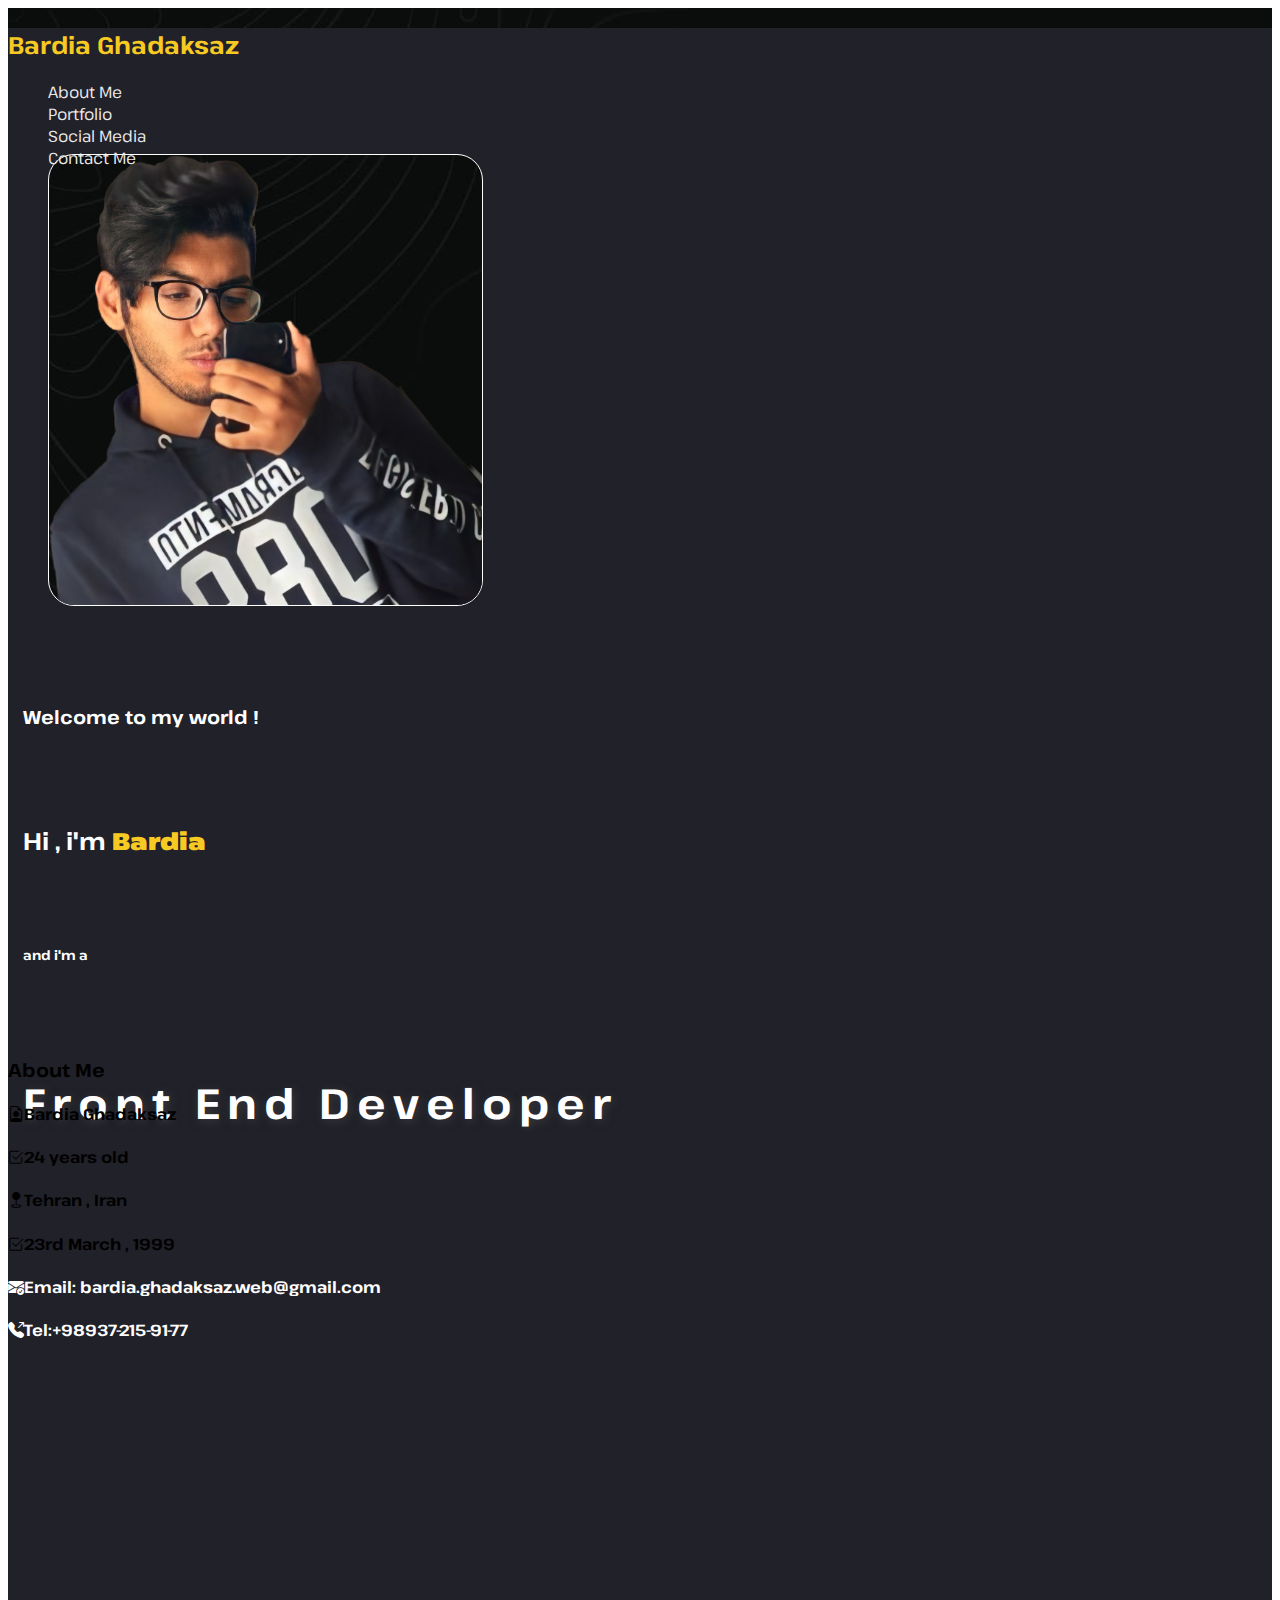
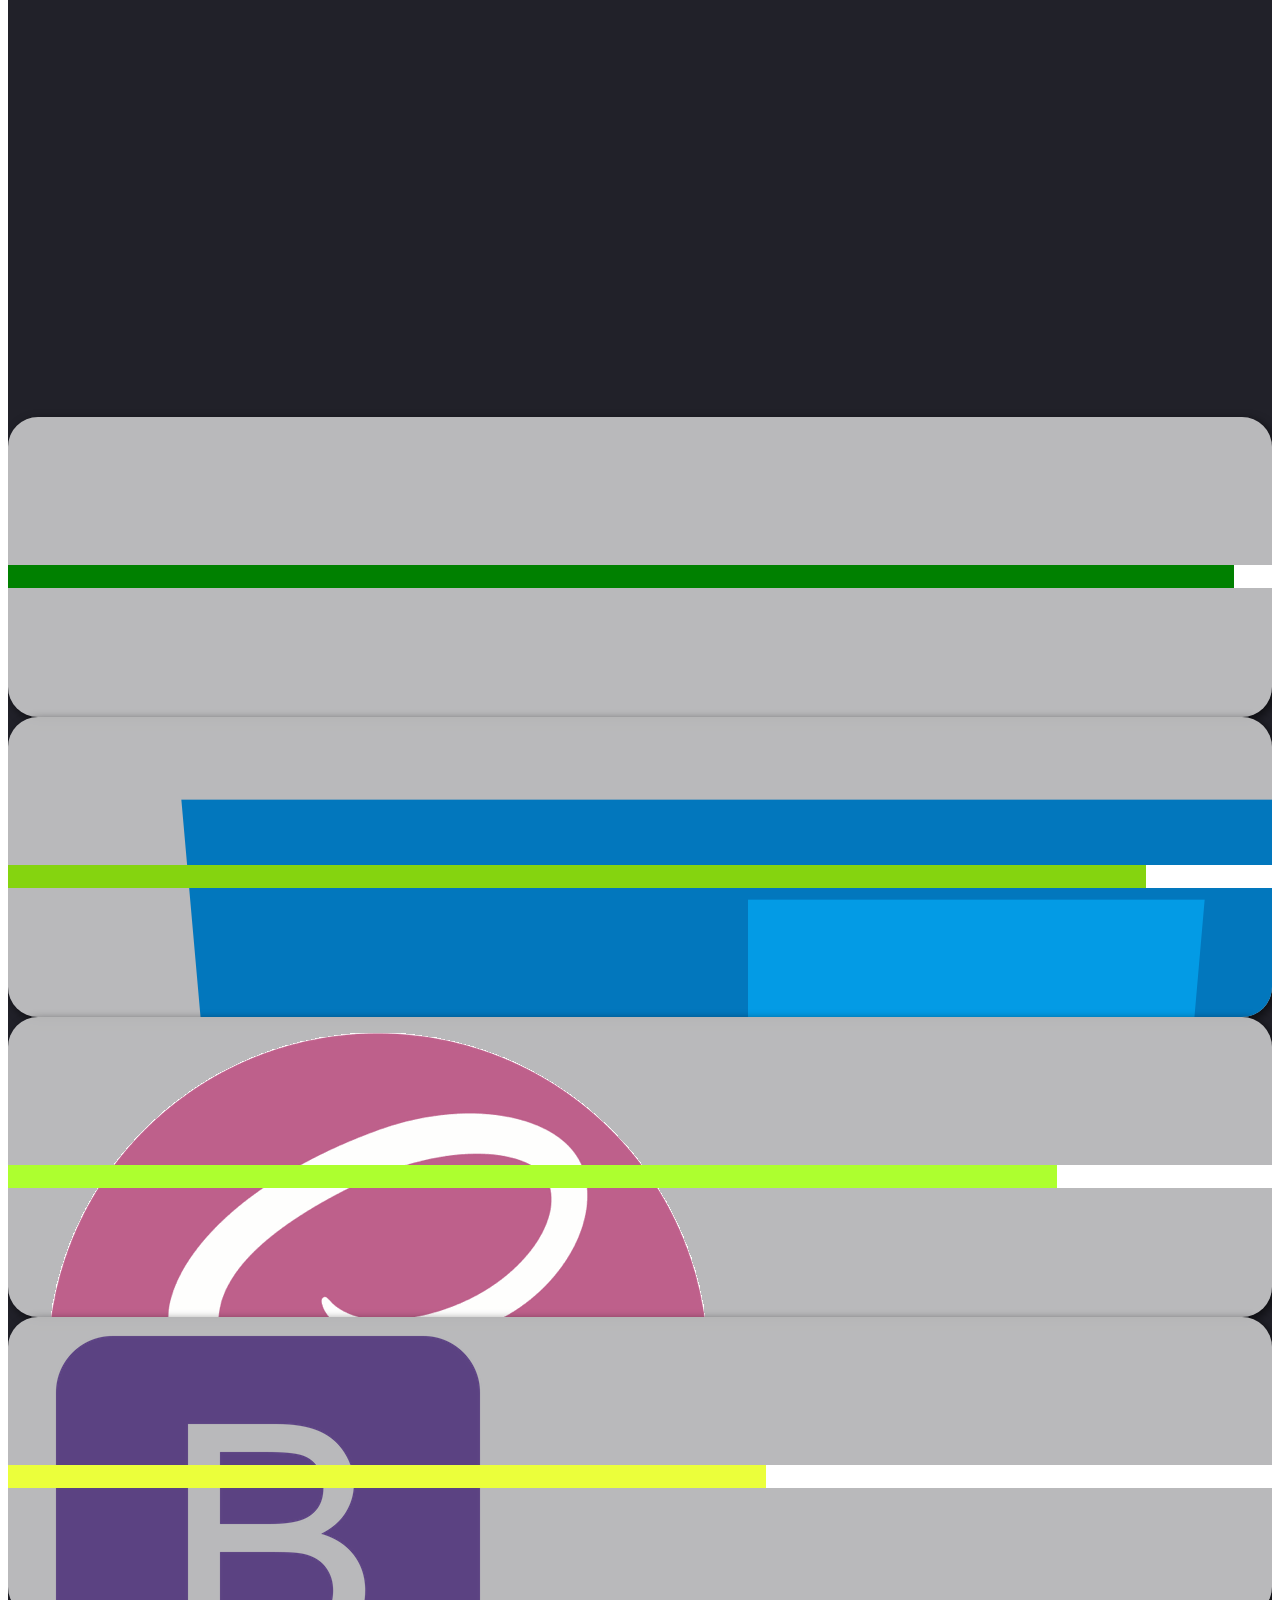
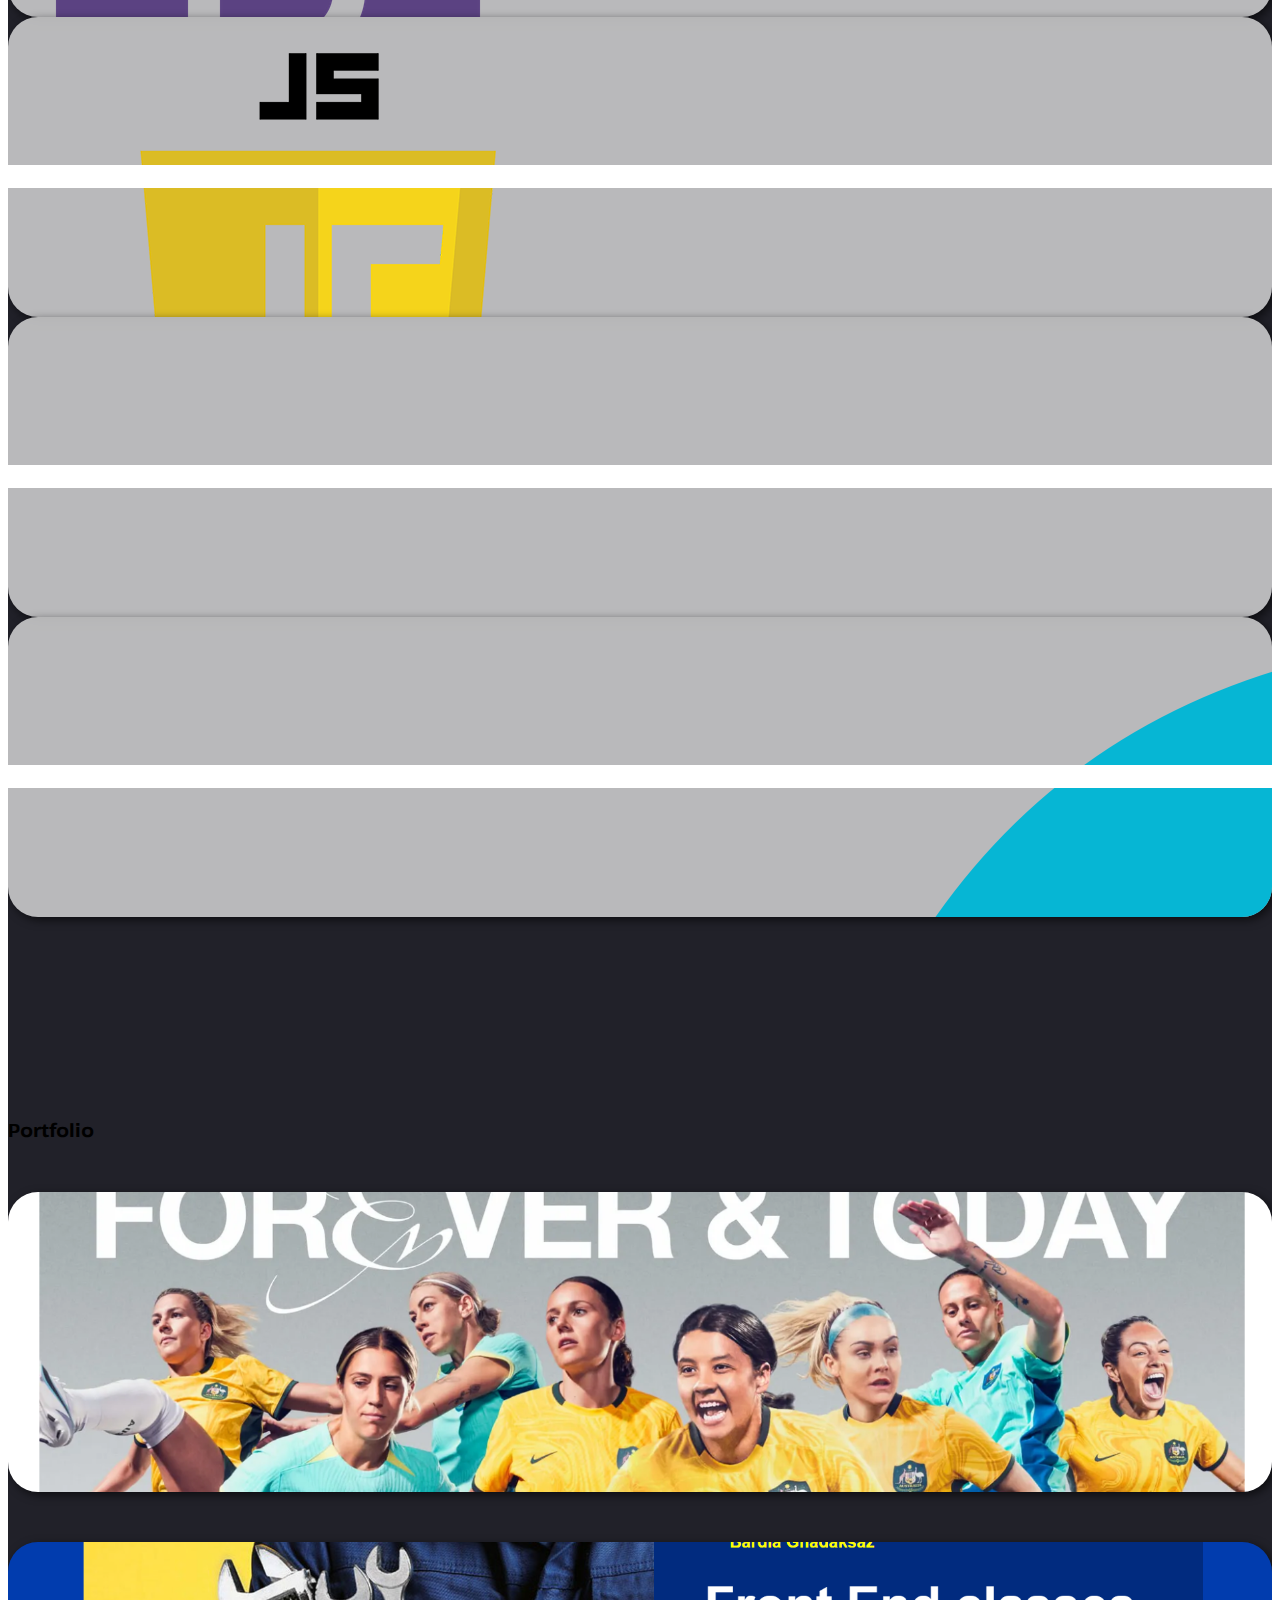
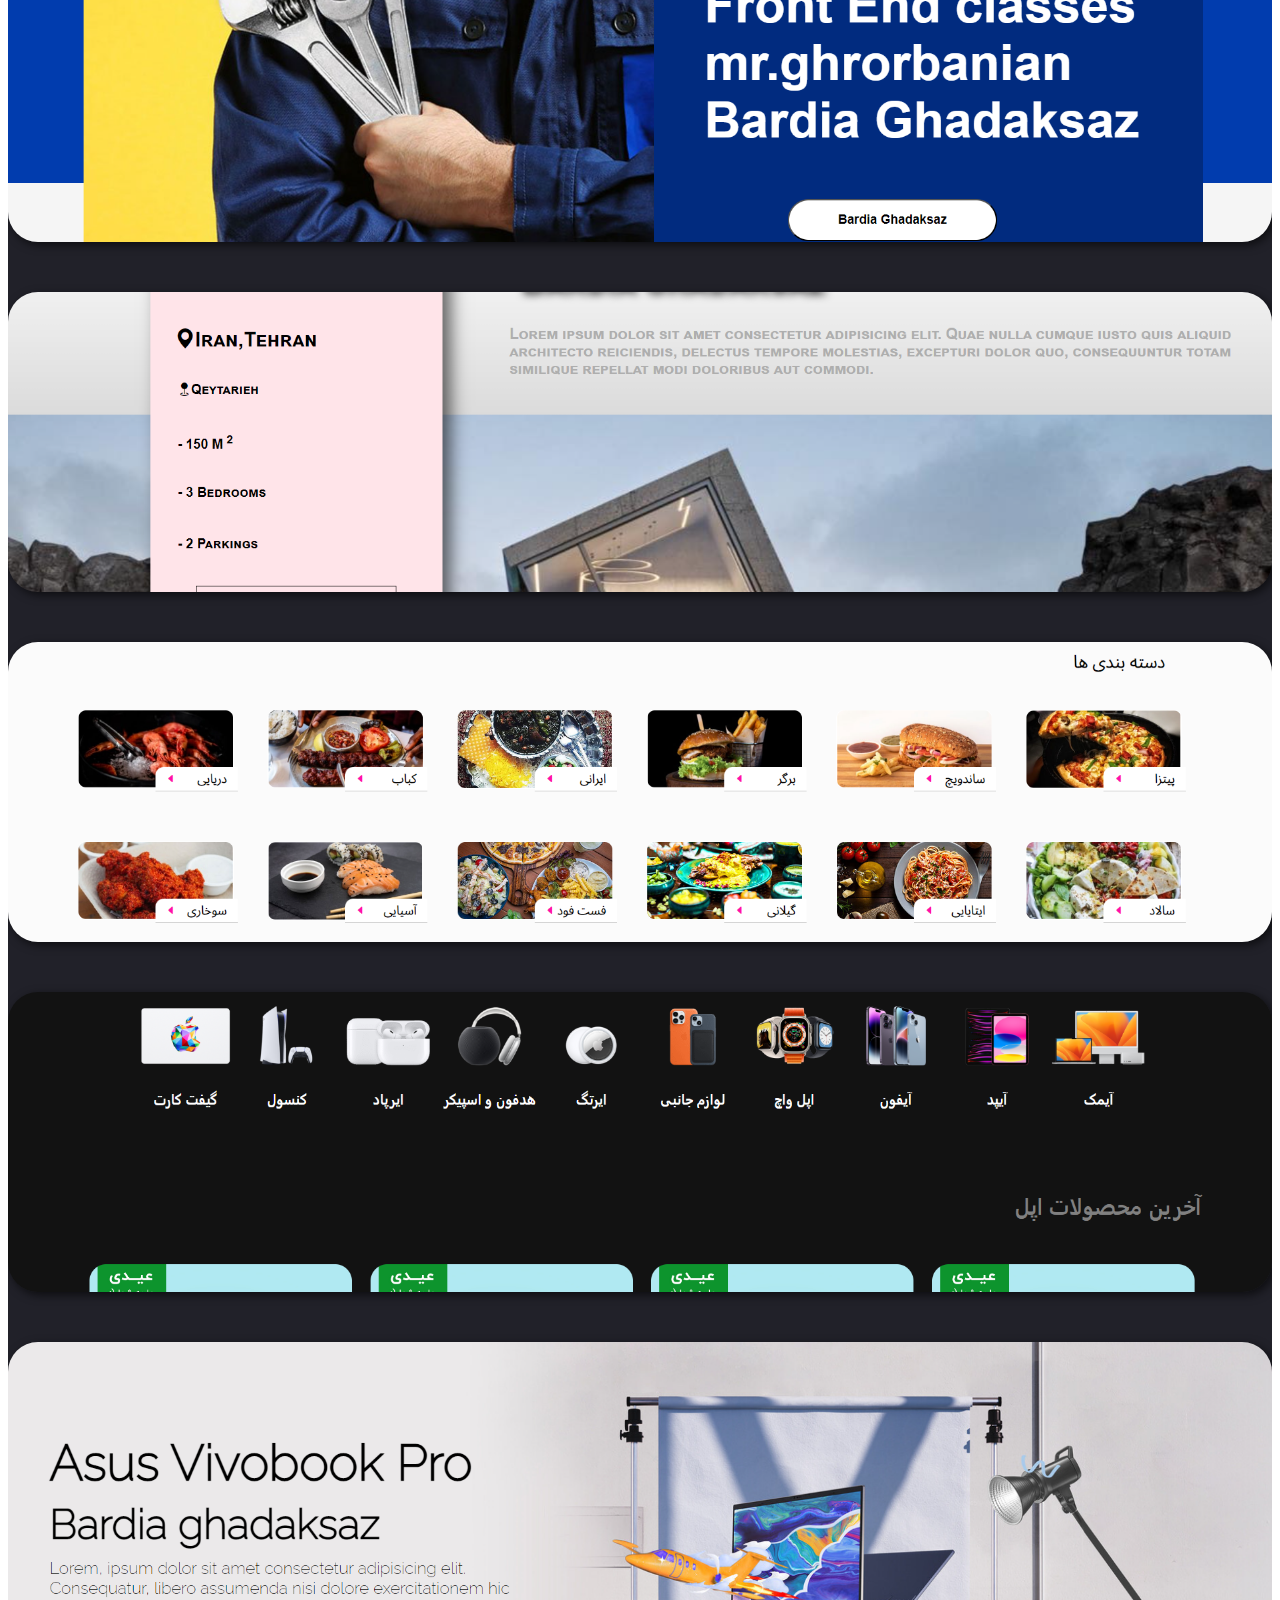
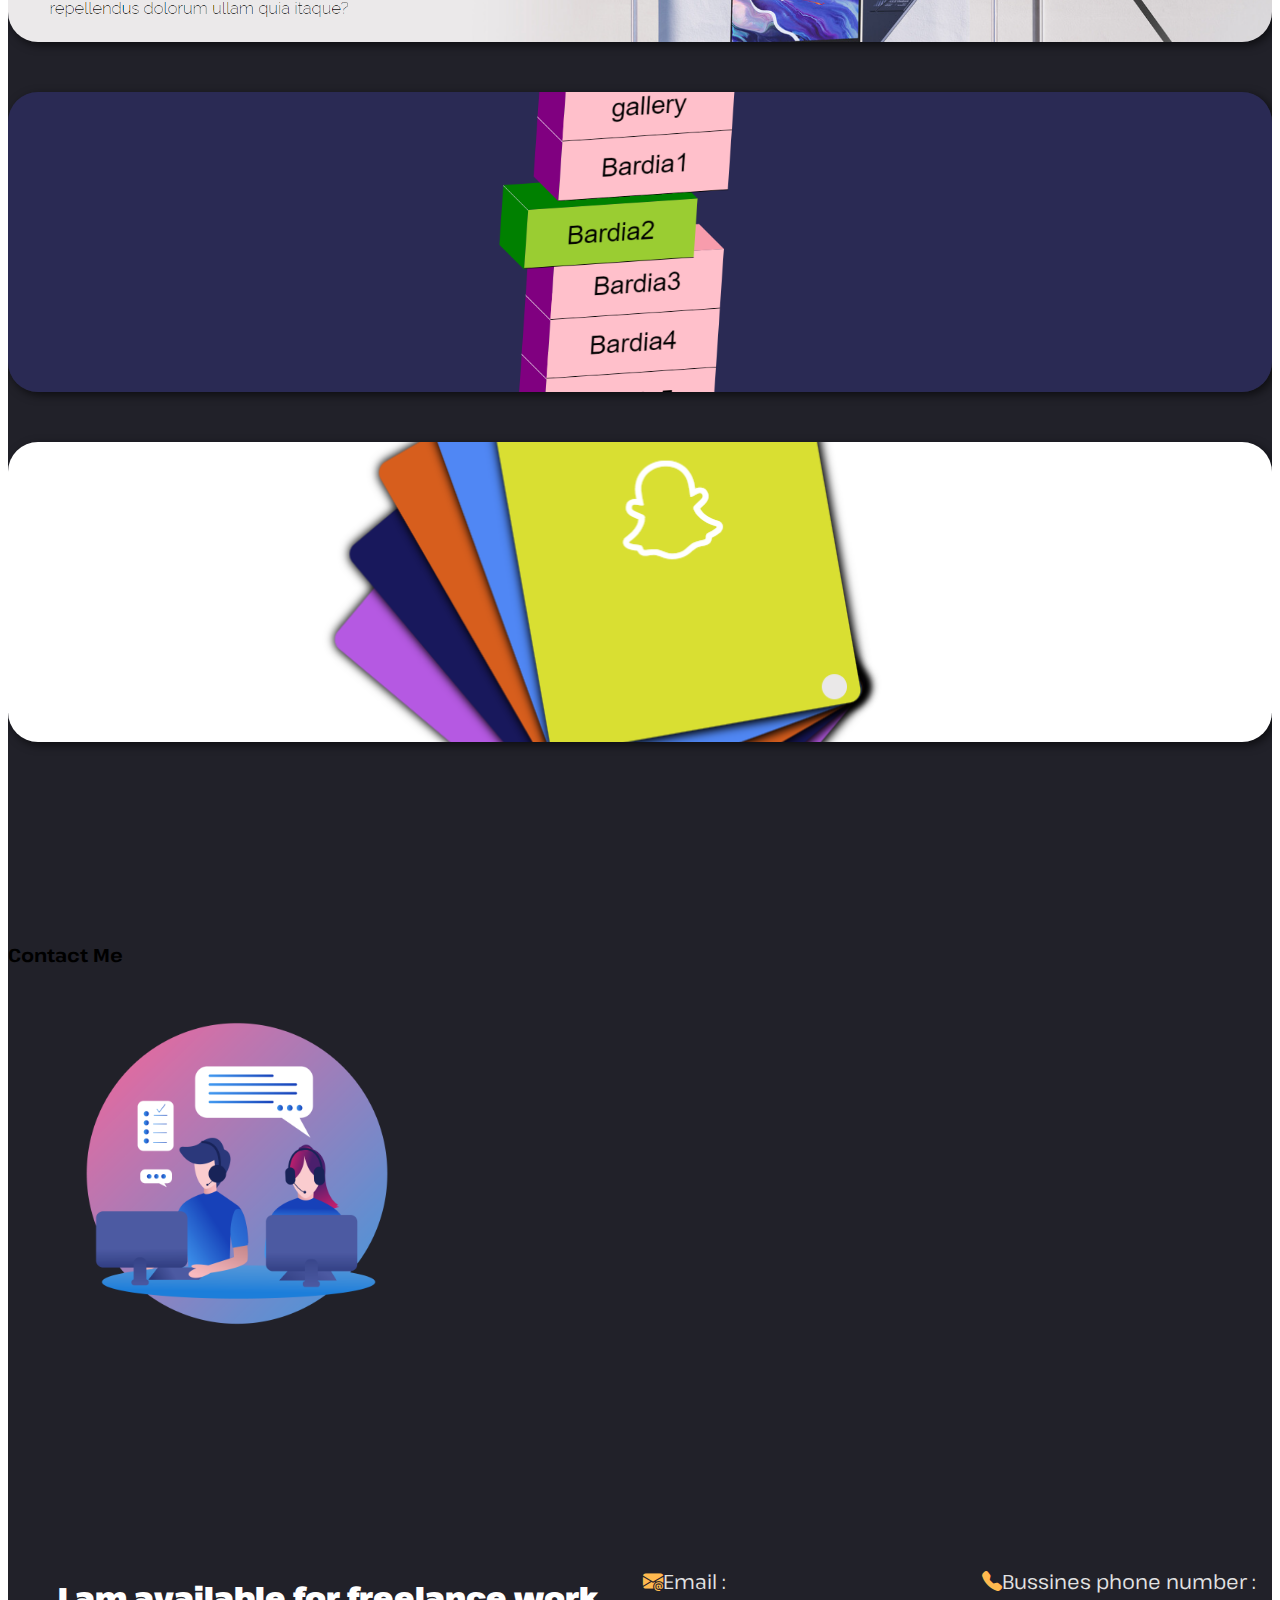
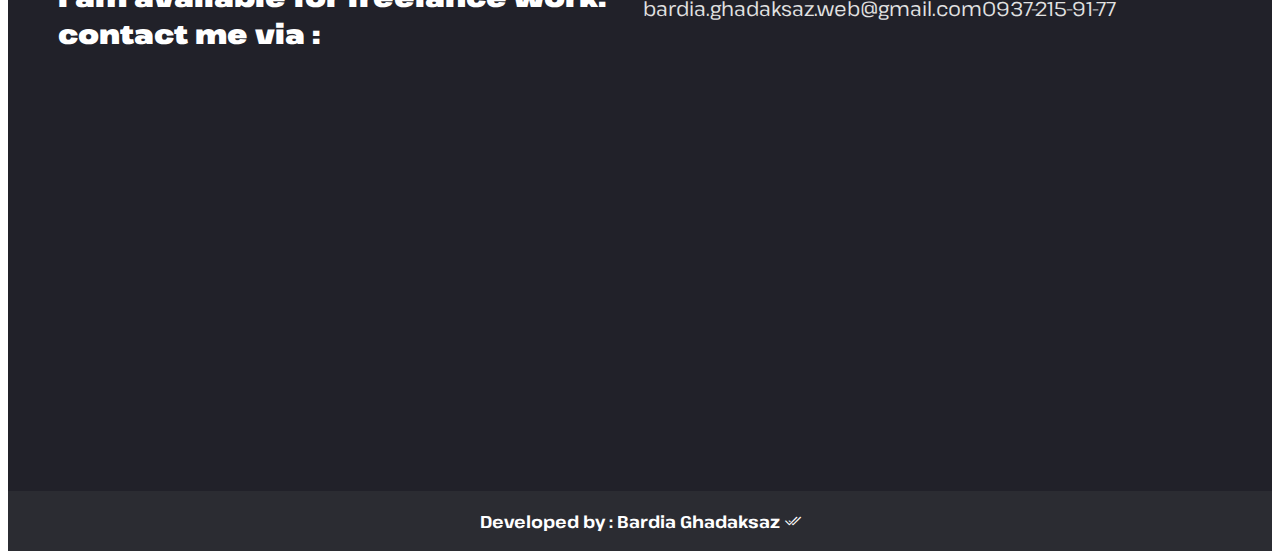
<file: index.html>
<!DOCTYPE html>
<html lang="en">
<head>
    <meta charset="UTF-8">
    <meta http-equiv="X-UA-Compatible" content="IE=edge">
    <meta name="viewport" content="width=device-width, initial-scale=1.0">
    <title>Bardia Ghadaksaz | Front End Developer</title>
    <link rel="stylesheet" href="assets/stylesheet/master.css">

    <link rel="stylesheet" href="https://cdn.jsdelivr.net/npm/bootstrap-icons@1.10.4/font/bootstrap-icons.css">

    <link href="https://cdn.jsdelivr.net/npm/bootstrap@5.3.0-alpha3/dist/css/bootstrap.min.css" rel="stylesheet" integrity="sha384-KK94CHFLLe+nY2dmCWGMq91rCGa5gtU4mk92HdvYe+M/SXH301p5ILy+dN9+nJOZ" crossorigin="anonymous">

    <link href="https://fonts.googleapis.com/css2?family=Pathway+Extreme&display=swap" rel="stylesheet">

</head>
<body>
    <div class="container-fluid col-12 p-0 bg1">
        <div class="container-fluid container-xxl col-12 p-0 bg2">
            <div class="row col-12 h-100 m-0">

                <header class="headtop col-12 d-flex  flex-wrap justify-content-evenly align-items-center  p-0">

                    <section class="col-6 col-lg-4 h-100 d-flex flex-wrap justify-content-center align-items-center">
                        <h2 class="col-12 h-100 d-flex flex-wrap justify-content-center align-items-center m-0">Bardia Ghadaksaz</h2>
                    </section>

                        <nav class="navbar col-6 col-lg-8 d-flex flex-wrap justify-content-between align-items-center  h-100 p-0">


                            <ul class="menu d-flex flex-wrap col-12 h-100 p-0 m-0">

                                <li class="d-none d-lg-flex col-lg-3 d-flex flex-wrap justify-content-center align-items-center h-100 "><a href="#aboutme" class="col-12 h-100 d-flex flex-wrap justify-content-center align-items-center ">About Me</a></li>
                                <li class="d-none d-lg-flex col-lg-3 d-flex flex-wrap justify-content-center align-items-center h-100 "><a href="#portfolio" class="col-12 h-100 d-flex flex-wrap justify-content-center align-items-center ">Portfolio</a></li>
                                <li class="d-none d-lg-flex col-lg-3 d-flex flex-wrap justify-content-center align-items-center h-100 "><a href="" class="col-12 h-100 d-flex flex-wrap justify-content-center align-items-center ">Social Media</a>
                                
                                
                                <ul class="submenu d-flex flex-wrap justify-content-center align-items-center p-0">

                                    <li class="col-12 h-100 d-flex flex-wrap p-0 justify-content-center align-items-center"><a href="https://www.instagram.com/bardia.ghadaksaz.web/"  target="_blank" class="col-12 h-100 d-flex justify-content-center align-items-center flex-wrap p-4  "><i class="bi bi-instagram pe-2"></i>instagram</a></li>
                                    <li class="col-12 h-100 d-flex flex-wrap p-0 justify-content-center align-items-center"><a href="https://www.linkedin.com/in/mohammad-ghadaksaz-63114b265/"  target="_blank" class="col-12 h-100 d-flex justify-content-center align-items-center flex-wrap p-4  "><i class="bi bi-linkedin pe-2"></i>Linkedin</a></li>
                                    <li class="col-12 h-100 d-flex flex-wrap p-0 justify-content-center align-items-center"><a href="https://github.com/mohammad-ghadaksaz"  target="_blank" class="col-12 h-100 d-flex justify-content-center align-items-center flex-wrap p-4  "><i class="bi bi-github pe-2"></i>GitHub</a></li>



                                </ul>
                                
                                
                                
                                
                                
                                </li>
                                <li class="col-12 col-lg-3 d-flex flex-wrap justify-content-center align-items-center h-100 "><a href="#contactme" class="col-12 h-100 d-flex flex-wrap justify-content-center align-items-center ">Contact Me</a></li>

                            </ul>







                        </nav>

                </header>

            <!-- header end  -->

             <!-- slide -->

             <div class="row h-100 col-12 p-0 m-0">
                <div class="slide h-100 col-12 m-0">
                    <div class="row h-100 col-12 p-0">

                        <figure class="d-none d-lg-flex col-lg-5 justify-content-center mt-5 p-2">

                            <img src="assets/img/Image.png" alt="mypicture" class="object-fit-cover">

                        </figure>


                        <section class="col-12 col-lg-7 d-flex justify-content-center mt-5 flex-wrap">
                            <h3 class="col-12 d-flex flex-wrap  justify-content-center m-0">Welcome to my world !
                            </h3>
                            <h2 class="col-12 d-flex flex-wrap  justify-content-center m-0">Hi , i'm <strong
                                    class="ps-2 ms-1">Bardia</strong> </h2>

                            <h5 class="col-12 d-flex flex-wrap  justify-content-center m-0">and i'm a </h5>
                            <h1 class="col-12 d-flex flex-wrap  justify-content-start m-0">Front End Developer</h1>
                        </section>




                    </div>
                </div>
            </div>
            <!-- slide-end  -->


            <!-- about  -->
            <div class="row h-100 col-12 p-0 my-5 m-0 abt d-flex flex-wrap justify-content-center align-items-center">

                <section class="col-12 h-100 d-flex flex-wrap justify-content-center align-items-center   ">

                    <h3 class="col-12 h-25 text-white d-flex flex-wrap justify-content-center align-items-center my-5" id="aboutme">About Me</h3>

                    <h4 class=" col-12 col-md-6 d-flex p-3 flex-wrap
                     justify-content-center align-items-center  text-white h-50"><i class="bi bi-file-earmark-person pe-2"></i>Bardia Ghadaksaz</h4>
                    <h4 class=" col-12 col-md-6 d-flex p-3 flex-wrap
                     justify-content-center align-items-center  text-white h-50"><i class="bi bi-check2-square pe-2"></i>24 years old</h4>
                    <h4 class=" col-12 col-md-6 d-flex p-3 flex-wrap
                     justify-content-center align-items-center  text-white h-50"><i class="bi bi-geo-fill pe-2"></i>Tehran , Iran</h4>
                    <h4 class=" col-12 col-md-6 d-flex p-3 flex-wrap
                     justify-content-center align-items-center  text-white h-50"><i class="bi bi-check2-square pe-2"></i>23rd March , 1999</h4>
                    <h4 class=" col-12 col-md-6 d-flex ms-5 ms-md-1 p-3 flex-wrap
                     justify-content-center align-items-center  text-white h-50"><a href="mailto:bardia.ghadaksaz.web@gmail.com"><i class="bi bi-envelope-check-fill pe-2"></i>Email: bardia.ghadaksaz.web@gmail.com</a></h4>
                    <h4 class=" col-12 col-md-6 d-flex p-3 flex-wrap
                     justify-content-center align-items-center  text-white h-50"><a href="tel:00989372159177"><i class="bi bi-telephone-outbound-fill pe-2"></i>Tel:+98937-215-91-77 </a> </h4>

                </section>

                    


                <section
                                class="skills col-12 d-flex  flex-wrap align-content-between justify-content-center  p-0">

                                <div class="box col-6 col-lg-4  m-2">

                                    <figure class="col-12 d-flex justify-content-center h-50">
                                        <img src="assets/img/logos/Html-logo.png" alt=""
                                            class="h-75 p-1 object-fit-cover">
                                    </figure>

                                    <h3 class="col-12 d-flex justify-content-center align-items-center h-25">HTML</h3>
                                    <h5 class="col-12 d-flex
                                     justify-content-center align-items-start h-25">97%</h5>

                                </div>
                                <div class="box col-6 col-lg-4  m-2">

                                    <figure class="col-12 d-flex justify-content-center h-50">
                                        <img src="assets/img/logos/CSS-logo.png" alt=""
                                            class="h-75 p-1 object-fit-cover">
                                    </figure>

                                    <h3 class="col-12 d-flex justify-content-center align-items-center h-25">CSS</h3>
                                    <h5 class="col-12 d-flex
                                     justify-content-center align-items-start h-25">92%</h5>

                                </div>
                                <div class="box col-6 col-lg-4  m-2">

                                    <figure class="col-12 d-flex justify-content-center h-50">
                                        <img src="assets/img/logos/SASS-logo.png" alt=""
                                            class="h-75 p-1 object-fit-cover">
                                    </figure>

                                    <h3 class="col-12 d-flex justify-content-center align-items-center h-25">SASS</h3>
                                    <h5 class="col-12 d-flex
                                     justify-content-center align-items-start h-25">83%</h5>

                                </div>
                                <div class="box col-6 col-lg-4 m-2">

                                    <figure class="col-12 d-flex justify-content-center h-50">
                                        <img src="assets/img/logos/pngaaa.com-3801771.png" alt=""
                                            class="h-75 p-1 object-fit-cover">
                                    </figure>

                                    <h3 class="col-12 d-flex justify-content-center align-items-center h-25">BootStrap
                                    </h3>
                                    <h5 class="col-12 d-flex
                                     justify-content-center align-items-start h-25">60%</h5>

                                </div>

                                <div class="box col-6 col-lg-4  m-2">

                                    <figure class="col-12 d-flex justify-content-center h-50">
                                        <img src="assets/img/logos/js-logo.png" alt=""
                                            class="h-75 p-1 object-fit-cover">
                                    </figure>

                                    <h3 class="col-12 d-flex justify-content-center align-items-center h-25">JAVA SCRIPT
                                    </h3>
                                    <h5 class="col-12 d-flex
                                     justify-content-center align-items-start h-25">LOADING%</h5>

                                </div>

                                <div class="box col-6 col-lg-4  m-2">

                                    <figure class="col-12 d-flex justify-content-center h-50">
                                        <img src="assets/img/logos/React-logo.png" alt=""
                                            class="h-75 p-1 object-fit-cover">
                                    </figure>

                                    <h3 class="col-12 d-flex justify-content-center align-items-center h-25">REACT JS
                                    </h3>
                                    <h5 class="col-12 d-flex
                                     justify-content-center align-items-start h-25">LOADING%</h5>

                                </div>

                                <div class="box col-6 col-lg-4  m-2">

                                    <figure class="col-12 d-flex justify-content-center h-50">
                                        <img src="assets/img/logos/Tailwind-logo.png" alt=""
                                            class="h-75 p-1 object-fit-cover">
                                    </figure>

                                    <h3 class="col-12 d-flex justify-content-center align-items-center h-25">TAILWIND
                                    </h3>
                                    <h5 class="col-12 d-flex
                                     justify-content-center align-items-start h-25">LOADING%</h5>

                                </div>
                            </section>

            </div>


            <!-- portfolio  -->

            <div class="row h-100 col-12 p-0 ms-0 me-0  prt d-flex flex-wrap justify-content-around align-content-between" id="portfolio">

                <h3 class="col-12 h-25 text-white d-flex flex-wrap justify-content-center align-items-center mb-5" >Portfolio</h3>


                <div class="box col-6 col-lg-3  m-2">


                    <h5>Nike Australia</h5>
                    <button><a href="assets/pages/nike/index.html" target="_blank">Visit</a></button>
                    
                </div>
    
                <div class="box col-6 col-lg-3  m-2">


                    <h5>Engineering template</h5>
                    <button><a href="assets/pages/mechaninc/index.html" target="_blank">Visit</a></button>
    
                </div>
    
                <div class="box col-6 col-lg-3  m-2">


                    <h5>Real State</h5>
                    <button><a href="assets/pages/realstate/index.html" target="_blank">Visit</a></button>
    
                </div>
    
                <div class="box col-6 col-lg-3  m-2">


                    <h5>Snapp Food</h5>
                    <button><a href="assets/pages/snappfood/index.html" target="_blank">Visit</a></button>
    
                </div>
    
                <div class="box col-6 col-lg-3  m-2">


                    <h5>Apple-Nic</h5>
                    <button><a href="assets/pages/applenic/index.html" target="_blank">Visit</a></button>
    
                </div>
    
                <div class="box col-6 col-lg-3  m-2">


                    <h5>Asus</h5>
                    <button><a href="assets/pages/asus/index.html" target="_blank">Visit</a></button>
    
                </div>
    
                <div class="box col-6 col-lg-3  m-2">


                    <h5>Menu trick</h5>
                    <button><a href="assets/pages/tricks/index-menu-trick.html" target="_blank">Visit</a></button>
    
                </div>


                <div class="box col-6 col-lg-3  m-2">


                    <h5>Cards trick </h5>
                    <button><a href="assets/pages/tricks/index4-cards.html" target="_blank">Visit</a></button>
    
                </div>



            </div>


                <!-- contact -->

                <div class="row h-100 col-12 p-0 ms-0 me-0 mt-5  cnt d-flex flex-wrap justify-content-around align-content-between" id="contactme">

                    <h3 class="col-12 h-25 text-white d-flex flex-wrap justify-content-center align-items-center mb-2 mt-3" >Contact Me</h3>


                        <figure class="col-6 d-flex flex-wrap justify-content-center align-items-center">
                            <img src="assets/img/contact.png" alt="">
                        </figure>

                        <section class="available col-12  d-flex flex-wrap justify-content-center ms-0">

                            <p class="col-12 text-center text-capitalize">
                                I am available for freelance work. contact me via :
                            </p>
                            <h4 class="col-12 d-flex justify-content-center mt-3"><i class="bi bi-envelope-at-fill pe-3"></i><a
                                    href="mailto:bardia.ghadaksaz.web@gmail.com">Email :
                                    bardia.ghadaksaz.web@gmail.com</a></h4>
                            <h4 class="col-12  d-flex justify-content-center mt-3"><i class="bi bi-telephone-fill pe-3"></i><a
                                    href="tel:00989372159177">Bussines phone number : 0937-215-91-77</a></h4>


                        </section>

                        

            </div>




<!-- footer  -->
            <div class="row h-100 col-12 p-0 ms-0 me-0 mt-5 d-flex flex-wrap justify-content-around align-content-between">
                <div class="foot col-12 h-100 me-0">
                    
                        <footer class="m-0 p-0">
                            <h4 class="col-12 d-flex justify-content-center align-items-center">Developed by : Bardia Ghadaksaz <i class="bi bi-check2-all ps-3"></i></h4>
                        </footer>
                    
                </div>
            </div>







            </div>
        </div>
    </div>
</body>
</html>
</file>
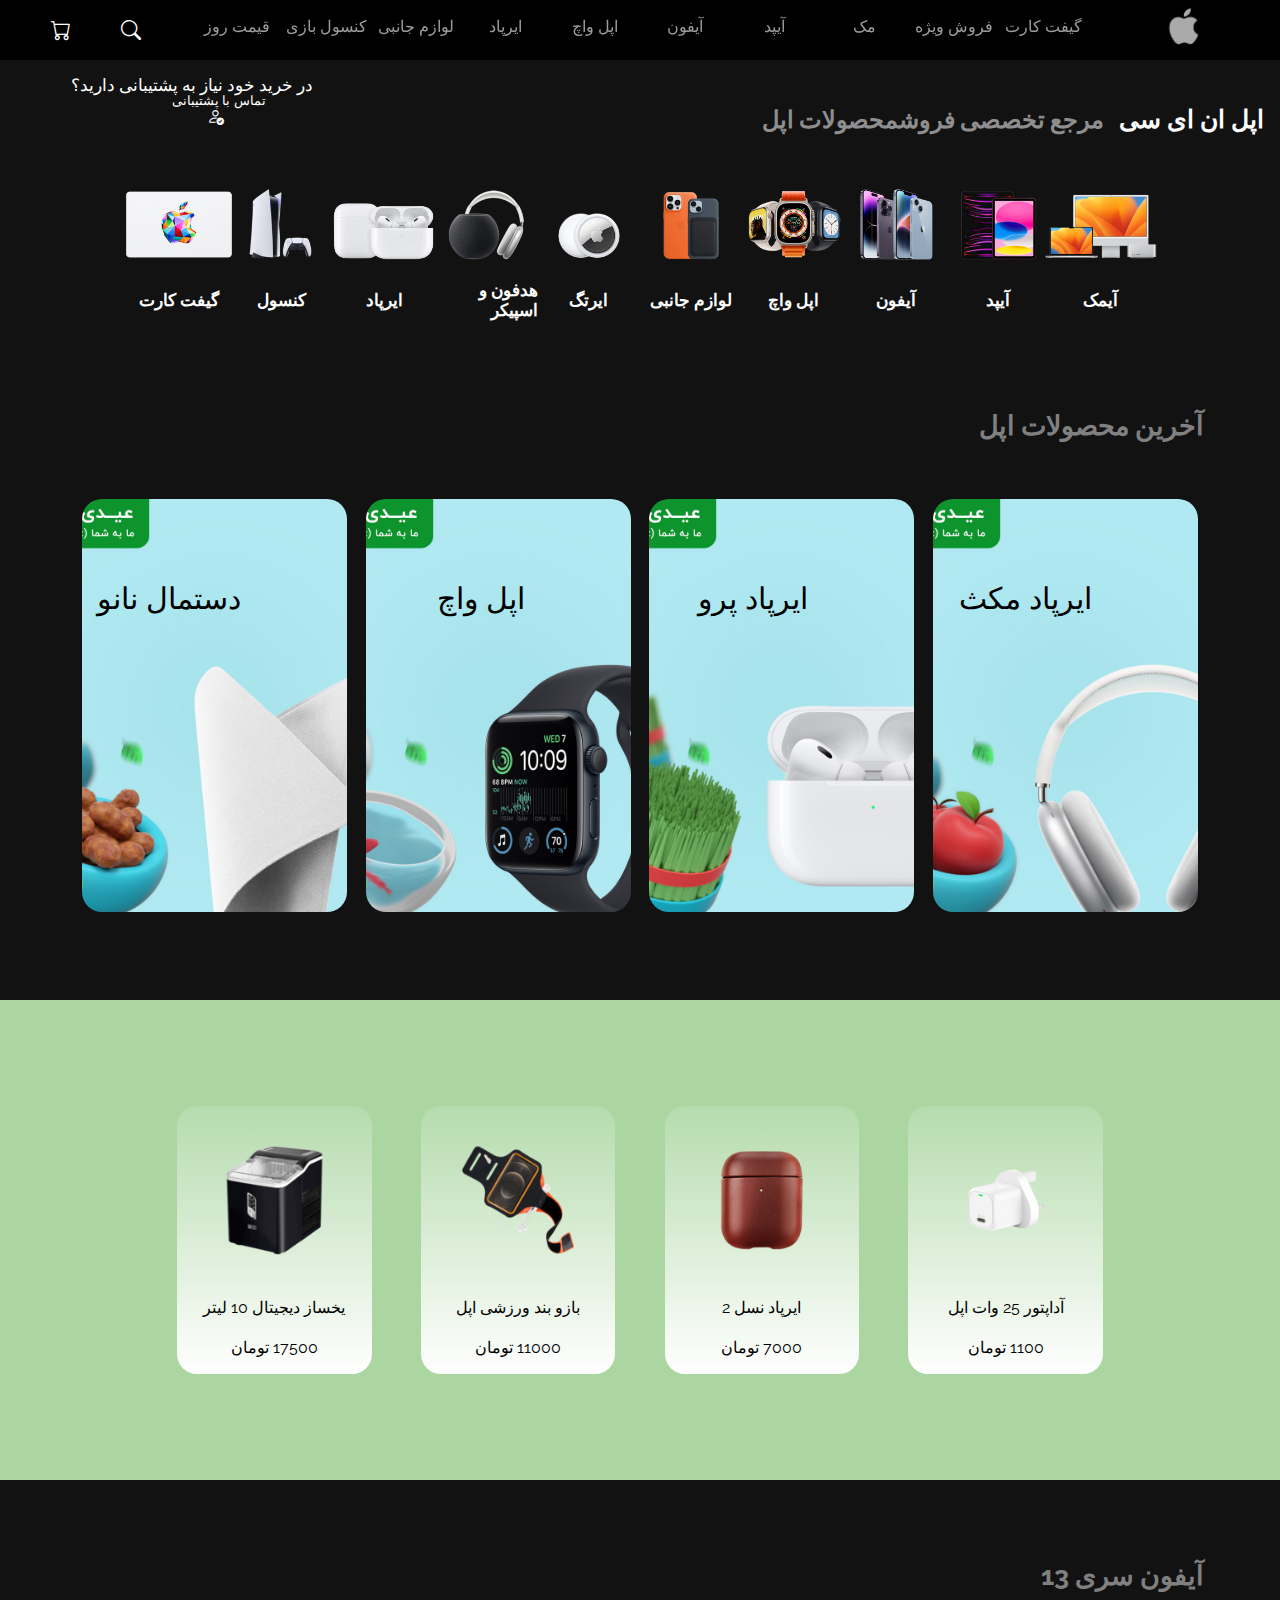
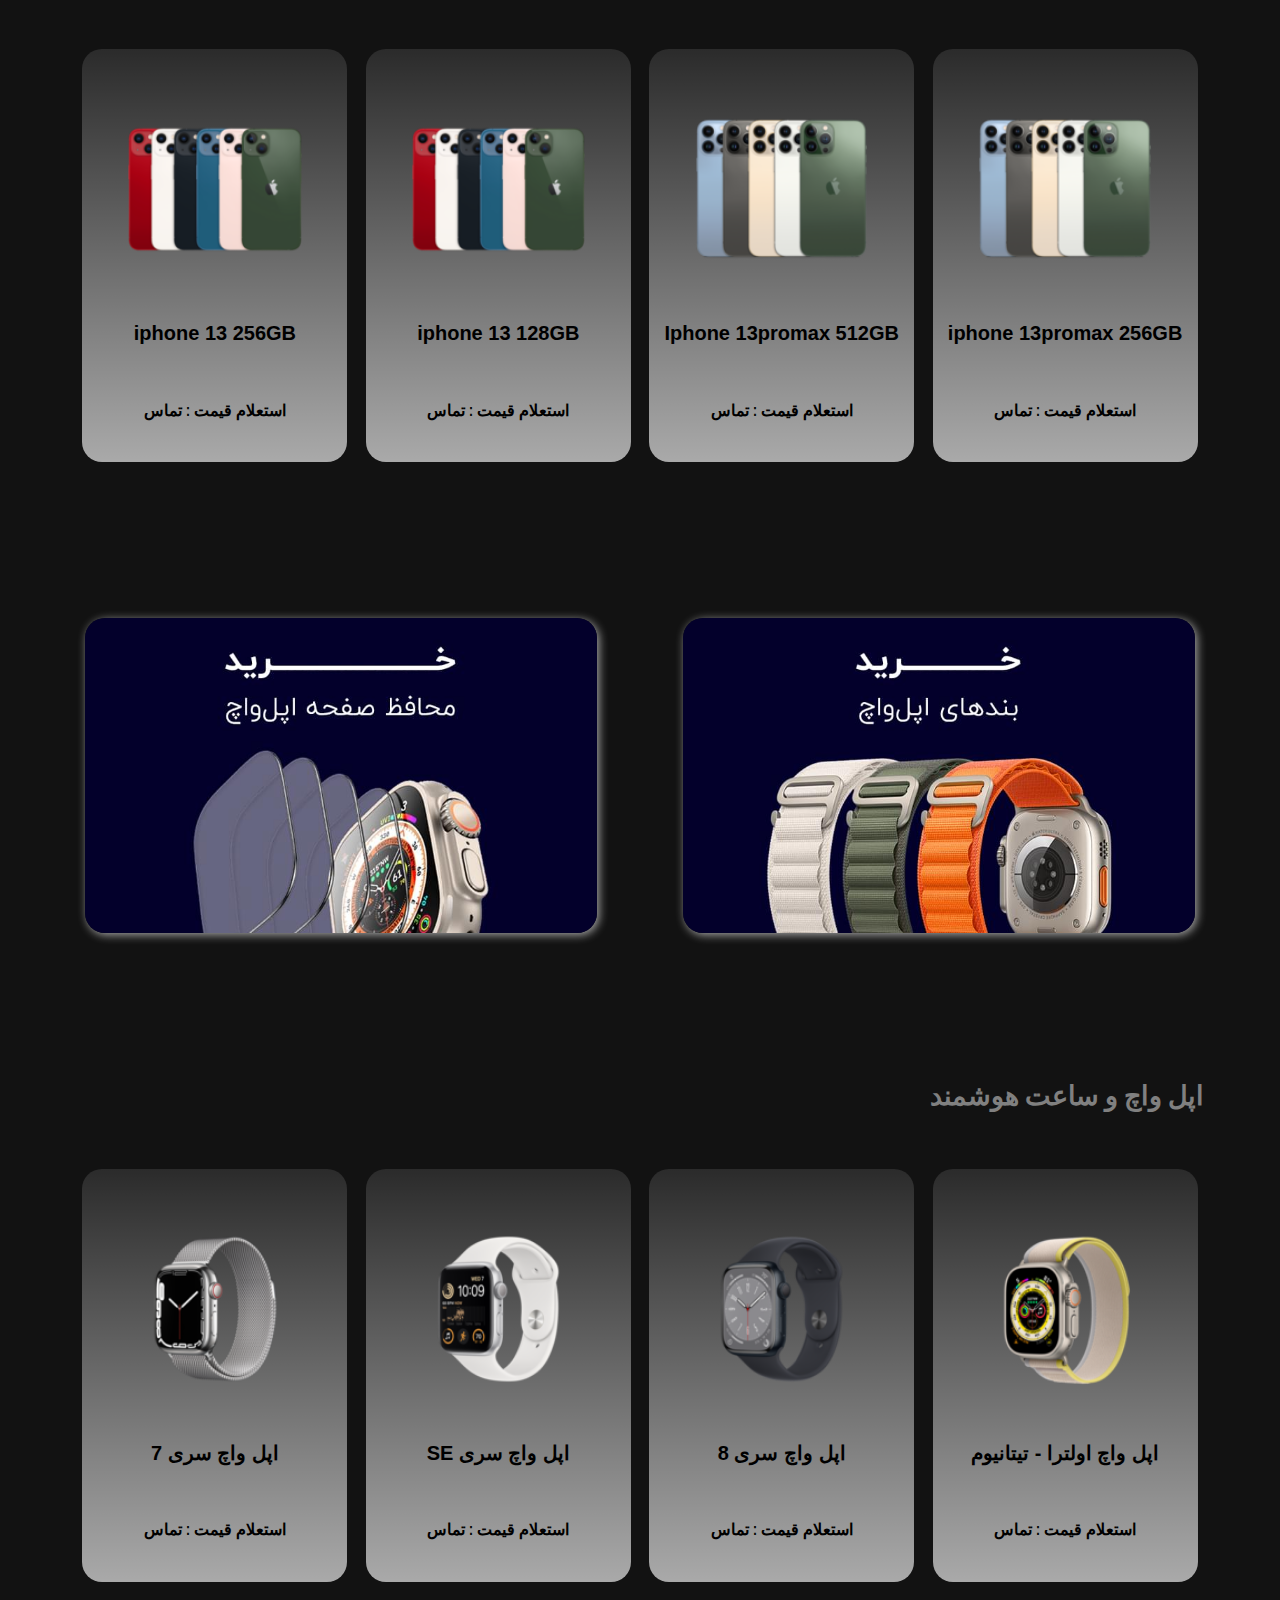
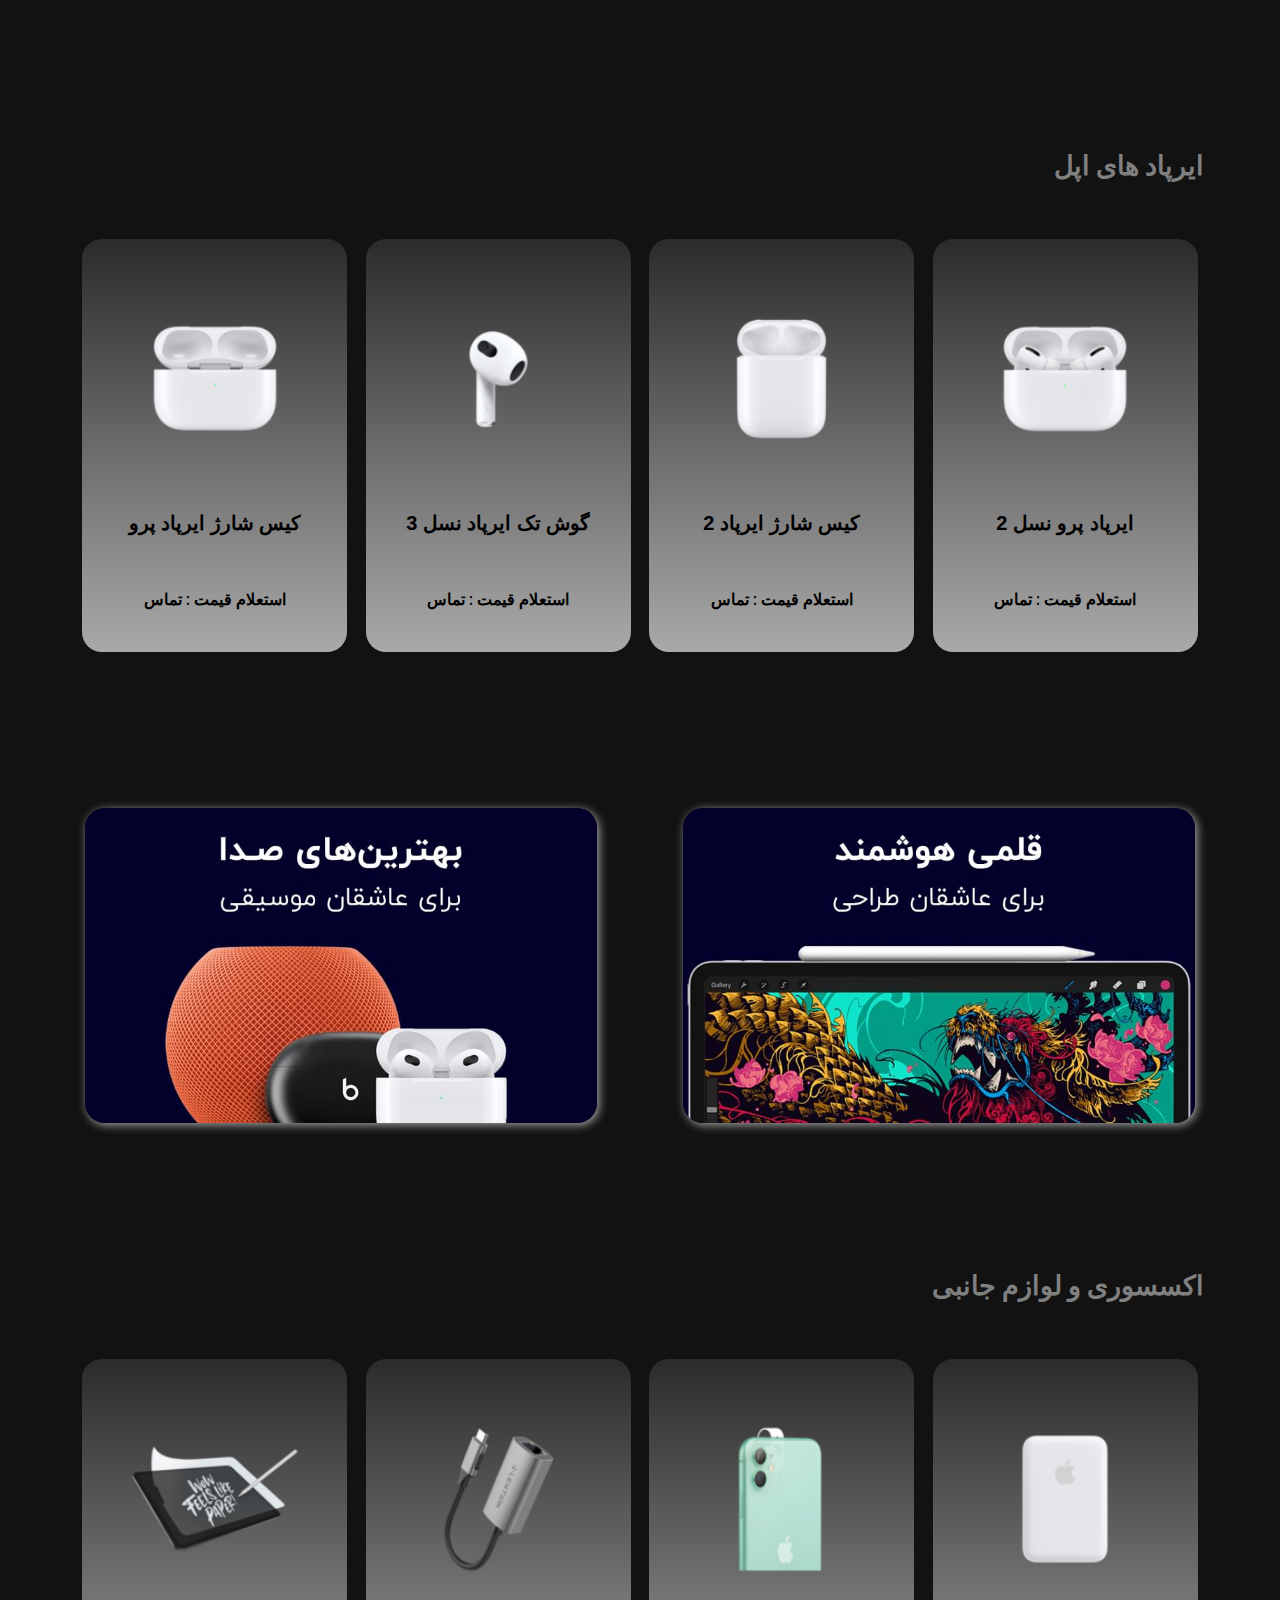
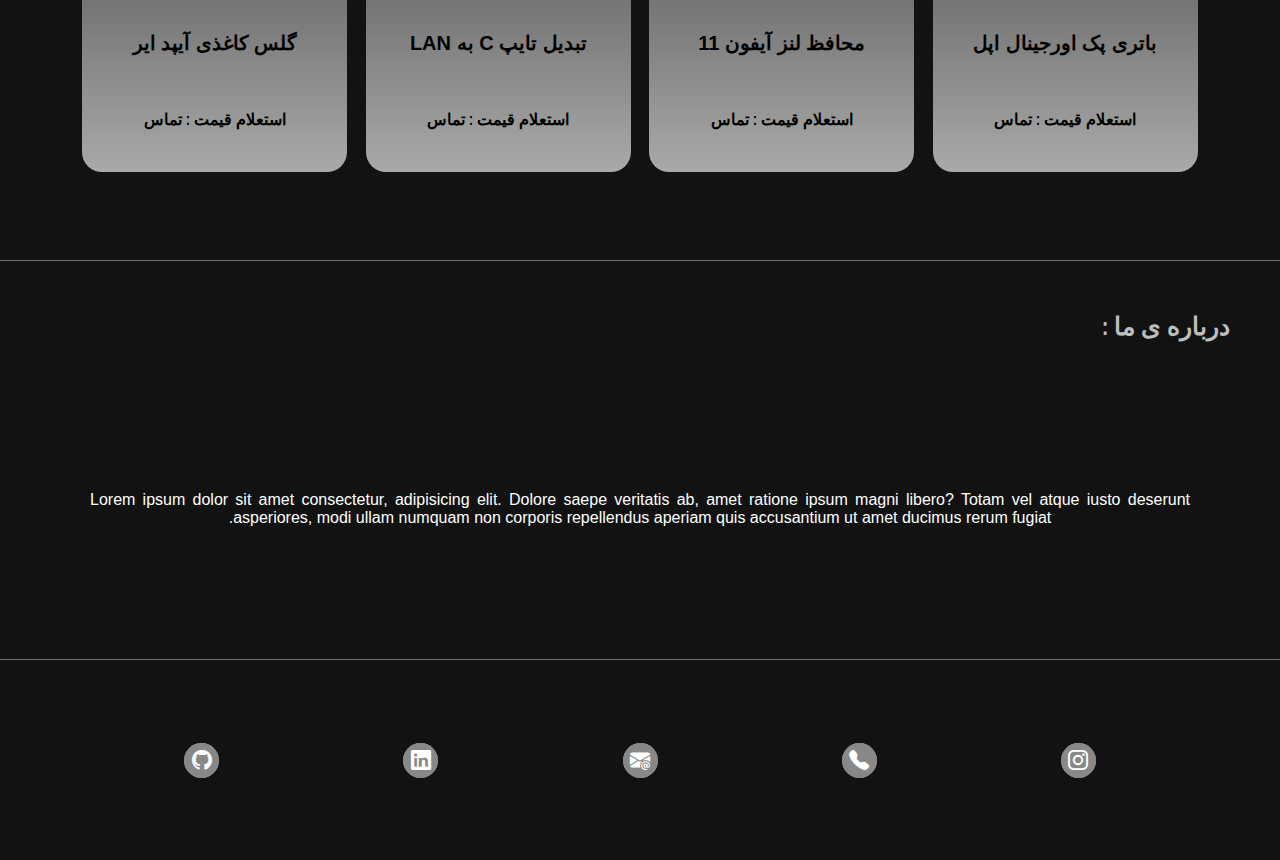
<file: assets/pages/applenic/index.html>
<!DOCTYPE html>
<html lang="fa" dir="rtl">

<head>
    <meta charset="UTF-8">
    <meta http-equiv="X-UA-Compatible" content="IE=edge">
    <meta name="viewport" content="width=device-width, initial-scale=1.0">
    <title>اپل ان ای سی |خرید اینترنتی محصولات اپل</title>
    <link rel="stylesheet" href="assets/stylesheet/master.css">
    <link rel="stylesheet" href="https://cdn.jsdelivr.net/npm/bootstrap-icons@1.10.3/font/bootstrap-icons.css">
    <link rel="preconnect" href="https://fonts.googleapis.com">
    <link rel="preconnect" href="https://fonts.gstatic.com" crossorigin>
    <link href="https://fonts.googleapis.com/css2?family=Noto+Sans+Arabic:wght@300&family=Raleway:wght@200&display=swap"
        rel="stylesheet">
</head>

<body>
    <main>
        <header>
            <section>
                <figure>
                    <img src="assets/image/nav/Apple-logo.png" alt="">
                </figure>
            </section>
            <nav>
                <ul>
                    <li><a href="">گیفت کارت</a></li>
                    <li><a href="">فروش ویژه</a></li>
                    <li><a href="">مک</a></li>
                    <li><a href="">آیپد</a></li>
                    <li><a href="">آیفون</a></li>
                    <li><a href="">اپل واچ</a></li>
                    <li><a href="">ایرپاد</a></li>
                    <li><a href="">لوازم جانبی</a></li>
                    <li><a href="">کنسول بازی</a></li>
                    <li><a href="">قیمت روز</a></li>
                </ul>
            </nav>
            <div>
                <i class="bi bi-search"></i>
                <i class="bi bi-cart"></i>
            </div>
        </header>

        <section class="menu">
            <h2>
                اپل ان ای سی
                <strong>
                    مرجع تخصصی فروشمحصولات اپل
                </strong>
            </h2>
            <div class="para">
                <p>
                    در خرید خود نیاز به پشتیبانی دارید؟ 
                    <button>
                        تماس با پشتیبانی<i class="bi bi-person-check"></i>
                    </button>
                </p>
            </div>
            <div class="list">
                <div>
                    <figure>
                        <img src="assets/image/nav/mac.webp" alt="">
                    </figure>
                    <h3>آیمک</h3>
                </div>
                <div>
                    <figure>
                        <img src="assets/image/nav/ipad.webp" alt="">
                    </figure>
                    <h3>آیپد</h3>
                </div>
                <div>
                    <figure>
                        <img src="assets/image/nav/iphone.webp" alt="">
                    </figure>
                    <h3>آیفون</h3>
                    
                </div>
                <div>
                    <figure>
                        <img src="assets/image/nav/iwatch.webp" alt="">
                    </figure>
                    <h3>اپل واچ</h3>
                </div>
                <div>
                    <figure>
                        <img src="assets/image/nav/accessoeies.webp" alt="">
                    </figure>
                    <h3>لوازم جانبی</h3>
                </div>
                <div>
                    <figure>
                        <img src="assets/image/nav/airtag.webp" alt="">
                    </figure>
                    <h3>ایرتگ</h3>
                </div>
                <div>
                    <figure>
                        <img src="assets/image/nav/h.p-and-speaker.webp" alt="">
                    </figure>
                    <h3>هدفون و اسپیکر</h3>
                </div>
                <div>
                    <figure>
                        <img src="assets/image/nav/airpods.webp" alt="">
                    </figure>
                    <h3>ایرپاد</h3>
                </div>
                <div>
                    <figure>
                        <img src="assets/image/nav/console.webp" alt="">
                    </figure>
                    <h3>کنسول </h3>
                </div>
                <div>
                    <figure>
                        <img src="assets/image/nav/giftcard.webp" alt="">
                    </figure>
                    <h3>گیفت کارت</h3>
                </div>
            </div>
        </section>
        <section class="container">
            <h2>آخرین محصولات اپل</h2>
            <div>
                <h4>ایرپاد مکث</h4>
            </div>
            <div>
                <h4>ایرپاد پرو</h4>
            </div>
            <div>
                <h4>اپل واچ</h4>
            </div>
            <div>
                <h4>دستمال نانو</h4>
            </div>
        </section>
        <section class="green">
            <div class="box">
                <div>
                    <figure>
                        <img src="assets/image/body/greenbox/25w.webp" alt="">
                    </figure>
                    <figcaption>آداپتور 25 وات اپل</figcaption>
                    <span>1100 تومان</span>
                </div>
                <div>
                    <figure>
                        <img src="assets/image/body/greenbox/airpod.webp" alt="">
                    </figure>
                    <figcaption>ایرپاد نسل 2</figcaption>
                    <span>7000 تومان</span>
                </div>
                <div>
                    <figure>
                        <img src="assets/image/body/greenbox/bazuband.webp" alt="">
                    </figure>
                    <figcaption>بازو بند ورزشی اپل
                    </figcaption>
                    <span>11000 تومان</span>
                </div>
                <div>
                    <figure>
                        <img src="assets/image/body/greenbox/icemaker.webp" alt="">
                    </figure>
                    <figcaption>یخساز دیجیتال  10 لیتر</figcaption>
                    <span>17500 تومان</span>
                </div>
            </div>
        </section>
        <section class="container2">
            <h2>آیفون سری 13</h2>
            <div>
                <figure>
                    <img src="assets/image/body/iphone/13promax.webp" alt="">
                </figure>
                <figcaption>استعلام قیمت : تماس</figcaption>
                <h4>iphone 13promax 256GB</h4>
            </div>
            <div>
                <figure>
                    <img src="assets/image/body/iphone/13promax.webp" alt="">
                </figure>
                <figcaption>استعلام قیمت : تماس</figcaption>
                <h4>Iphone 13promax 512GB</h4>
            </div>
            <div>
                <figure>
                    <img src="assets/image/body/iphone/13.webp" alt="">
                </figure>
                <figcaption>استعلام قیمت : تماس</figcaption>
                <h4>iphone 13 128GB</h4>
            </div>
            <div>
                <figure>
                    <img src="assets/image/body/iphone/13.webp" alt="">
                </figure>
                <figcaption>استعلام قیمت : تماس</figcaption>
                <h4>iphone 13 256GB</h4>
            </div>
        </section>
        <section class="appwatch">
            <div></div>
            <div></div>
        </section>
        <section class="container2">
            <h2>اپل واچ و ساعت هوشمند</h2>
            <div>
                <figure>
                    <img src="assets/image/body/iwatch/ultra.webp" alt="">
                </figure>
                <figcaption>استعلام قیمت : تماس</figcaption>
                <h4>اپل واچ اولترا - تیتانیوم</h4>
            </div>
            <div>
                <figure>
                    <img src="assets/image/body/iwatch/8.webp" alt="">
                </figure>
                <figcaption>استعلام قیمت : تماس</figcaption>
                <h4>اپل واچ سری 8 </h4>
            </div>
            <div>
                <figure>
                    <img src="assets/image/body/iwatch/se.webp" alt="">
                </figure>
                <figcaption>استعلام قیمت : تماس</figcaption>
                <h4>اپل واچ سری SE </h4>
            </div>
            <div>
                <figure>
                    <img src="assets/image/body/iwatch/7.webp" alt="">
                </figure>
                <figcaption>استعلام قیمت : تماس</figcaption>
                <h4>اپل واچ سری 7</h4>
            </div>
        </section>



        <section class="container2">
            <h2>ایرپاد های اپل</h2>
            <div>
                <figure>
                    <img src="assets/image/body/airpods/pro.webp" alt="">
                </figure>
                <figcaption>استعلام قیمت : تماس</figcaption>
                <h4> ایرپاد پرو نسل 2 </h4>
            </div>
            <div>
                <figure>
                    <img src="assets/image/body/airpods/2case.webp" alt="">
                </figure>
                <figcaption>استعلام قیمت : تماس</figcaption>
                <h4>کیس شارژ ایرپاد 2</h4>
            </div>
            <div>
                <figure>
                    <img src="assets/image/body/airpods/3single.webp" alt="">
                </figure>
                <figcaption>استعلام قیمت : تماس</figcaption>
                <h4>گوش تک ایرپاد نسل 3 </h4>
            </div>
            <div>
                <figure>
                    <img src="assets/image/body/airpods/procase.webp" alt="">
                </figure>
                <figcaption>استعلام قیمت : تماس</figcaption>
                <h4>کیس شارژ ایرپاد پرو</h4>
            </div>
        </section>
        <section class="accs">
            <div></div>
            <div></div>
        </section>

        <section class="container2">
            <h2>اکسسوری و لوازم جانبی </h2>
            <div>
                <figure>
                    <img src="assets/image/body/accs/bttrypck.webp" alt="">
                </figure>
                <figcaption>استعلام قیمت : تماس</figcaption>
                <h4> باتری پک اورجینال اپل </h4>
            </div>
            <div>
                <figure>
                    <img src="assets/image/body/accs/11camglass.webp" alt="">
                </figure>
                <figcaption>استعلام قیمت : تماس</figcaption>
                <h4>محافظ لنز آیفون 11</h4>
            </div>
            <div>
                <figure>
                    <img src="assets/image/body/accs/ctolan.webp" alt="">
                </figure>
                <figcaption>استعلام قیمت : تماس</figcaption>
                <h4>تبدیل تایپ C به LAN</h4>
            </div>
            <div>
                <figure>
                    <img src="assets/image/body/accs/paperglass.webp" alt="">
                </figure>
                <figcaption>استعلام قیمت : تماس</figcaption>
                <h4>گلس کاغذی آیپد ایر</h4>
            </div>
        </section>
        <div class="about">
            <h2>درباره ی ما :</h2>
            <p>Lorem ipsum dolor sit amet consectetur, adipisicing elit. Dolore saepe veritatis ab, amet ratione ipsum magni libero? Totam vel atque iusto deserunt asperiores, modi ullam numquam non corporis repellendus aperiam quis accusantium ut amet ducimus rerum fugiat.</p>
        </div>
        <footer class="social">
            <div class="insta">
                <a href="https://www.instagram.com/bardia.ghadaksaz.web/" target="_blank" rel="nofollow">
                    <i class="bi bi-instagram"></i>
                </a>
            </div>
            <div class="phone">
                <a href="tel:00989372159177" target="_blank" rel="nofollow">
                    <i class="bi bi-telephone-fill"></i>
                </a>
            </div>
            <div class="email">
                <a href="mailto:bardia.ghadaksaz.web@gmail.com" target="_blank" rel="nofollow">
                    <i class="bi bi-envelope-at-fill"></i>
                </a>
            </div>
            <div class="linkedin">
                <a href="https://www.linkedin.com/in/mohammad-ghadaksaz-63114b265/" target="_blank" rel="nofollow">
                    <i class="bi bi-linkedin"></i>
                </a>
            </div>
            <div class="github">
                <a href="https://github.com/mohammad-ghadaksaz" target="_blank" rel="nofollow">
                    <i class="bi bi-github"></i>
                </a>
            </div>
        </footer>
    </main>
</body>

</html>
</file>
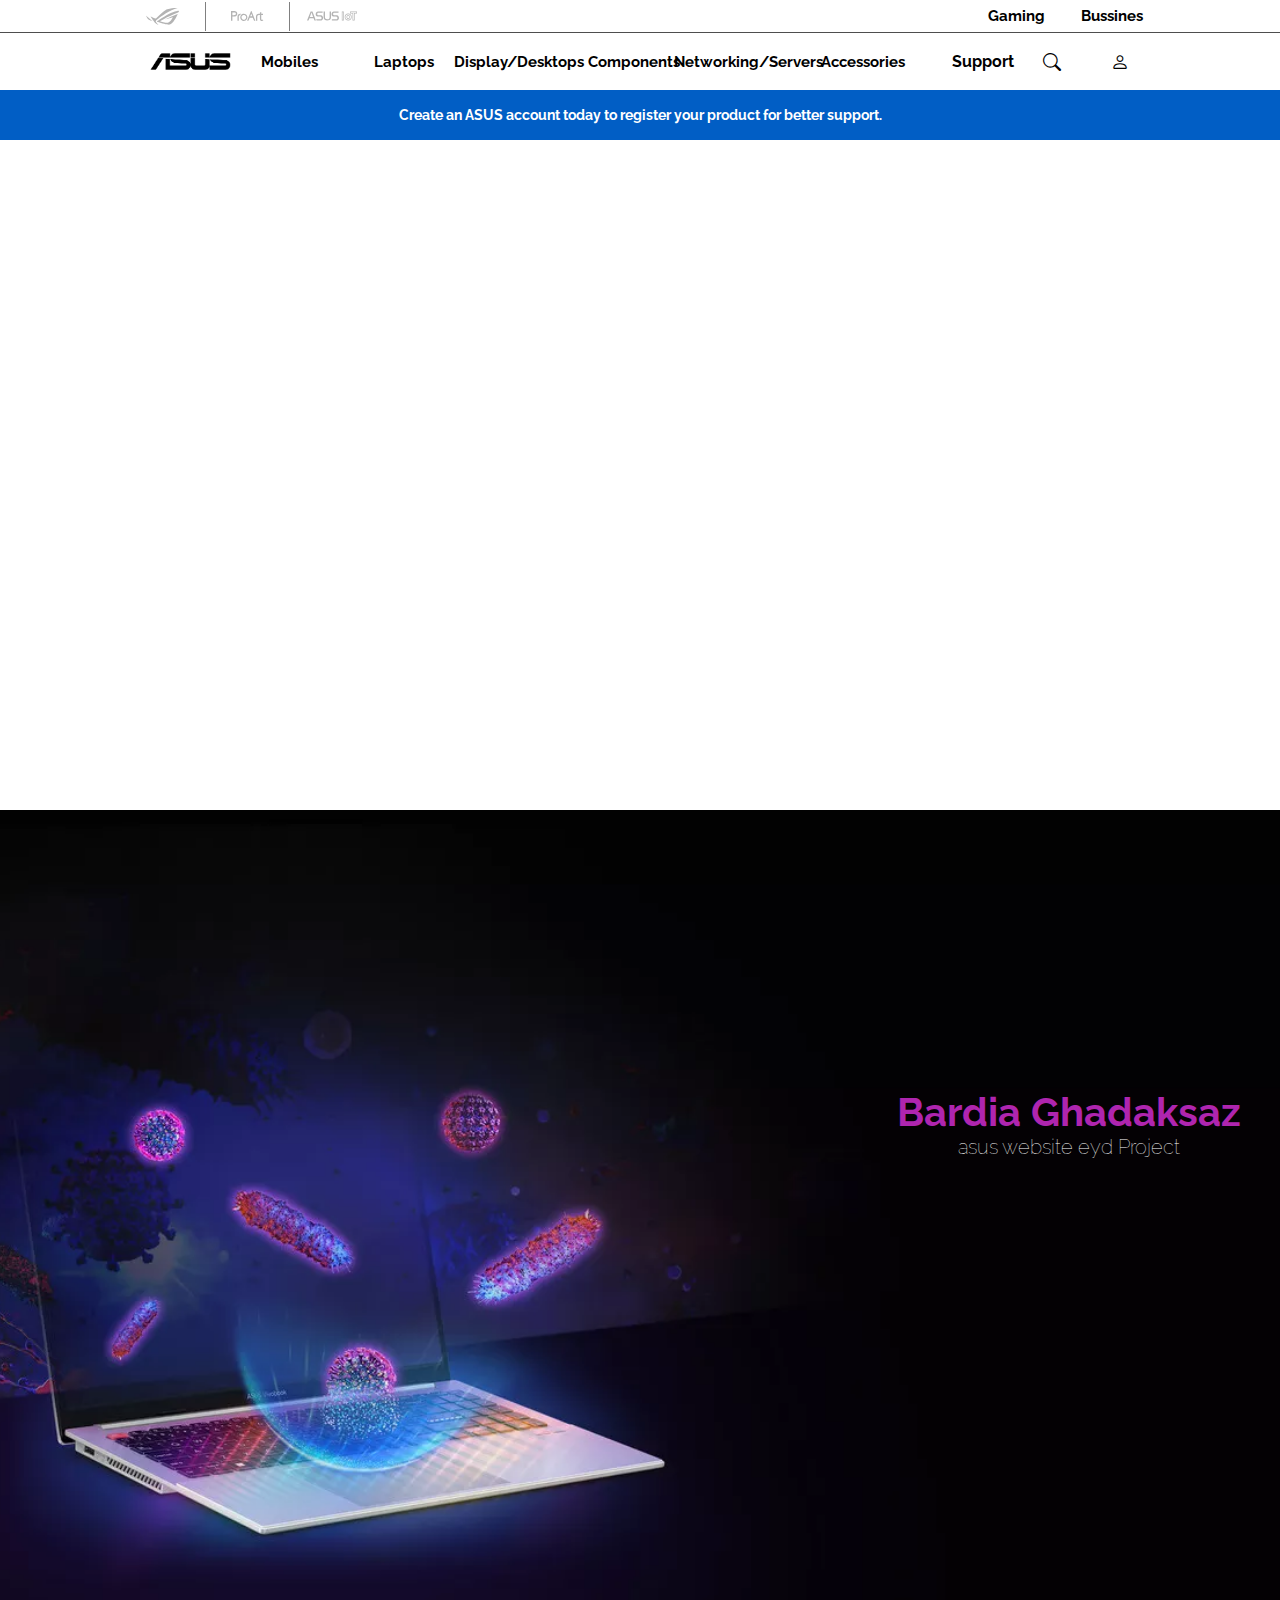
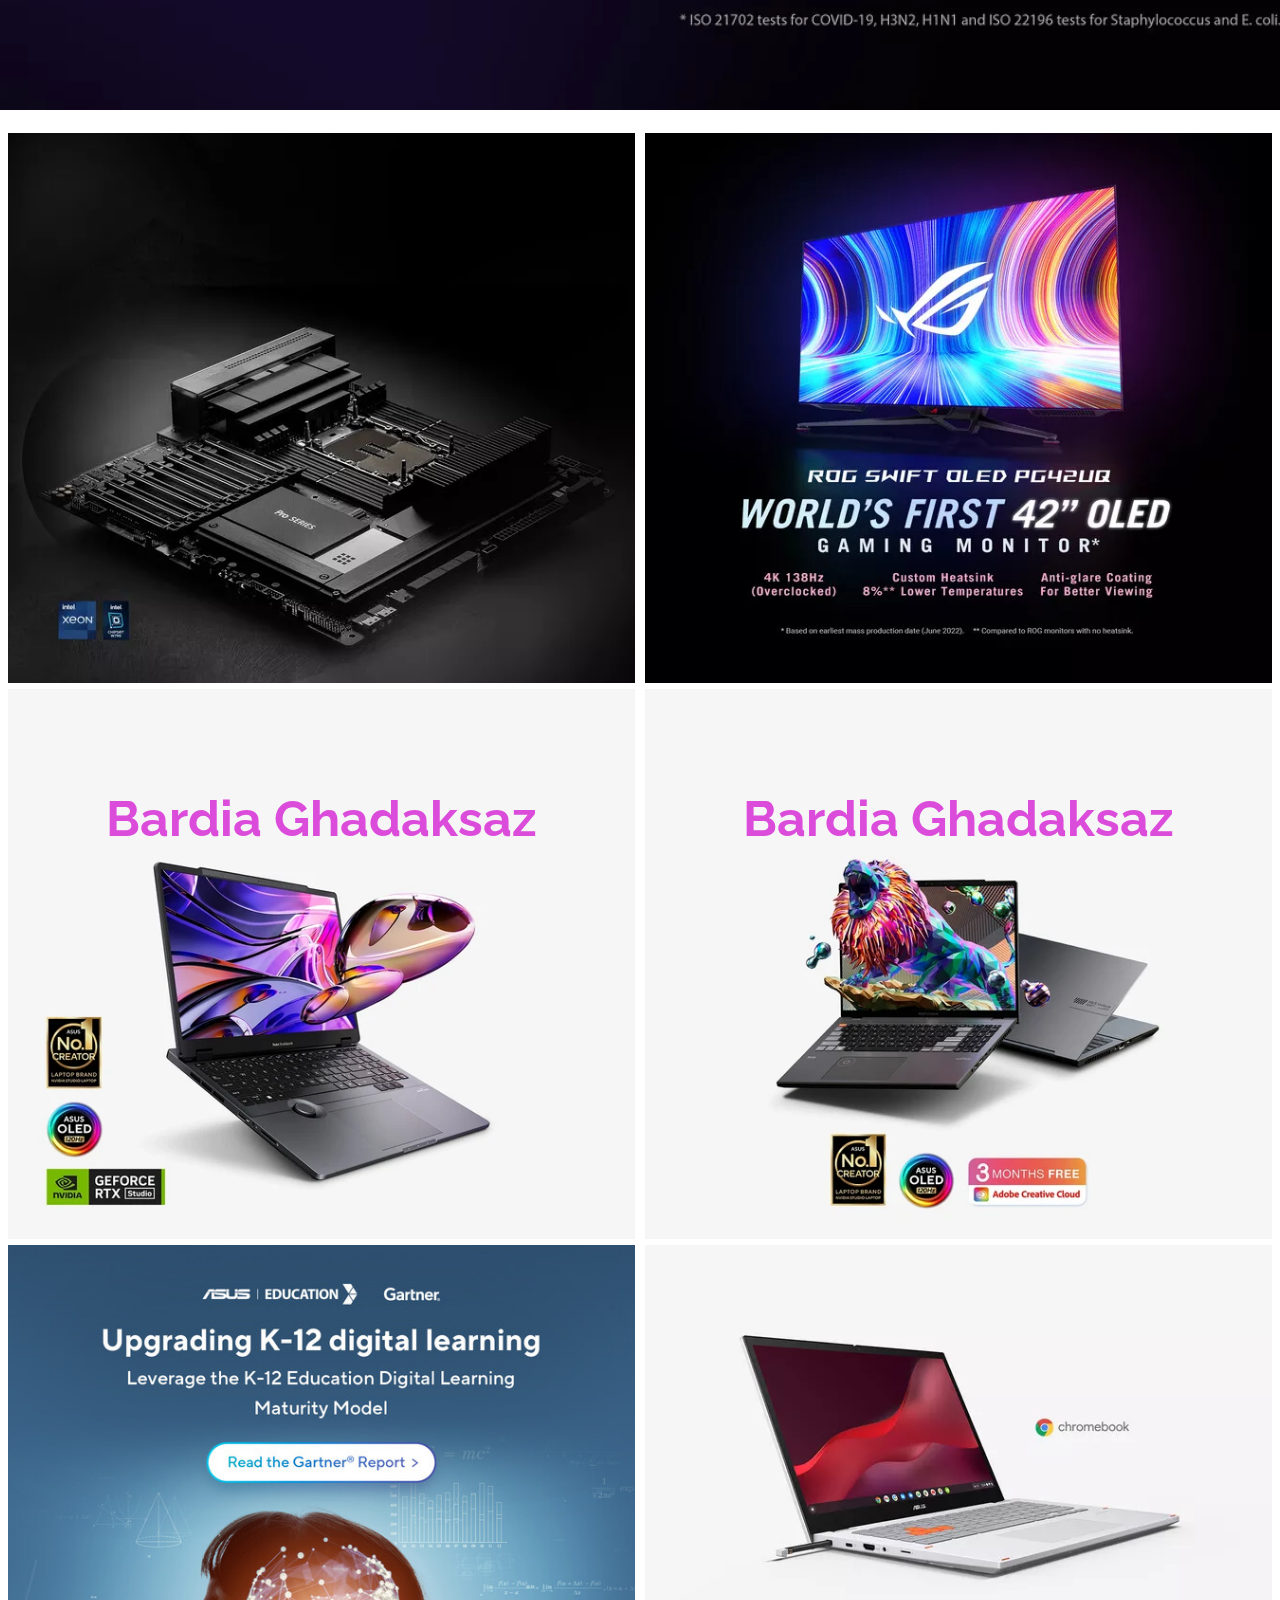
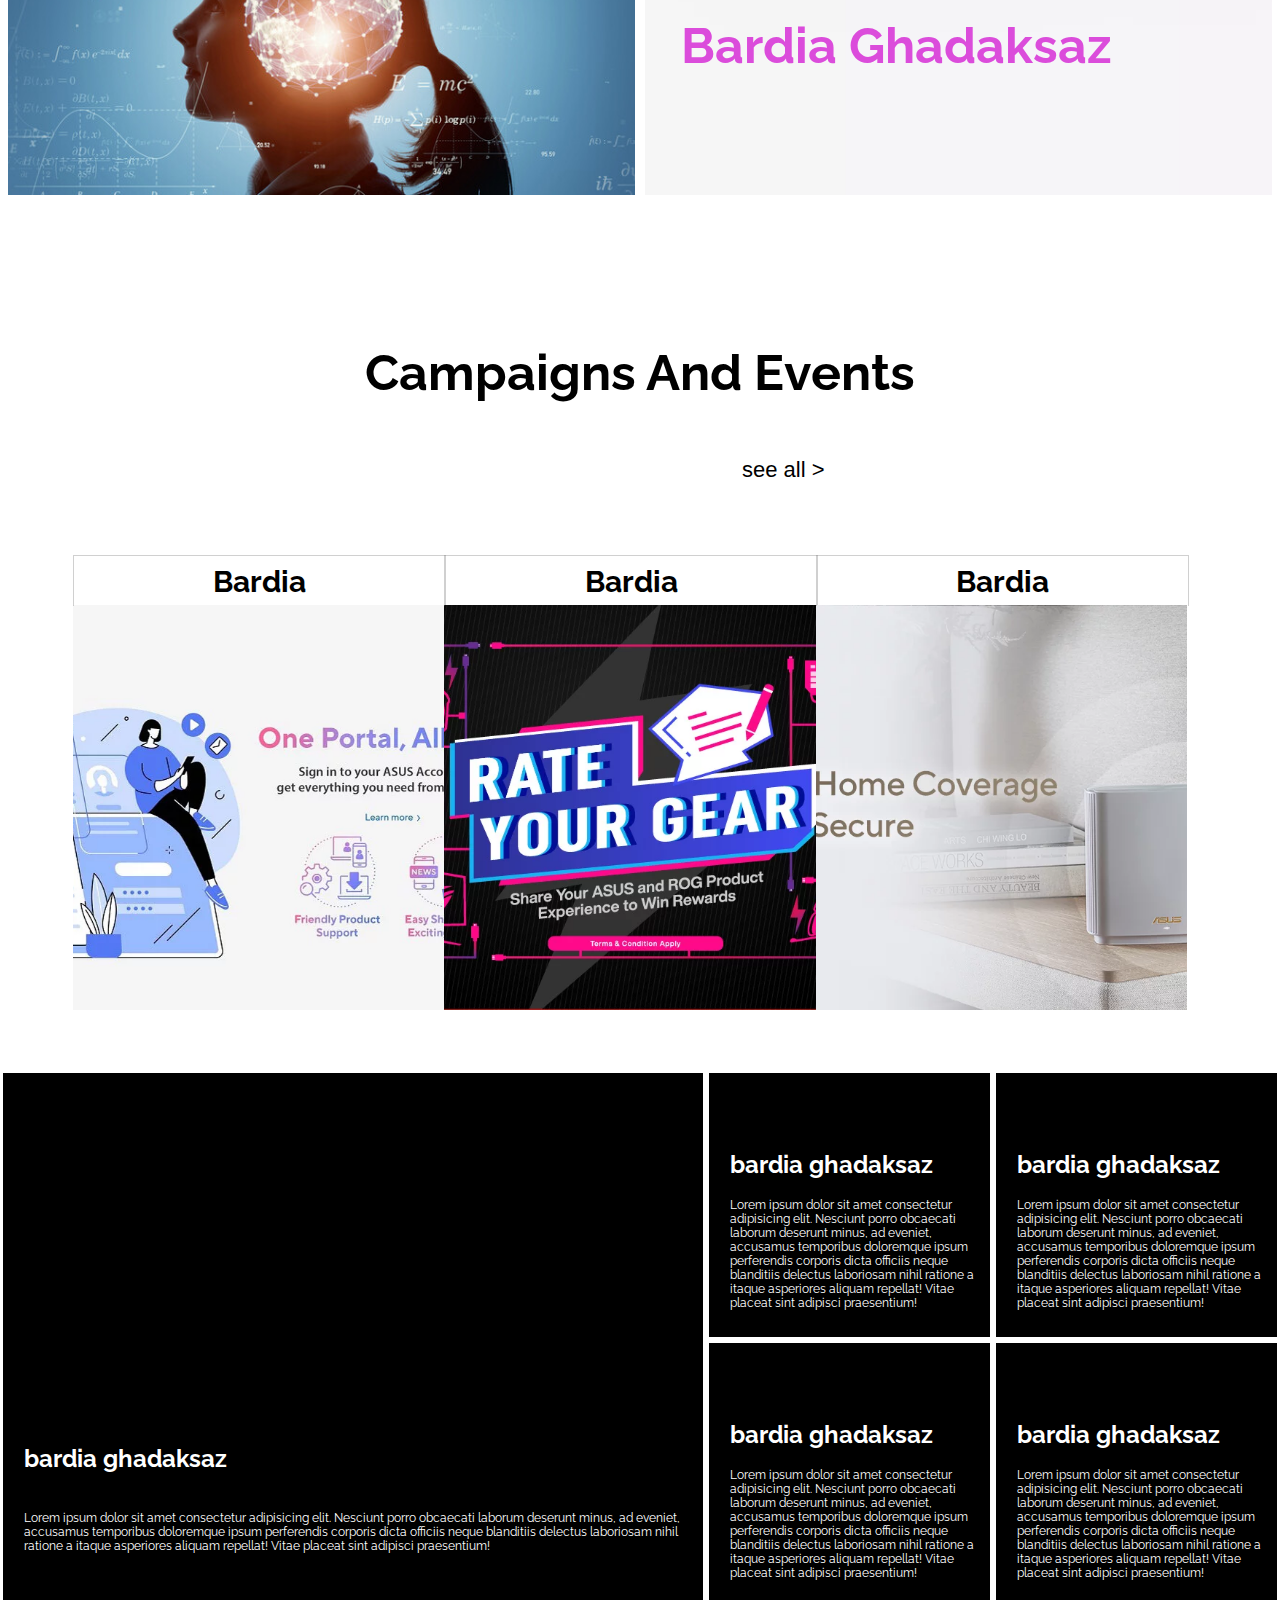
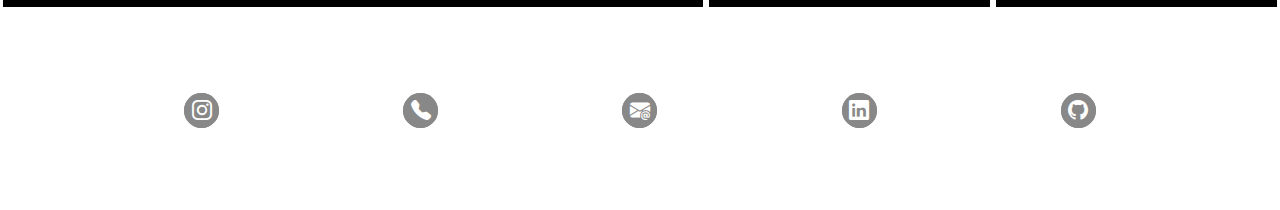
<file: assets/pages/asus/index.html>
<!DOCTYPE html>
<html lang="en">

<head>
    <meta charset="UTF-8">
    <meta http-equiv="X-UA-Compatible" content="IE=edge">
    <meta name="viewport" content="width=device-width, initial-scale=1.0">
    <title>Asus Global</title>
    <link rel="stylesheet" href="assets/stylesheet/master.css">
    <link rel="preconnect" href="https://fonts.googleapis.com">
    <link rel="preconnect" href="https://fonts.gstatic.com" crossorigin>
    <link href="https://fonts.googleapis.com/css2?family=Noto+Sans+Arabic:wght@300&family=Raleway:wght@200&display=swap"
        rel="stylesheet">
    <link rel="stylesheet" href="https://cdn.jsdelivr.net/npm/bootstrap-icons@1.10.3/font/bootstrap-icons.css">
</head>

<body>
    <main>
        <header class="headtop">
            <div class="toper">
                <section>
                    <figure><img src="assets/images/header/ROG_normal.svg" alt=""></figure>
                    <figure><img src="assets/images/header/ProArt_normal.svg" alt=""></figure>
                    <figure><img src="assets/images/header/IoT_normal.svg" alt=""></figure>
                </section>
                <div>
                    <h5>gaming</h5>
                    <h5>bussines</h5>
                </div>
            </div>
            <div class="lower">
                <figure>
                    <img src="assets/images/header/Asus-Logo.png" alt="">
                </figure>
                <nav>
                    <ul>
                        <li><a href="">mobiles</a></li>
                        <li><a href="">laptops</a>
                            <ul class="sub">
                                <li><a href="">Vivobooks</a>
                                    <ul class="subsub">
                                        <li>vivobook</li>
                                        <li>vivobook pro</li>
                                    </ul>
                                </li>
                                <li><a href="">ROG</a></li>
                                <li><a href="">TUF</a></li>
                                <li><a href="">Zenbooks</a></li>
                            </ul>
                        </li>
                        <li><a href="">display/desktops</a>
                            <ul class="sub">
                                <li>Monitors
                                    <ul class="subsub">
                                        <li><a href="">15inches</a></li>
                                        <li><a href="">17inches</a></li>
                                        <li><a href="">19inches</a></li>
                                        <li><a href="">21inches</a></li>
                                        <li><a href="">27inches</a></li>
                                    </ul>
                                </li>
                                <li>Projectors</li>
                                <li>All in one PCs</li>
                                <li>Tower Pcs</li>
                                <li>Gaming Tower Pcs</li>
                                <li>Mini Pcs
                                    <ul class="subsub">
                                        <li>core i3</li>
                                        <li>core i5</li>
                                        <li>core i7</li>
                                        <li>core i9</li>
                                    </ul>
                                </li>
                                <li>Work stations</li>
                                <li>Accessories</li>
                                <li>Software</li>
                                <li>Warranty</li>
                            </ul>
                        </li>
                        <li><a href="">components</a></li>
                        <li><a href="">networking/servers</a></li>
                        <li><a href="">accessories</a>
                            <ul class="sub">
                                <li>chargers</li>
                                <li>headphones
                                    <ul class="subsub">
                                        <li>BT headphones</li>
                                        <li>wireless</li>
                                        <li>wired</li>
                                    </ul>
                                </li>
                                <li>Mouse & keyboards</li>
                                <li>bags & covers</li>
                            </ul>
                        </li>
                    </ul>
                </nav>
                <section>
                    <h2>support</h2>
                    <h3><i class="bi bi-search"></i></h3>
                    <span><i class="bi bi-person"></i></span>
                </section>
            </div>
            <div class="acc">
                <a href="">
                    Create an ASUS account today to register your product for better support.
                </a>
            </div>
        </header>
        <section class="slide">
            <h2>Asus Vivobook Pro </h2>
            <h3>Bardia ghadaksaz</h3>
            <p>Lorem, ipsum dolor sit amet consectetur adipisicing elit. Consequatur, libero assumenda nisi dolore
                exercitationem hic repellendus dolorum ullam quia itaque?</p>
            <button>learn more ></button>
        </section>
        <section class="slide1">
            <h2>Bardia Ghadaksaz </h2>
            <h3>Eyd 1402</h3>
            <p>Lorem, ipsum dolor sit amet consectetur adipisicing elit. Consequatur, libero assumenda nisi dolore
                exercitationem hic repellendus dolorum ullam quia itaque?</p>
            <button>learn more ></button>
        </section>
        <section class="slide2">
            <h2>Bardia Ghadaksaz </h2>
            <h3>Eyd 1402</h3>
            <p>Lorem, ipsum dolor sit amet consectetur adipisicing elit. Consequatur, libero assumenda nisi dolore
                exercitationem hic repellendus dolorum ullam quia itaque?</p>
            <button>learn more ></button>
        </section>
        <section class="slide3">
            <h2>Bardia Ghadaksaz </h2>
            <h3>Eyd 1402</h3>
            <p>Lorem, ipsum dolor sit amet consectetur adipisicing elit. Consequatur, libero assumenda nisi dolore
                exercitationem hic repellendus dolorum ullam quia itaque?</p>
            <button>learn more ></button>
        </section>
        <section class="slide4">
            <h2>Bardia Ghadaksaz </h2>
            <h3>Eyd 1402</h3>
            <p>Lorem, ipsum dolor sit amet consectetur adipisicing elit. Consequatur, libero assumenda nisi dolore
                exercitationem hic repellendus dolorum ullam quia itaque?</p>
            <button>learn more ></button>
        </section>
        <section class="photos">
            <div>
                <h2>
                    Bardia Ghadaksaz
                </h2>
                <h4>asus website eyd Project</h4>
            </div>
        </section>
        <aside>
            <div></div>
            <div></div>
            <div>
                <h2>Bardia Ghadaksaz</h2>
            </div>
            <div>
                <h2>Bardia Ghadaksaz</h2>
            </div>
            <div></div>
            <div>
                <h2>Bardia Ghadaksaz</h2>
            </div>
        </aside>
        <div class="camp">
            <h2>
                campaigns and events
            </h2>
            <button>see all ></button>
            <div>
                <h2>Bardia ghaadaksaz</h2>
                <figure>
                    <img src="assets/images/body2/1.webp" alt="">
                </figure>
            </div>
            <div>
                <h2>Bardia ghaadaksaz</h2>
                <figure>
                    <img src="assets/images/body2/2.webp" alt="">
                </figure>
            </div>
            <div>
                <h2>Bardia ghaadaksaz</h2>
                <figure>
                    <img src="assets/images/body2/3.webp" alt="">
                </figure>
            </div>
        </div>
        <div class="news">
            <div>
                <h2>bardia ghadaksaz</h2>
                <p> Lorem ipsum dolor sit amet consectetur adipisicing elit. Nesciunt porro obcaecati laborum deserunt minus, ad eveniet, accusamus temporibus doloremque ipsum perferendis corporis dicta officiis neque blanditiis delectus laboriosam nihil ratione a itaque asperiores aliquam repellat! Vitae placeat sint adipisci praesentium!</p>
            </div>
            <div>
                <h2>bardia ghadaksaz</h2>
                <p> Lorem ipsum dolor sit amet consectetur adipisicing elit. Nesciunt porro obcaecati laborum deserunt minus, ad eveniet, accusamus temporibus doloremque ipsum perferendis corporis dicta officiis neque blanditiis delectus laboriosam nihil ratione a itaque asperiores aliquam repellat! Vitae placeat sint adipisci praesentium!</p>
            </div>
            <div>
                <h2>bardia ghadaksaz</h2>
                <p> Lorem ipsum dolor sit amet consectetur adipisicing elit. Nesciunt porro obcaecati laborum deserunt minus, ad eveniet, accusamus temporibus doloremque ipsum perferendis corporis dicta officiis neque blanditiis delectus laboriosam nihil ratione a itaque asperiores aliquam repellat! Vitae placeat sint adipisci praesentium!</p>
            </div>
            <div>
                <h2>bardia ghadaksaz</h2>
                <p> Lorem ipsum dolor sit amet consectetur adipisicing elit. Nesciunt porro obcaecati laborum deserunt minus, ad eveniet, accusamus temporibus doloremque ipsum perferendis corporis dicta officiis neque blanditiis delectus laboriosam nihil ratione a itaque asperiores aliquam repellat! Vitae placeat sint adipisci praesentium!</p>
            </div>
            <div>
                <h2>bardia ghadaksaz</h2>
                <p> Lorem ipsum dolor sit amet consectetur adipisicing elit. Nesciunt porro obcaecati laborum deserunt minus, ad eveniet, accusamus temporibus doloremque ipsum perferendis corporis dicta officiis neque blanditiis delectus laboriosam nihil ratione a itaque asperiores aliquam repellat! Vitae placeat sint adipisci praesentium!</p>
            </div>
        </div>
        <footer class="social">
            <div class="insta">
                <a href="https://www.instagram.com/bardia.ghadaksaz.web/" target="_blank" rel="nofollow">
                    <i class="bi bi-instagram"></i>
                </a>
            </div>
            <div class="phone">
                <a href="tel:00989372159177" target="_blank" rel="nofollow">
                    <i class="bi bi-telephone-fill"></i>
                </a>
            </div>
            <div class="email">
                <a href="mailto:bardia.ghadaksaz.web@gmail.com" target="_blank" rel="nofollow">
                    <i class="bi bi-envelope-at-fill"></i>
                </a>
            </div>
            <div class="linkedin">
                <a href="https://www.linkedin.com/in/mohammad-ghadaksaz-63114b265/" target="_blank" rel="nofollow">
                    <i class="bi bi-linkedin"></i>
                </a>
            </div>
            <div class="github">
                <a href="https://github.com/mohammad-ghadaksaz" target="_blank" rel="nofollow">
                    <i class="bi bi-github"></i>
                </a>
            </div>
        </footer>
    </main>
</body>

</html>
</file>
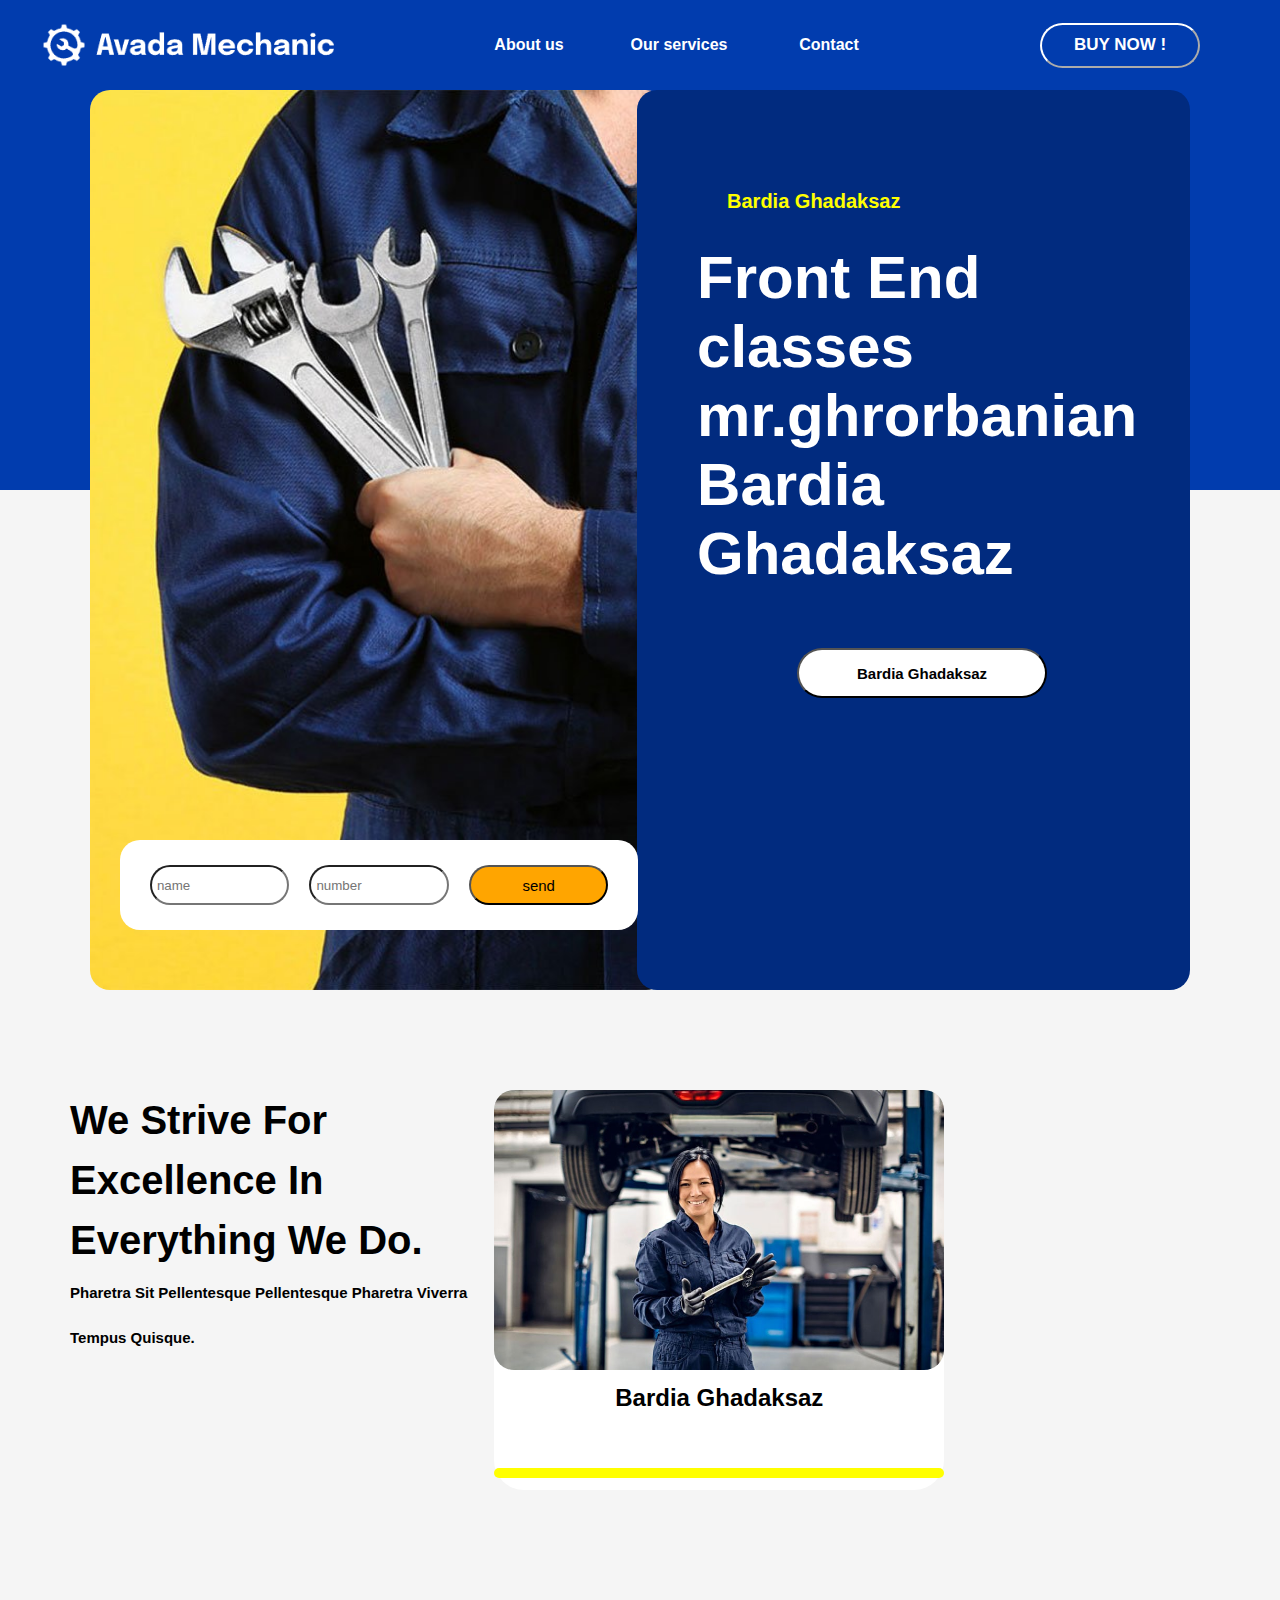
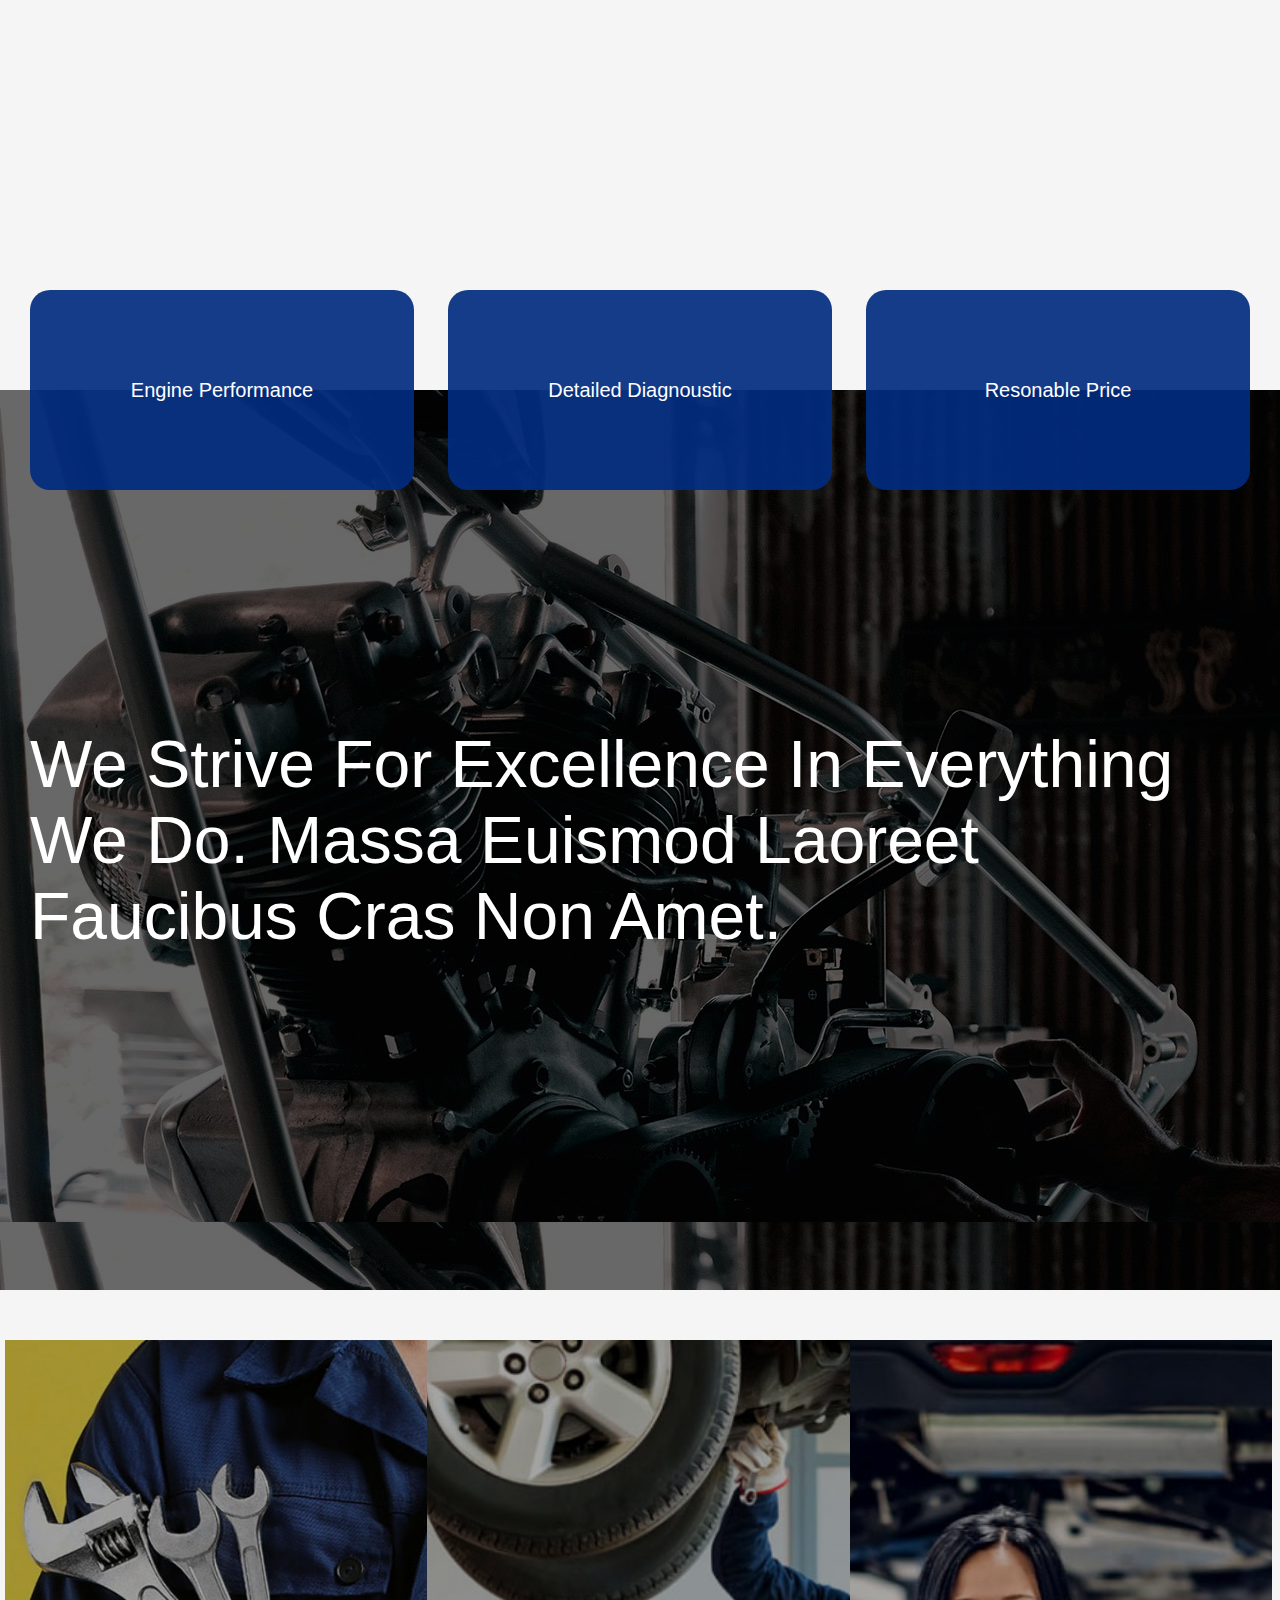
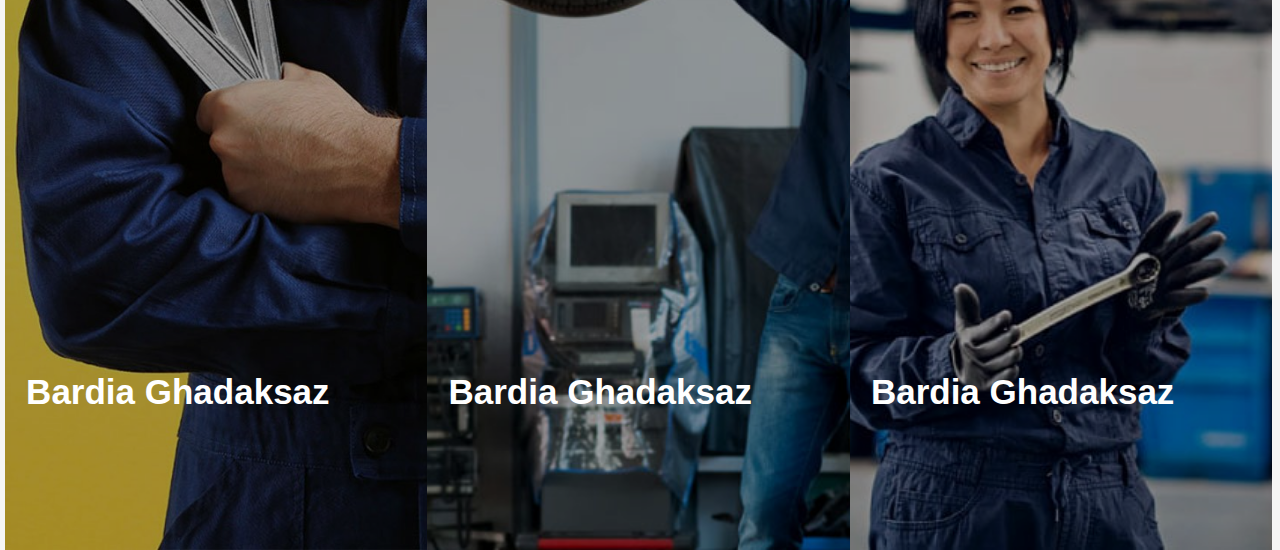
<file: assets/pages/mechaninc/index.html>
<!DOCTYPE html>
<html lang="en">


<!-- ***************************** -->
<!-- https://avada.theme-fusion.com/mechanic/ -->
<!-- ************************** -->


<head>
    <meta charset="UTF-8">
    <meta http-equiv="X-UA-Compatible" content="IE=edge">
    <meta name="viewport" content="width=device-width, initial-scale=1.0">
    <title>bardias project</title>
    <link rel="stylesheet" href="assets/stylesheet/global.css">
    <link rel="stylesheet" href="assets/stylesheet/master.css">
</head>

<body>
    <header class="headtop">
        <figure>
            <img src="assets/images/header/avada mechanic.png" alt="">
        </figure>
        <nav>
            <ul class="row">
                <li><a href="">About us</a>
                    <ul>
                        <li>bardia</li>
                        <li>bardia</li>
                        <li>bardia</li>
                        <li>bardia</li>
                    </ul>
                </li>
                <li><a href="">Our services</a>
                    <ul>
                        <li>bardia</li>
                        <li>bardia</li>
                        <li>bardia</li>
                        <li>bardia</li>
                        <li>bardia</li>
                        <li>bardia</li>
                        <li>bardia</li>
                        <li>bardia</li>
                        <li>bardia</li>
                    </ul>
                </li>
                <li><a href="">Contact</a></li>
            </ul>
        </nav>
        <section>
            <button><a href="#"> buy now !</a></button>
        </section>
    </header>


    <!-- ************ -->


    <section class="pic">
        <div>
            <figure>
                <img src="assets/images/body/hero-4.jpg" alt="">
            </figure>
            <form action="">
                <input type="text" placeholder="name">
                <input type="number" placeholder="number">
                <button>send</button>
            </form>

        </div>
        <div class="row">
            <h3>Bardia Ghadaksaz</h3>
            <h1>Front End classes
                mr.ghrorbanian
                Bardia Ghadaksaz</h1>
            <button><a href="#">Bardia Ghadaksaz</a></button>
        </div>
    </section>
    <!-- *************************** -->
    <section class="shortstory">
        <article class="row">
            <div>
                <h3>We strive for excellence in everything we do.</h3>
                <h5>Pharetra sit pellentesque pellentesque pharetra viverra tempus quisque.</h5>
            </div>
            <figure>
                <img src="assets/images/body/box-1.jpg" alt="">
                <figcaption>
                    <h2>Bardia Ghadaksaz</h2>
                </figcaption>
            </figure>
            <figure>
                <img src="assets/images/body/box-2.jpg" alt="">
                <figcaption>
                    <h2>Bardia Ghadaksaz</h2>
                </figcaption>
            </figure>

        </article>

    </section>
<!-- ********************************** -->
<section class="para1">
    <div>engine performance</div>
    <div>detailed diagnoustic</div>
    <div>resonable price</div>
    <div>We strive for excellence in everything we do.
        Massa euismod laoreet faucibus cras non amet.
    </div>
</section>
<!-- **************************** -->
<section class="para2">
    <diV>
        <h2>bardia Ghadaksaz</h2>
    </diV>
    <diV>
        <h2>bardia Ghadaksaz</h2>
    </diV>
    <diV>
        <h2>bardia Ghadaksaz</h2>
    </diV>
</section>

</body>

</html>
</file>
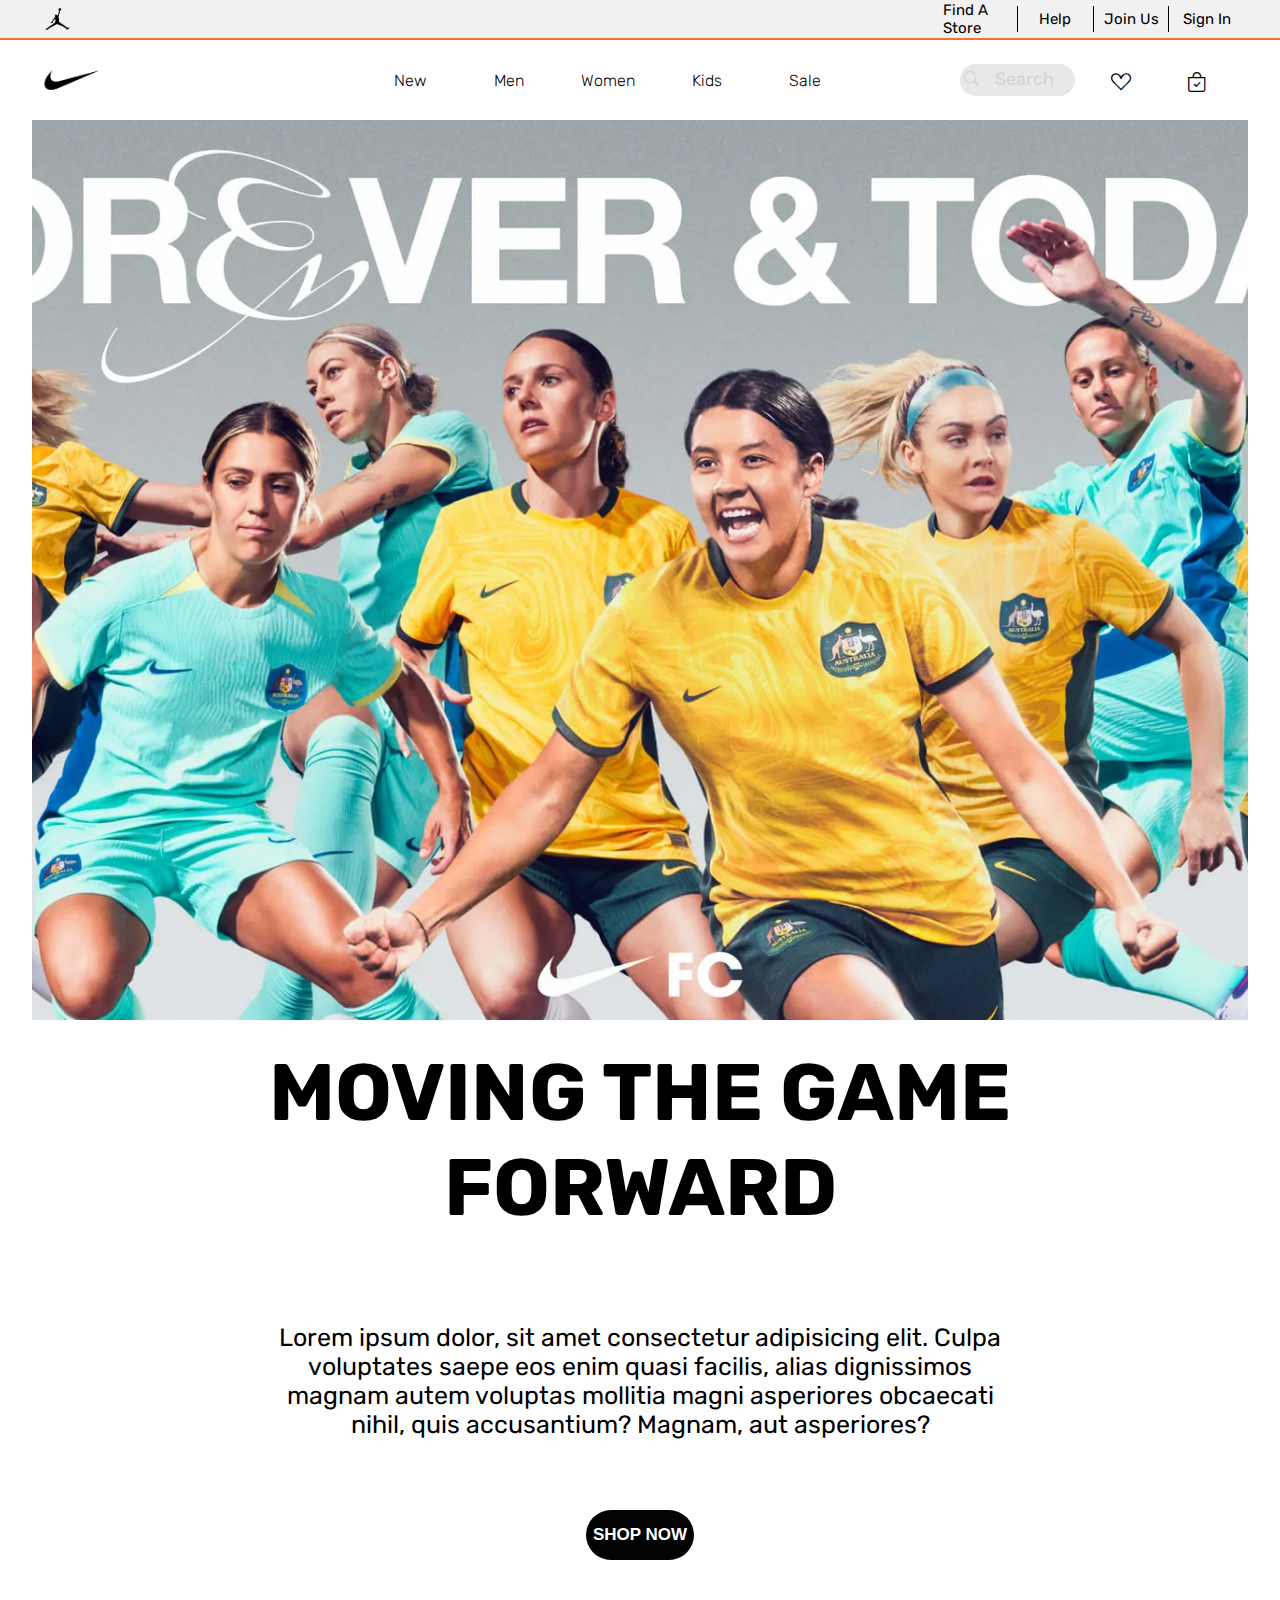
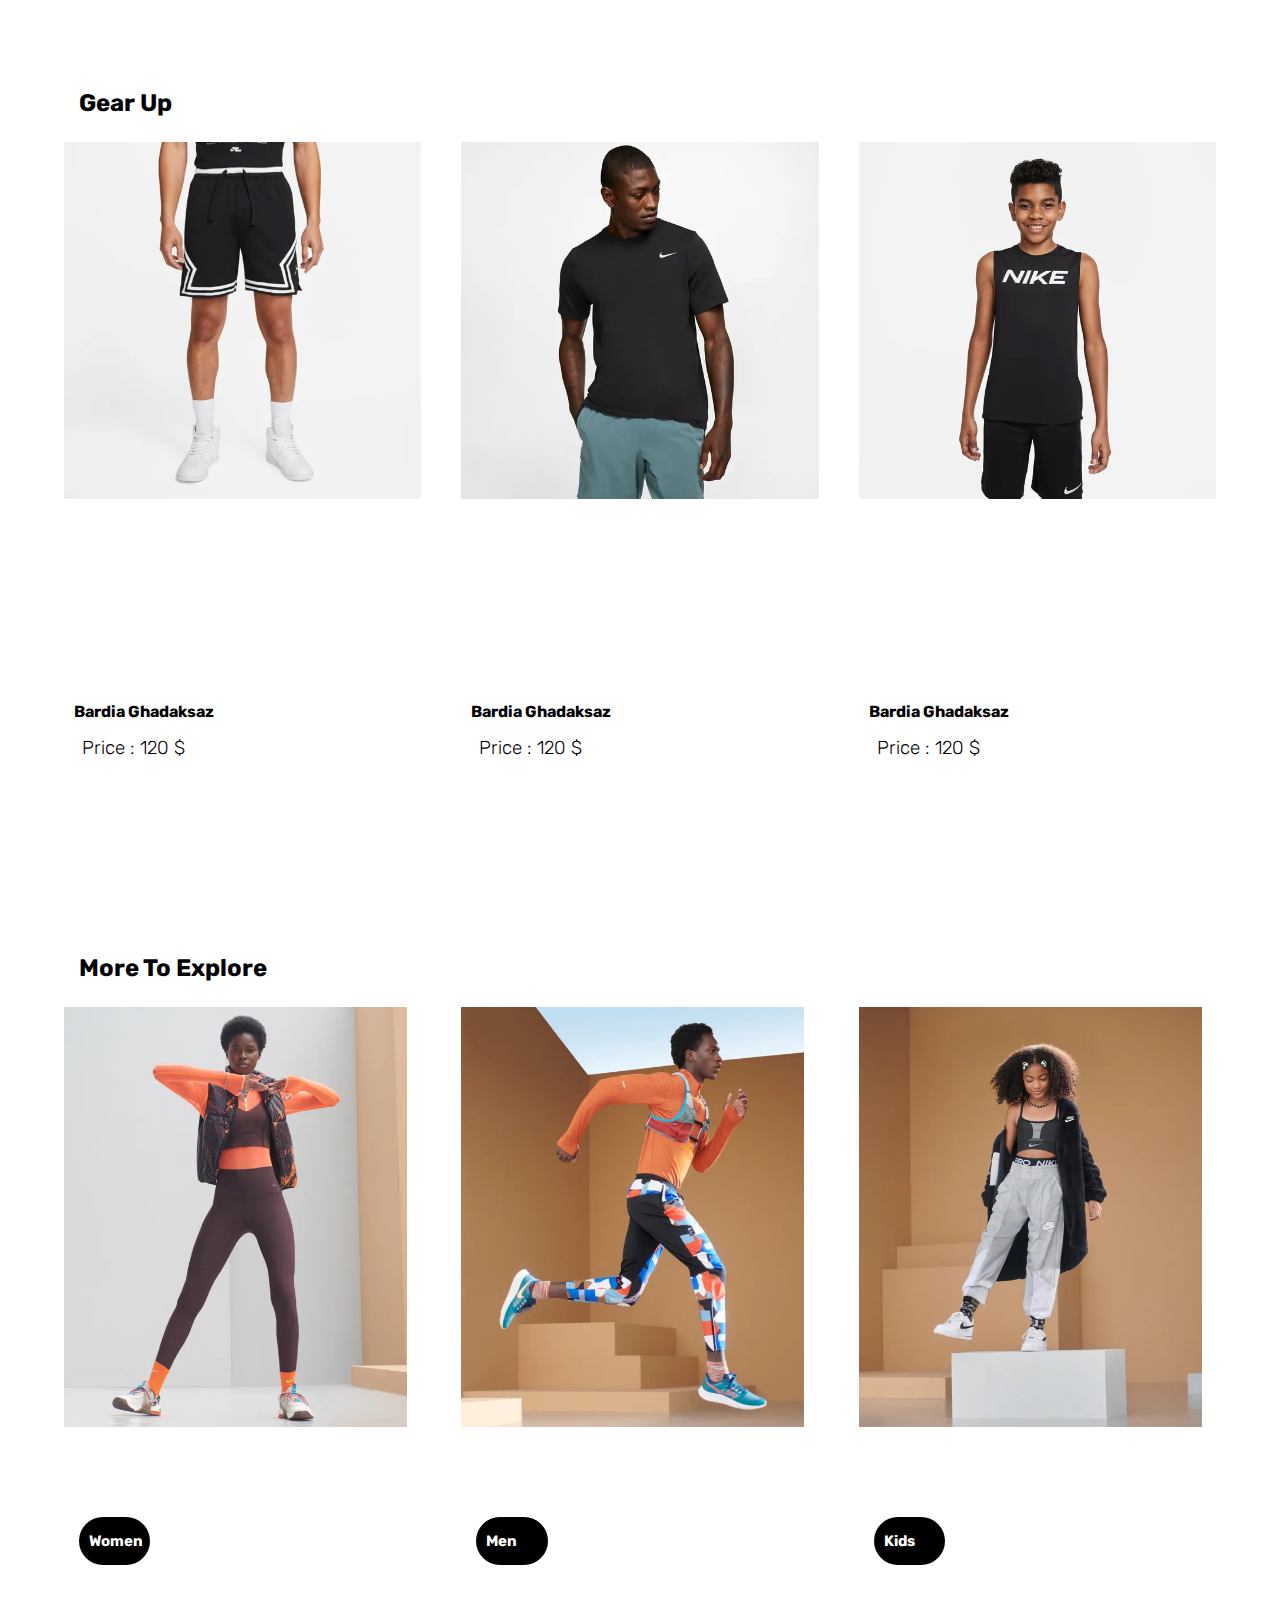
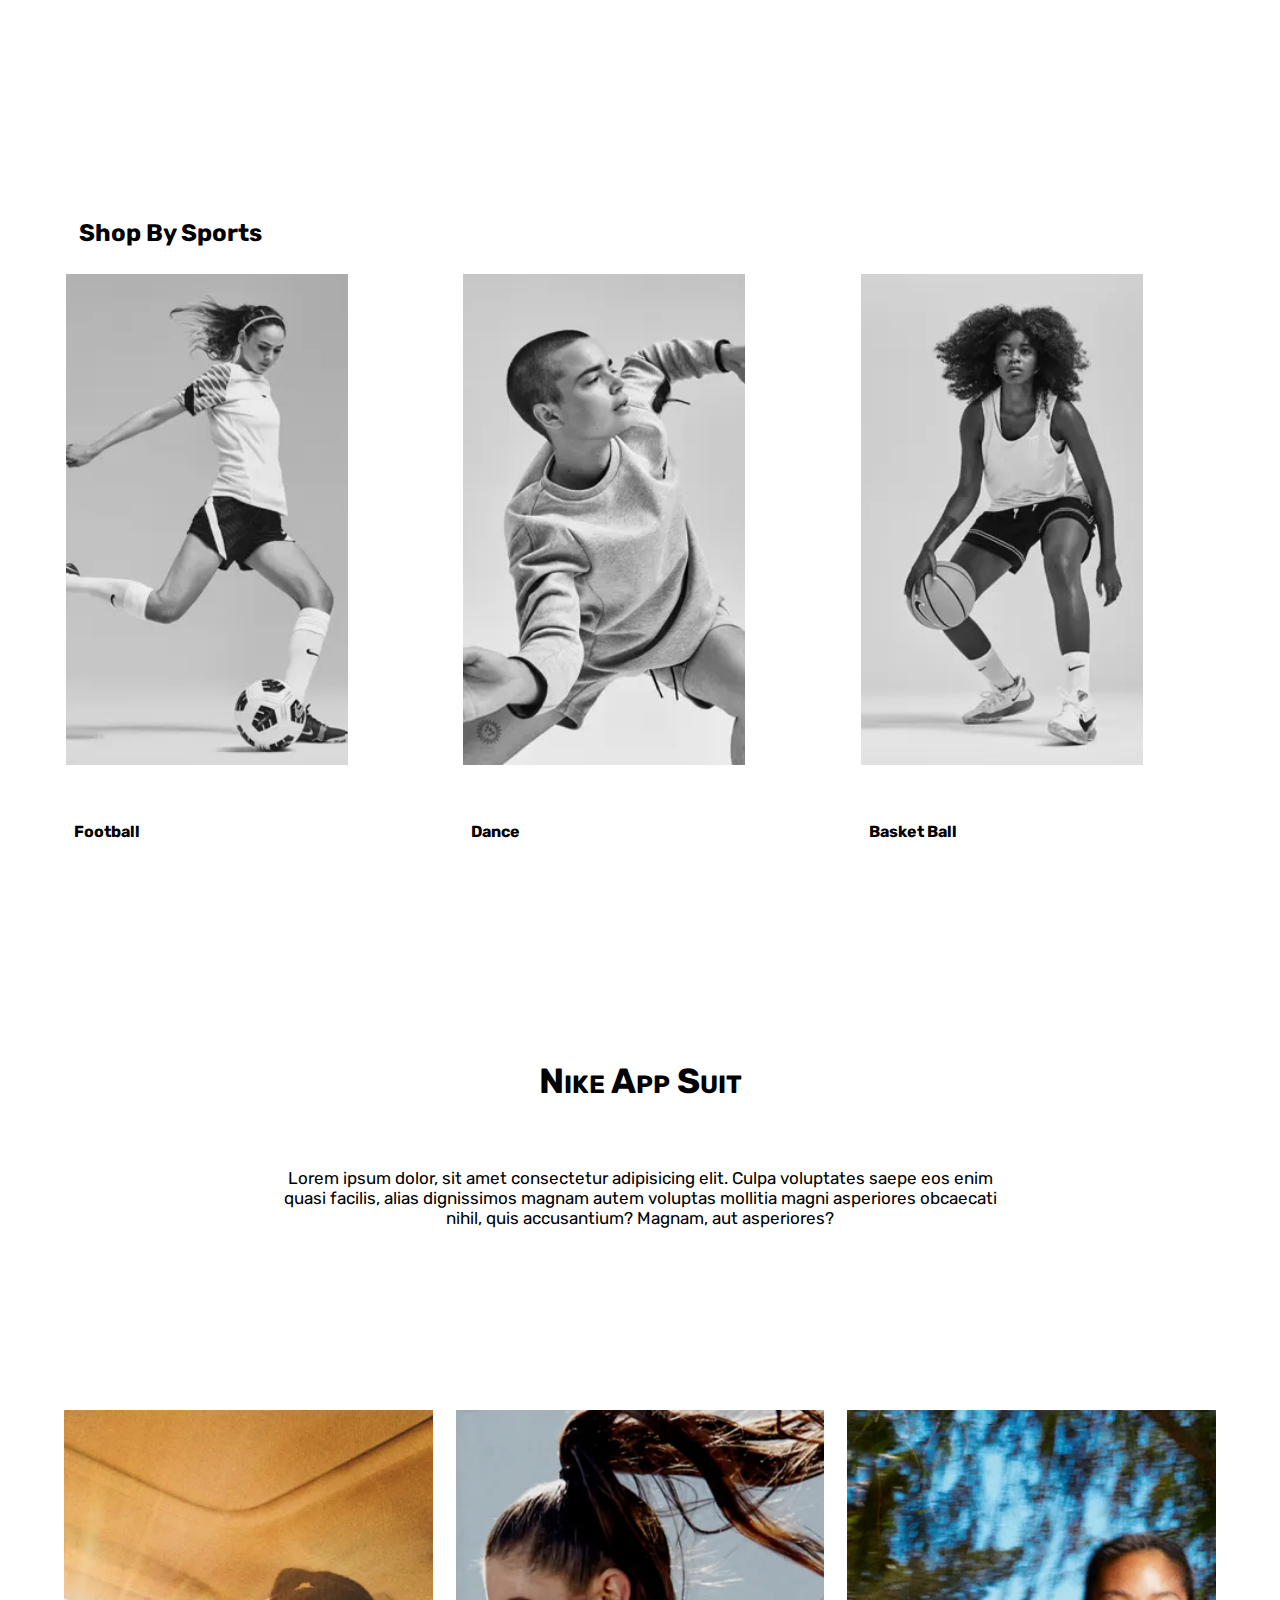
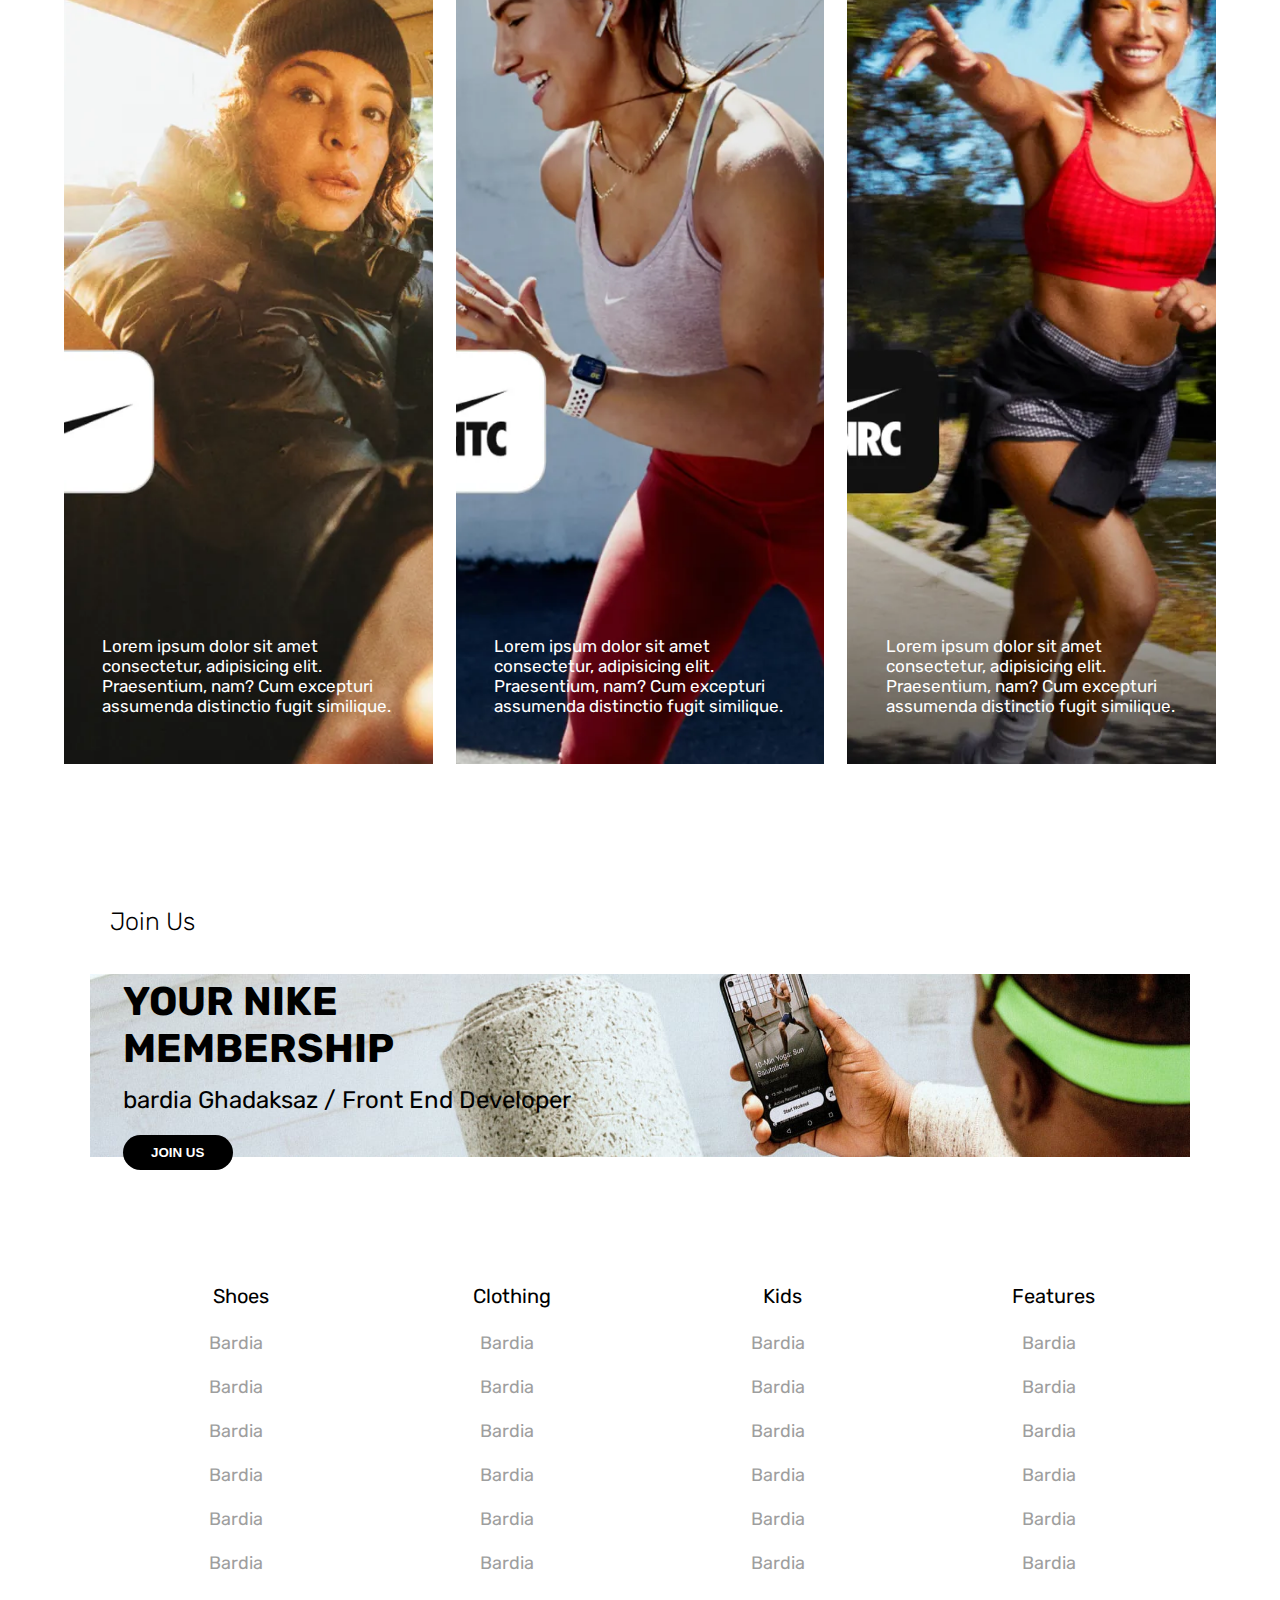
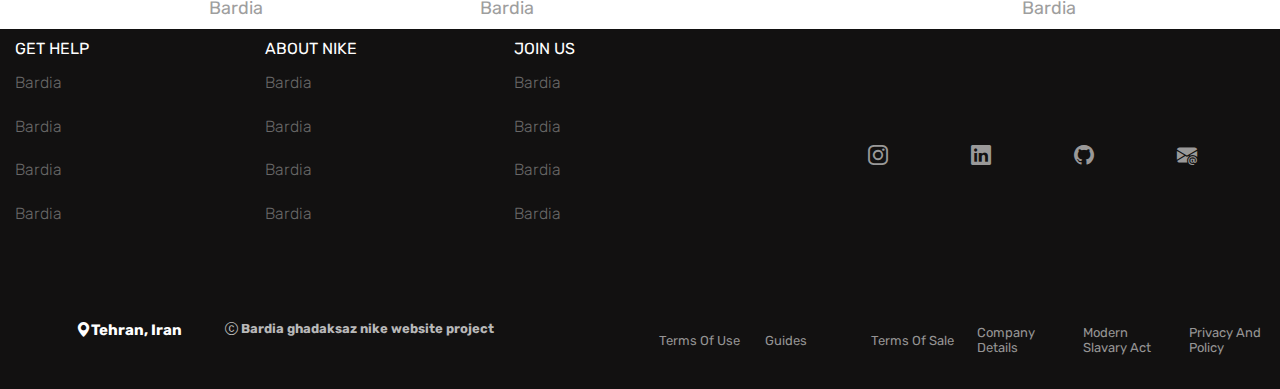
<file: assets/pages/nike/index.html>
<!DOCTYPE html>
<html lang="en">

<head>
    <meta charset="UTF-8">
    <meta http-equiv="X-UA-Compatible" content="IE=edge">
    <meta name="viewport" content="width=device-width, initial-scale=1.0">
    <title>Nike | Just Do It </title>
    <link rel="stylesheet" href="assets/stylesheet/master.css">
    <link rel="preconnect" href="https://fonts.googleapis.com">
    <link rel="preconnect" href="https://fonts.gstatic.com" crossorigin>
    <link
        href="https://fonts.googleapis.com/css2?family=Caveat:wght@500&family=Noto+Sans+Arabic:wght@300&family=Raleway:wght@200&family=Rubik&display=swap"
        rel="stylesheet">
    <link rel="stylesheet" href="https://cdn.jsdelivr.net/npm/bootstrap-icons@1.10.4/font/bootstrap-icons.css">
</head>

<!-- https://www.nike.com/au/ -->

<body>
    <main>
        <section class="start">
            <figure>
                <img src="assets/img/jordan-logo.png" alt="">
            </figure>
            <div>
                <ul class="startnav">
                    <li><a href="">find a store </a></li>
                    <li><a href="">help</a></li>
                    <li><a href="">join us</a></li>
                    <li><a href="">sign in</a></li>
                </ul>
            </div>
        </section>
        <header class="headtop">
            <figure>
                <img src="assets/img/nike-logo.png" alt="">
            </figure>
            <nav>
                <ul>
                    <li><a href="">new</a>
                        <ul class="sub">
                            <li>features
                                <ul class="sub2">
                                    <li>bardia</li>
                                    <li>bardia</li>
                                    <li>bardia</li>
                                    <li>bardia</li>

                                    <li>bardia</li>
                                    <li>bardia</li>
                                </ul>
                            </li>
                            <li>shoes
                                <ul class="sub2">
                                    <li>bardia</li>
                                    <li>bardia</li>

                                    <li>bardia</li>
                                    <li>bardia</li>
                                    <li>bardia</li>
                                    <li>bardia</li>
                                    <li>bardia</li>
                                    <li>bardia</li>
                                </ul>
                            </li>
                            <li>clothing
                                <ul class="sub2">
                                    <li>bardia</li>
                                    <li>bardia</li>
                                    <li>bardia</li>
                                    <li>bardia</li>
                                    <li>bardia</li>
                                    <li>bardia</li>
                                    <li>bardia</li>
                                    <li>bardia</li>
                                    <li>bardia</li>
                                </ul>
                            </li>
                            <li>shop by sport
                                <ul class="sub2">
                                    <li>bardia</li>
                                    <li>bardia</li>
                                    <li>bardia</li>
                                    <li>bardia</li>
                                    <li>bardia</li>
                                    <li>bardia</li>
                                    <li>bardia</li>
                                    <li>bardia</li>
                                    <li>bardia</li>
                                    <li>bardia</li>
                                </ul>
                            </li>
                            <li>accessories
                                <ul class="sub2">
                                    <li>bardia</li>
                                    <li>bardia</li>
                                    <li>bardia</li>
                                    <li>bardia</li>
                                    <li>bardia</li>
                                    <li>bardia</li>
                                </ul>
                            </li>
                        </ul>
                    </li>
                    <li><a href="">men</a>
                        <ul class="sub">
                            <li>features
                                <ul class="sub2">
                                    <li>bardia</li>
                                    <li>bardia</li>
                                    <li>bardia</li>
                                    <li>bardia</li>
                                    <li>bardia</li>
                                    <li>bardia</li>
                                    <li>bardia</li>
                                    <li>bardia</li>
                                    <li>bardia</li>
                                    <li>bardia</li>
                                </ul>
                            </li>
                            <li>shoes
                                <ul class="sub2">
                                    <li>bardia</li>
                                    <li>bardia</li>
                                    <li>bardia</li>
                                    <li>bardia</li>
                                    <li>bardia</li>
                                    <li>bardia</li>
                                    <li>bardia</li>
                                    <li>bardia</li>
                                    <li>bardia</li>
                                    <li>bardia</li>
                                </ul>
                            </li>
                            <li>clothing
                                <ul class="sub2">
                                    <li>bardia</li>
                                    <li>bardia</li>
                                    <li>bardia</li>
                                    <li>bardia</li>
                                    <li>bardia</li>
                                    <li>bardia</li>
                                    <li>bardia</li>
                                    <li>bardia</li>
                                    <li>bardia</li>
                                    <li>bardia</li>
                                </ul>
                            </li>
                            <li>shop by sport
                                <ul class="sub2">
                                    <li>bardia</li>
                                    <li>bardia</li>
                                    <li>bardia</li>
                                    <li>bardia</li>
                                    <li>bardia</li>
                                    <li>bardia</li>
                                    <li>bardia</li>
                                    <li>bardia</li>
                                    <li>bardia</li>
                                    <li>bardia</li>
                                </ul>
                            </li>
                            <li>accessories
                                <ul class="sub2">
                                    <li>bardia</li>
                                    <li>bardia</li>
                                    <li>bardia</li>
                                    <li>bardia</li>
                                    <li>bardia</li>
                                    <li>bardia</li>
                                    <li>bardia</li>
                                    <li>bardia</li>
                                    <li>bardia</li>
                                    <li>bardia</li>
                                </ul>
                            </li>
                        </ul>
                    </li>
                    <li><a href="">women</a>
                        <ul class="sub">
                            <li>features
                                <ul class="sub2">
                                    <li>bardia</li>
                                    <li>bardia</li>
                                    <li>bardia</li>
                                    <li>bardia</li>
                                    <li>bardia</li>
                                    <li>bardia</li>
                                    <li>bardia</li>

                                </ul>
                            </li>
                            <li>shoes
                                <ul class="sub2">
                                    <li>bardia</li>
                                    <li>bardia</li>
                                    <li>bardia</li>
                                    <li>bardia</li>

                                </ul>
                            </li>
                            <li>clothing
                                <ul class="sub2">
                                    <li>bardia</li>
                                    <li>bardia</li>
                                    <li>bardia</li>
                                    <li>bardia</li>
                                    <li>bardia</li>
                                    <li>bardia</li>
                                    <li>bardia</li>
                                    <li>bardia</li>
                                    <li>bardia</li>
                                    <li>bardia</li>
                                </ul>
                            </li>
                            <li>shop by sport
                                <ul class="sub2">
                                    <li>bardia</li>
                                    <li>bardia</li>
                                    <li>bardia</li>
                                    <li>bardia</li>
                                    <li>bardia</li>
                                    <li>bardia</li>
                                    <li>bardia</li>
                                    <li>bardia</li>
                                </ul>
                            </li>
                            <li>accessories
                                <ul class="sub2">
                                    <li>bardia</li>
                                    <li>bardia</li>
                                    <li>bardia</li>
                                    <li>bardia</li>
                                    <li>bardia</li>
                                    <li>bardia</li>
                                    <li>bardia</li>
                                    <li>bardia</li>
                                    <li>bardia</li>
                                    <li>bardia</li>
                                </ul>
                            </li>
                        </ul>
                    </li>
                    <li><a href="">kids</a>
                        <ul class="sub">
                            <li>features
                                <ul class="sub2">
                                    <li>bardia</li>
                                    <li>bardia</li>
                                    <li>bardia</li>

                                </ul>
                            </li>
                            <li>shoes
                                <ul class="sub2">
                                    <li>bardia</li>
                                    <li>bardia</li>
                                    <li>bardia</li>
                                    <li>bardia</li>
                                    <li>bardia</li>
                                    <li>bardia</li>
                                    <li>bardia</li>
                                    <li>bardia</li>
                                    <li>bardia</li>
                                    <li>bardia</li>
                                </ul>
                            </li>
                            <li>clothing
                                <ul class="sub2">
                                    <li>bardia</li>
                                    <li>bardia</li>
                                    <li>bardia</li>
                                    <li>bardia</li>

                                    <li>bardia</li>
                                    <li>bardia</li>
                                    <li>bardia</li>
                                    <li>bardia</li>
                                </ul>
                            </li>
                            <li>shop by sport
                                <ul class="sub2">
                                    <li>bardia</li>
                                    <li>bardia</li>
                                    <li>bardia</li>
                                    <li>bardia</li>
                                    <li>bardia</li>
                                    <li>bardia</li>
                                    <li>bardia</li>
                                    <li>bardia</li>
                                    <li>bardia</li>
                                    <li>bardia</li>
                                </ul>
                            </li>
                            <li>accessories
                                <ul class="sub2">
                                    <li>bardia</li>
                                    <li>bardia</li>
                                    <li>bardia</li>
                                    <li>bardia</li>
                                    <li>bardia</li>
                                    <li>bardia</li>
                                    <li>bardia</li>
                                    <li>bardia</li>
                                    <li>bardia</li>
                                </ul>
                            </li>
                        </ul>
                    </li>
                    <li><a href="">sale</a>
                        <ul class="sub">
                            <li>features
                                <ul class="sub2">
                                    <li>bardia</li>
                                    <li>bardia</li>
                                    <li>bardia</li>
                                    <li>bardia</li>
                                    <li>bardia</li>
                                    <li>bardia</li>
                                    <li>bardia</li>
                                    <li>bardia</li>
                                    <li>bardia</li>
                                    <li>bardia</li>
                                </ul>
                            </li>
                            <li>shoes
                                <ul class="sub2">
                                    <li>bardia</li>
                                    <li>bardia</li>
                                    <li>bardia</li>
                                    <li>bardia</li>
                                    <li>bardia</li>
                                    <li>bardia</li>
                                    <li>bardia</li>
                                    <li>bardia</li>
                                    <li>bardia</li>
                                    <li>bardia</li>
                                </ul>
                            </li>
                            <li>clothing
                                <ul class="sub2">
                                    <li>bardia</li>
                                    <li>bardia</li>
                                    <li>bardia</li>
                                    <li>bardia</li>
                                    <li>bardia</li>
                                    <li>bardia</li>
                                    <li>bardia</li>
                                    <li>bardia</li>
                                    <li>bardia</li>
                                    <li>bardia</li>
                                </ul>
                            </li>
                            <li>shop by sport
                                <ul class="sub2">
                                    <li>bardia</li>
                                    <li>bardia</li>
                                    <li>bardia</li>
                                    <li>bardia</li>
                                    <li>bardia</li>
                                    <li>bardia</li>
                                    <li>bardia</li>
                                    <li>bardia</li>
                                    <li>bardia</li>
                                    <li>bardia</li>
                                </ul>
                            </li>
                            <li>accessories
                                <ul class="sub2">
                                    <li>bardia</li>
                                    <li>bardia</li>
                                    <li>bardia</li>
                                    <li>bardia</li>
                                    <li>bardia</li>
                                    <li>bardia</li>
                                    <li>bardia</li>
                                    <li>bardia</li>
                                    <li>bardia</li>
                                    <li>bardia</li>
                                </ul>
                            </li>
                        </ul>
                    </li>
                </ul>
            </nav>
            <section>
                <div>
                    <input type="text" placeholder="Search">
                    <i class="bi bi-search"></i>
                </div>
                <div class="icons">
                    <i class="bi bi-suit-heart"></i>
                </div>
                <div class="icons2">
                    <i class="bi bi-bag-check"></i>
                </div>
            </section>
        </header>
        <section class="pic">
        </section>
        <div class="text1">
            <h2>moving the game forward</h2>
            <p>Lorem ipsum dolor, sit amet consectetur adipisicing elit. Culpa voluptates saepe eos enim quasi facilis,
                alias dignissimos magnam autem voluptas mollitia magni asperiores obcaecati nihil, quis accusantium?
                Magnam, aut asperiores?</p>
            <button>shop now</button>
        </div>
        <div class="box">
            <h2>gear up</h2>
            <div class="pics">
                <figure>
                    <img src="assets/img/body/gearup1.webp" alt="">
                </figure>
                <figcaption>Bardia Ghadaksaz</figcaption>
                <h3>price : 120 $</h3>
            </div>
            <div class="pics">
                <figure>
                    <img src="assets/img/body/gearup2.webp" alt="">
                </figure>
                <figcaption>Bardia Ghadaksaz</figcaption>
                <h3>price : 120 $</h3>
            </div>
            <div class="pics">
                <figure>
                    <img src="assets/img/body/gearup3.webp" alt="">
                </figure>
                <figcaption>Bardia Ghadaksaz</figcaption>
                <h3>price : 120 $</h3>
            </div>
        </div>
        <div class="box2">
            <h2>more to explore</h2>
            <div class="pics">
                <figure>
                    <img src="assets/img/body/mte1.webp" alt="">
                </figure>
                <figcaption>women</figcaption>
            </div>
            <div class="pics">
                <figure>
                    <img src="assets/img/body/mte2.webp" alt="">
                </figure>
                <figcaption>men</figcaption>
            </div>
            <div class="pics">
                <figure>
                    <img src="assets/img/body/mte3.webp" alt="">
                </figure>
                <figcaption>Kids</figcaption>
            </div>
        </div>
        <div class="box3">
            <h2>shop by sports</h2>
            <div class="pics">
                <figure>
                    <img src="assets/img/body/sbs1.webp" alt="">
                </figure>
                <figcaption>Football</figcaption>
            </div>
            <div class="pics">
                <figure>
                    <img src="assets/img/body/sbs2.webp" alt="">
                </figure>
                <figcaption>Dance</figcaption>
            </div>
            <div class="pics">
                <figure>
                    <img src="assets/img/body/sbs3.webp" alt="">
                </figure>
                <figcaption>Basket Ball</figcaption>
            </div>
        </div>
        <div class="text2">
            <h2>Nike App Suit</h2>
            <p>Lorem ipsum dolor, sit amet consectetur adipisicing elit. Culpa voluptates saepe eos enim quasi facilis,
                alias dignissimos magnam autem voluptas mollitia magni asperiores obcaecati nihil, quis accusantium?
                Magnam, aut asperiores?</p>
        </div>

        <div class="nas">
            <div>
                <p>Lorem ipsum dolor sit amet consectetur, adipisicing elit. Praesentium, nam? Cum excepturi assumenda
                    distinctio fugit similique.</p>
            </div>
            <div>
                <p>Lorem ipsum dolor sit amet consectetur, adipisicing elit. Praesentium, nam? Cum excepturi assumenda
                    distinctio fugit similique.</p>
            </div>
            <div>
                <p>Lorem ipsum dolor sit amet consectetur, adipisicing elit. Praesentium, nam? Cum excepturi assumenda
                    distinctio fugit similique.</p>
            </div>
        </div>

        <div class="join">
            <h3>Join us</h3>
            <figure>
                <img src="assets/img/body/joinus.jpg" alt="">
            </figure>
            <h2>your nike Membership</h2>
            <p>bardia ghadaksaz / front end developer</p>
            <button>Join us</button>
        </div>

        <div class="bmenu">
            <ul>
                <li>shoes
                    <ul class="subsub1">
                        <li>Bardia</li>
                        <li>Bardia</li>
                        <li>Bardia</li>
                        <li>Bardia</li>
                        <li>Bardia</li>
                        <li>Bardia</li>
                        <li>Bardia</li>
                        <li>Bardia</li>
                        <li>Bardia</li>
                        <li>Bardia</li>
                        <li>Bardia</li>
                        <li>Bardia</li>
                        <li>Bardia</li>
                    </ul>
                </li>
                <li>clothing
                    <ul class="subsub1">
                        <li>Bardia</li>
                        <li>Bardia</li>
                        <li>Bardia</li>
                        <li>Bardia</li>
                        <li>Bardia</li>
                        <li>Bardia</li>
                        <li>Bardia</li>
                        <li>Bardia</li>
                    </ul>
                </li>
                <li>kids
                    <ul class="subsub1">
                        <li>Bardia</li>
                        <li>Bardia</li>
                        <li>Bardia</li>
                        <li>Bardia</li>
                        <li>Bardia</li>
                        <li>Bardia</li>
                    </ul>
                </li>
                <li>features
                    <ul class="subsub1">
                        <li>Bardia</li>
                        <li>Bardia</li>
                        <li>Bardia</li>
                        <li>Bardia</li>
                        <li>Bardia</li>
                        <li>Bardia</li>
                        <li>Bardia</li>
                        <li>Bardia</li>
                        <li>Bardia</li>
                        <li>Bardia</li>
                        <li>Bardia</li>
                        <li>Bardia</li>
                        <li>Bardia</li>
                        <li>Bardia</li>
                        <li>Bardia</li>
                        <li>Bardia</li>
                    </ul>
                </li>
            </ul>
        </div>

        <footer>
            <ul>
                <li>Get help
                    <ul class="subfoot">
                        <li>bardia</li>
                        <li>bardia</li>
                        <li>bardia</li>
                        <li>bardia</li>
                    </ul>

                </li>
                <li>about nike
                    <ul class="subfoot">
                        <li>bardia</li>
                        <li>bardia</li>
                        <li>bardia</li>
                        <li>bardia</li>
                    </ul>
                </li>
                <li>join us
                    <ul class="subfoot">
                        <li>bardia</li>
                        <li>bardia</li>
                        <li>bardia</li>
                        <li>bardia</li>
                    </ul>
                </li>
            </ul>
            <div class="social">
                <a href="https://www.instagram.com/bardia.ghadaksaz.web" target="_blank"><i class="bi bi-instagram"></i></a>
                <a href="https://www.linkedin.com/in/mohammad-ghadaksaz-63114b265/"><i class="bi bi-linkedin" target="_blank"></i></a>
                <a href="https://github.com/mohammad-ghadaksaz" target="_blank"><i class="bi bi-github"></i></a>
                <a href="mailto:bardia.ghadaksaz.web@gmail.com" target="_blank"><i class="bi bi-envelope-at-fill"></i></a>
            </div>
            <div class="loc">
                <h6><i class="bi bi-geo-alt-fill"></i> Tehran, Iran</h6>
                <h4><i class="bi bi-c-circle"></i> Bardia ghadaksaz nike website project</h4>
            </div>
            <ul class="terms">
                <li>Terms of use</li>
                <li>guides</li>
                <li>terms of sale</li>
                <li>company details</li>
                <li>modern slavary act</li>
                <li>privacy and policy</li>
            </ul>
        </footer>
    </main>
</body>

</html>
</file>
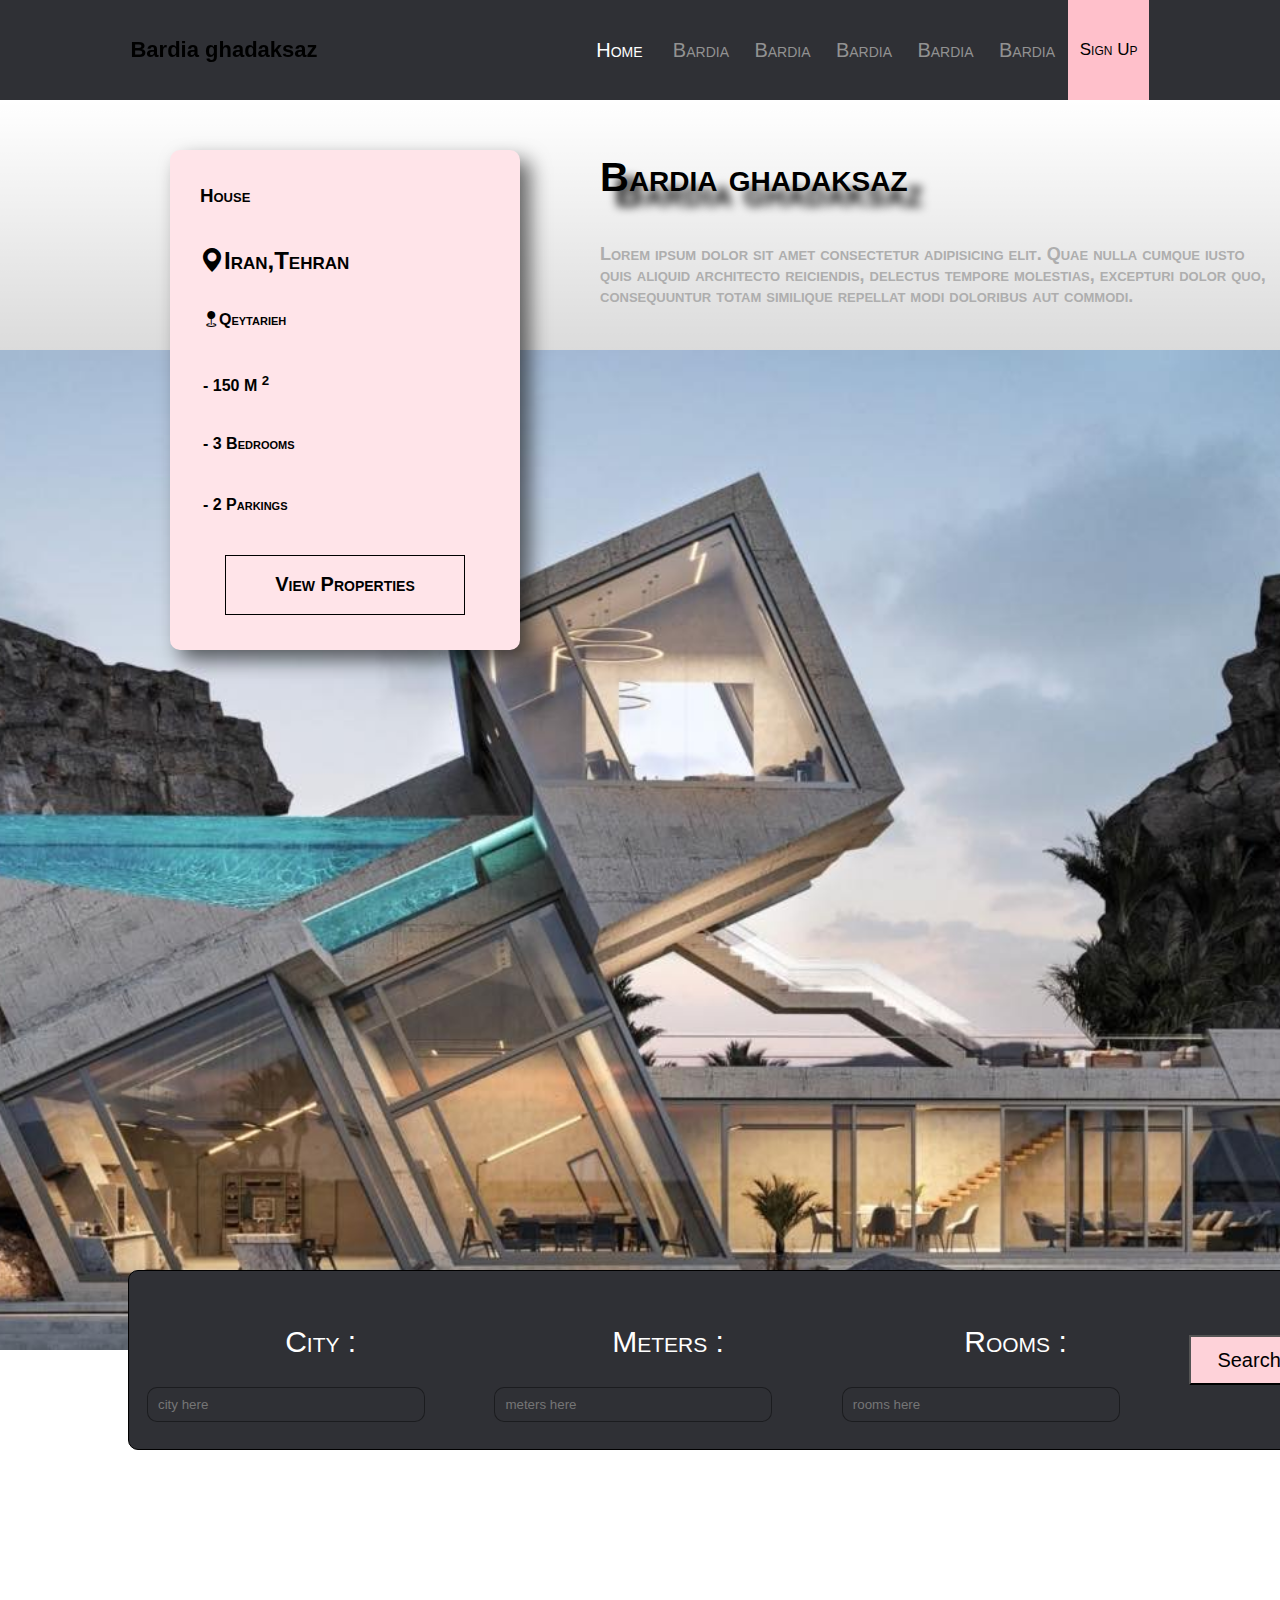
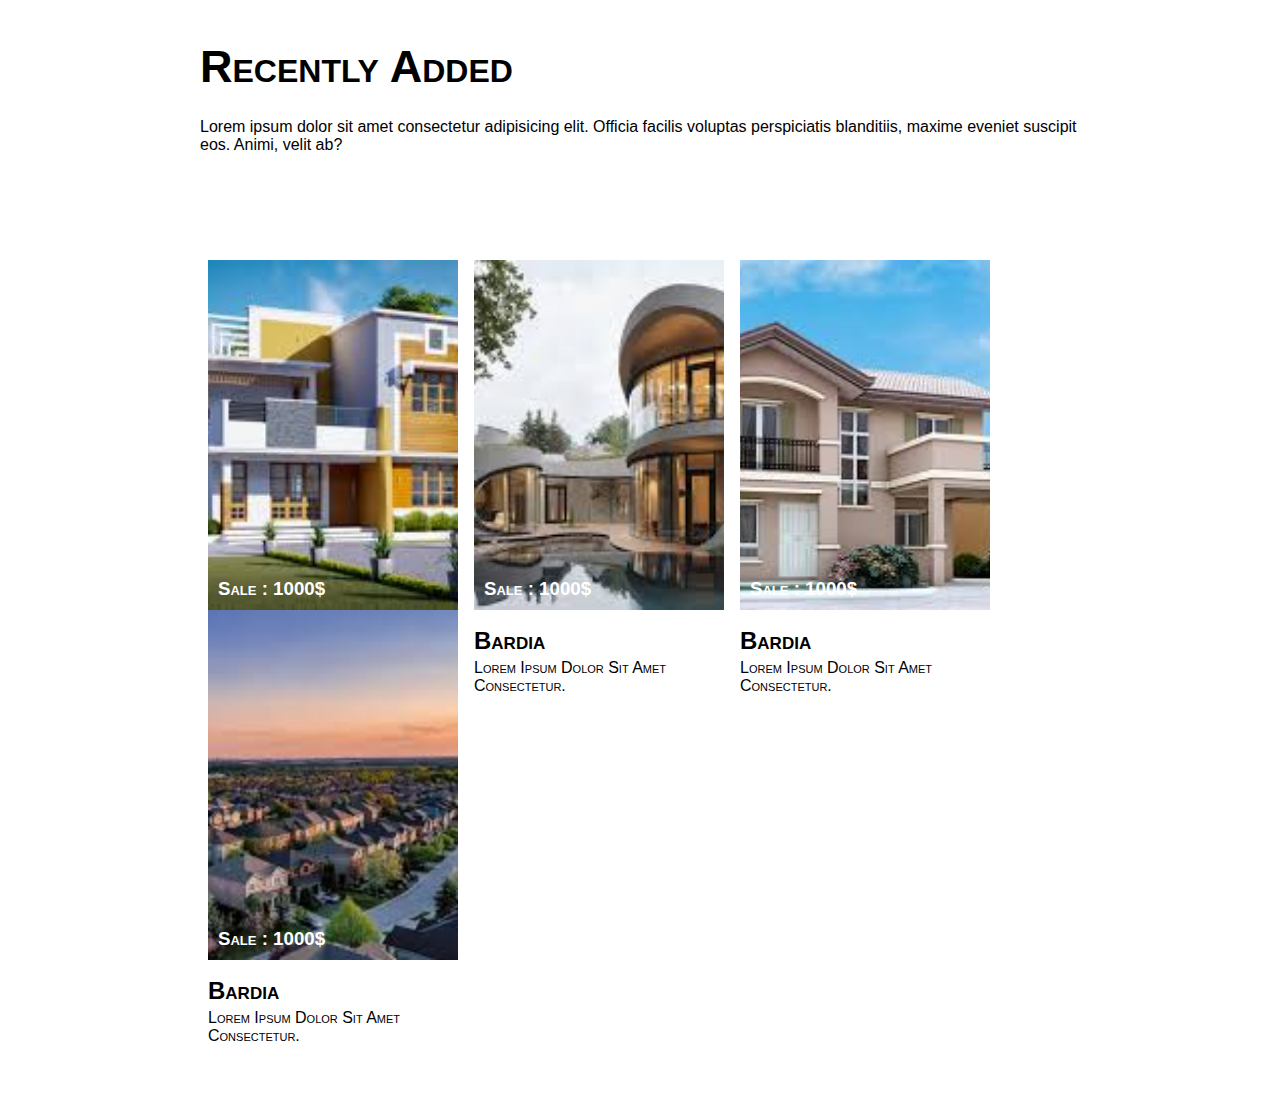
<file: assets/pages/realstate/index.html>
<!DOCTYPE html>
<html lang="en">

<head>
    <meta charset="UTF-8">
    <meta http-equiv="X-UA-Compatible" content="IE=edge">
    <meta name="viewport" content="width=device-width, initial-scale=1.0">
    <title>Document</title>
    <link rel="stylesheet" href="assets/stylesheet/master.css">
    <link rel="stylesheet" href="https://cdn.jsdelivr.net/npm/bootstrap-icons@1.10.3/font/bootstrap-icons.css">
</head>

<body>
    <main>
        <header class="headtop">
            <h1>Bardia ghadaksaz</h1>
            <nav>
                <ul>
                    <li><a href="">home</a></li>
                    <li><a href="">Bardia</a></li>
                    <li><a href="">Bardia</a>
                    <ul class="submenu">
                        <li>bardia1</li>
                        <li>bardia2</li>
                        <li>bardia3</li>
                        <li>bardia4</li>
                        <li>bardia5</li>
                    </ul>
                    </li>
                    <li><a href="">Bardia</a></li>
                    <li><a href="">Bardia</a></li>
                    <li><a href="">Bardia</a>
                        <ul class="submenu">
                            <li>bardia1</li>
                            <li>bardia2</li>
                            <li>bardia3</li>
                            <li>bardia4</li>
                            <li>bardia5</li>
                            <li>bardia6</li>
                            <li>bardia7</li>
                            <li>bardia8</li>
                        </ul>
                    </li>
                    <li><a href="">Sign up</a></li>
                </ul>
            </nav>
        </header>
        <section>
            <div class="box">
                <h2>Bardia ghadaksaz</h2>
                <p>Lorem ipsum dolor sit amet consectetur adipisicing elit. Quae nulla cumque iusto quis aliquid
                    architecto reiciendis, delectus tempore molestias, excepturi dolor quo, consequuntur totam similique
                    repellat modi doloribus aut commodi.</p>
            </div>
            <div class="info">
                <h3>house</h3>
                <h2><i class="bi bi-geo-alt-fill"></i>Iran,Tehran</h2>
                <h4><i class="bi bi-geo-fill"></i>Qeytarieh</h4>
                <h4>- 150 m <sup>2</sup></h4>
                <h4>- 3 bedrooms</h4>
                <h4>- 2 parkings</h4>
                <div><button>view properties</button></div>
            </div>
            <div class="img"></div>
            <div class="price">

                <form action="search">
                    <section> <label for="city">City :</label>
                        <input type="text" id="city" name="shahr" placeholder="city here">
                    </section>
                    <section> <label for="meter">meters :</label>
                        <input type="number" id="meter" name="metraj" placeholder="meters here ">
                    </section>
                    <section> <label for="rooms">rooms :</label>
                        <input type="number" id="rooms" name="otagh" placeholder="rooms here">
                    </section>
                    <button>search</button>
                </form>
            </div>

        </section>
        <aside>
            <section class="recently">
                <h2>recently added</h2>
                <p>Lorem ipsum dolor sit amet consectetur adipisicing elit. Officia facilis voluptas perspiciatis blanditiis, maxime eveniet suscipit eos. Animi, velit ab?</p>
            </section>
            <div class="gallery">
                <div>
                    <h2>bardia</h2>
                    <p>Lorem ipsum dolor sit amet consectetur.</p>
                    <h3>sale : 1000$</h3>
                </div>
                <div>
                    <h2>bardia</h2>
                    <p>Lorem ipsum dolor sit amet consectetur.</p>
                    <h3>sale : 1000$</h3>
                </div>
                <div>
                    <h2>bardia</h2>
                    <p>Lorem ipsum dolor sit amet consectetur.</p>
                    <h3>sale : 1000$</h3>
                </div>
                <div>
                    <h2>bardia</h2>
                    <p>Lorem ipsum dolor sit amet consectetur.</p>
                    <h3>sale : 1000$</h3>
                </div>
            </div>
        </aside>
    </main>
</body>

</html>
</file>
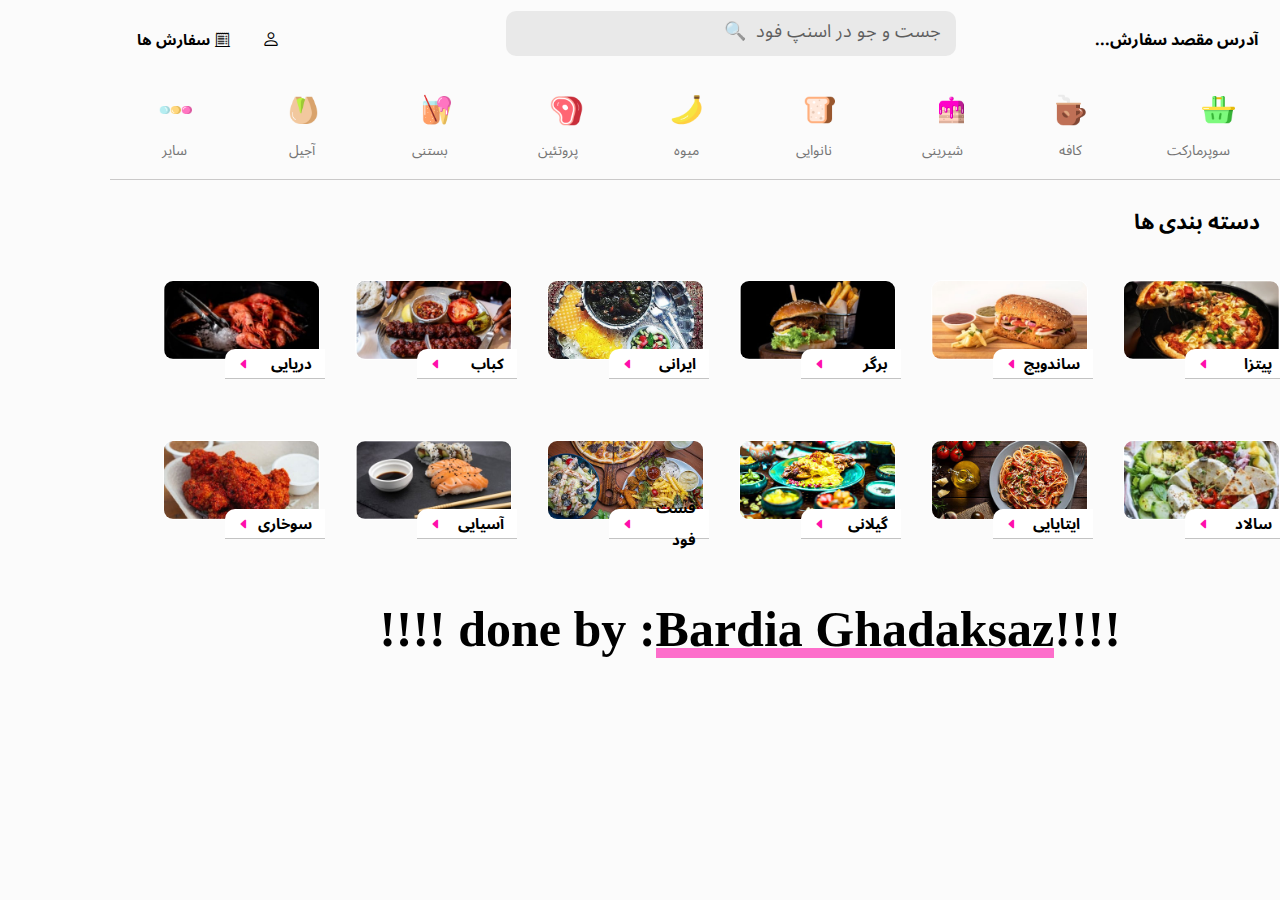
<file: assets/pages/snappfood/index.html>
<!DOCTYPE html>
<html lang="en">

<head>
    <meta charset="UTF-8">
    <meta http-equiv="X-UA-Compatible" content="IE=edge">
    <meta name="viewport" content="width=device-width, initial-scale=1.0">
    <title>اسنپ فود</title>
    <link rel="stylesheet" href="assets/stylesheet/master.css">
    <link rel="stylesheet" href="https://cdn.jsdelivr.net/npm/bootstrap-icons@1.10.3/font/bootstrap-icons.css">
    <link rel="preconnect" href="https://fonts.googleapis.com">
<link rel="preconnect" href="https://fonts.gstatic.com" crossorigin>
<link href="https://fonts.googleapis.com/css2?family=Noto+Sans+Arabic:wght@300&display=swap" rel="stylesheet">
</head>

<body>
    <main>
        <header>
            <figure>
                <img src="assets/images/snappfood-logos-iddLUXfZsY.png" alt="">
                <figcaption>آدرس مقصد سفارش... </figcaption>
            </figure>
            <section>
                <input type="text" name="searchbox" id="searching" placeholder=" جست و جو در اسنپ فود  🔍">
            </section>
            <div>
                <a href="#"><i class="bi bi-person"></i></a>
                <h4><i class="bi bi-receipt-cutoff"></i> سفارش ها</h4>
            </div>
        </header>
        <nav>
            <figure><img src="assets/images/desktop_1_603508bf202d8_img_st_food.png" alt="" title="Bardias project">
            <figcaption>رستوران</figcaption>
            </figure>
            <figure><img src="assets/images/desktop_4_603508a14ab73_img_st_supermarket.png" alt="" title="Bardias project">
            <figcaption>سوپرمارکت</figcaption>
            </figure>
            <figure><img src="assets/images/desktop_2_603508b330711_img_st_cafe.png" alt=""title="Bardias project">
            <figcaption>کافه</figcaption>
            </figure>
            <figure><img src="assets/images/desktop_3_603508a95b9be_img_st_sweet.png" alt="" title="Bardias project">
            <figcaption>شیرینی</figcaption>
            </figure>
            <figure><img src="assets/images/desktop_5_60350898c61b5_img_st_bakery.png" alt="" title="Bardias project">
            <figcaption>نانوایی</figcaption>
            </figure>
            <figure><img src="assets/images/desktop_6_6035088cbcde4_img_st_fruit.png" alt="" title="Bardias project">
            <figcaption>میوه</figcaption>
            </figure>
            <figure><img src="assets/images/desktop_11_603507afc9a32_img_st_meat.png" alt="" title="Bardias project">
            <figcaption>پروتئین</figcaption>
            </figure>
            <figure><img src="assets/images/desktop_8_6035087b463a3_img_st_icecream.png" alt="" title="Bardias project">
            <figcaption>بستنی</figcaption>
            </figure>
            <figure><img src="assets/images/desktop_7_60350883d6e43_img_st_nut.png" alt="" title="Bardias project">
            <figcaption>آجیل</figcaption>
            </figure>
            <figure><img src="assets/images/desktop_9_603b811b1d540_img_st_other2.png" alt="" title="Bardias project">
            <figcaption>سایر</figcaption>
            </figure>
        </nav>
        <section class="menu">
            <h2>دسته بندی ها</h2>
            <div>
                <figure><img src="assets/images/website_image_pizza_1.jpg" alt="" title="Bardia-Ghadaksaz">
                <figcaption>پیتزا <i class="bi bi-caret-left-fill"></i></figcaption>
                </figure>
                <figure><img src="assets/images/website_image_sandwich_1.jpg" alt="" title="Bardia-Ghadaksaz">
                <figcaption>ساندویچ <i class="bi bi-caret-left-fill"></i></figcaption>
                </figure>
                <figure><img src="assets/images/website_image_burger_1.jpg" alt="" title="Bardia-Ghadaksaz">
                <figcaption>برگر <i class="bi bi-caret-left-fill"></i></figcaption>
                </figure>
                <figure><img src="assets/images/website_image_irani_1.jpg" alt="" title="Bardia-Ghadaksaz">
                <figcaption>ایرانی <i class="bi bi-caret-left-fill"></i></figcaption>
                </figure>
                <figure><img src="assets/images/website_image_kebab_1.jpg" alt="" title="Bardia-Ghadaksaz">
                <figcaption>کباب <i class="bi bi-caret-left-fill"></i></figcaption>
                </figure>
                <figure><img src="assets/images/website_image_seafood_1.jpg" alt="" title="Bardia-Ghadaksaz">
                <figcaption>دریایی <i class="bi bi-caret-left-fill"></i></figcaption>
                </figure>
                <figure><img src="assets/images/website_image_salad_1.jpg" alt="" title="Bardia-Ghadaksaz">
                <figcaption>سالاد <i class="bi bi-caret-left-fill"></i></figcaption>
                </figure>
                <figure><img src="assets/images/website_image_italy_1.jpg" alt="" title="Bardia-Ghadaksaz">
                <figcaption>ایتایایی <i class="bi bi-caret-left-fill"></i></figcaption>
                </figure>
                <figure><img src="assets/images/website_image_gilani_1.jpg" alt="" title="Bardia-Ghadaksaz">
                <figcaption>گیلانی <i class="bi bi-caret-left-fill"></i></figcaption>
                </figure>
                <figure><img src="assets/images/website_image_fastfood_1.jpg" alt="" title="Bardia-Ghadaksaz">
                <figcaption>فست فود  <i class="bi bi-caret-left-fill"></i></figcaption>
                </figure>
                <figure><img src="assets/images/website_image_asian_1.jpg" alt="" title="Bardia-Ghadaksaz">
                <figcaption>آسیایی <i class="bi bi-caret-left-fill"></i></figcaption>
                </figure>
                <figure><img src="assets/images/website_image_sokhari_1.jpg" alt="" title="Bardia-Ghadaksaz">
                <figcaption>سوخاری <i class="bi bi-caret-left-fill"></i></figcaption>
                </figure>
            </div>
        </section>
        <aside>
            <strong>
                !!!!<h1>Bardia Ghadaksaz</h1>  :   done by   !!!!
            </strong>
        </aside>
    </main>
</body>

</html>
</file>
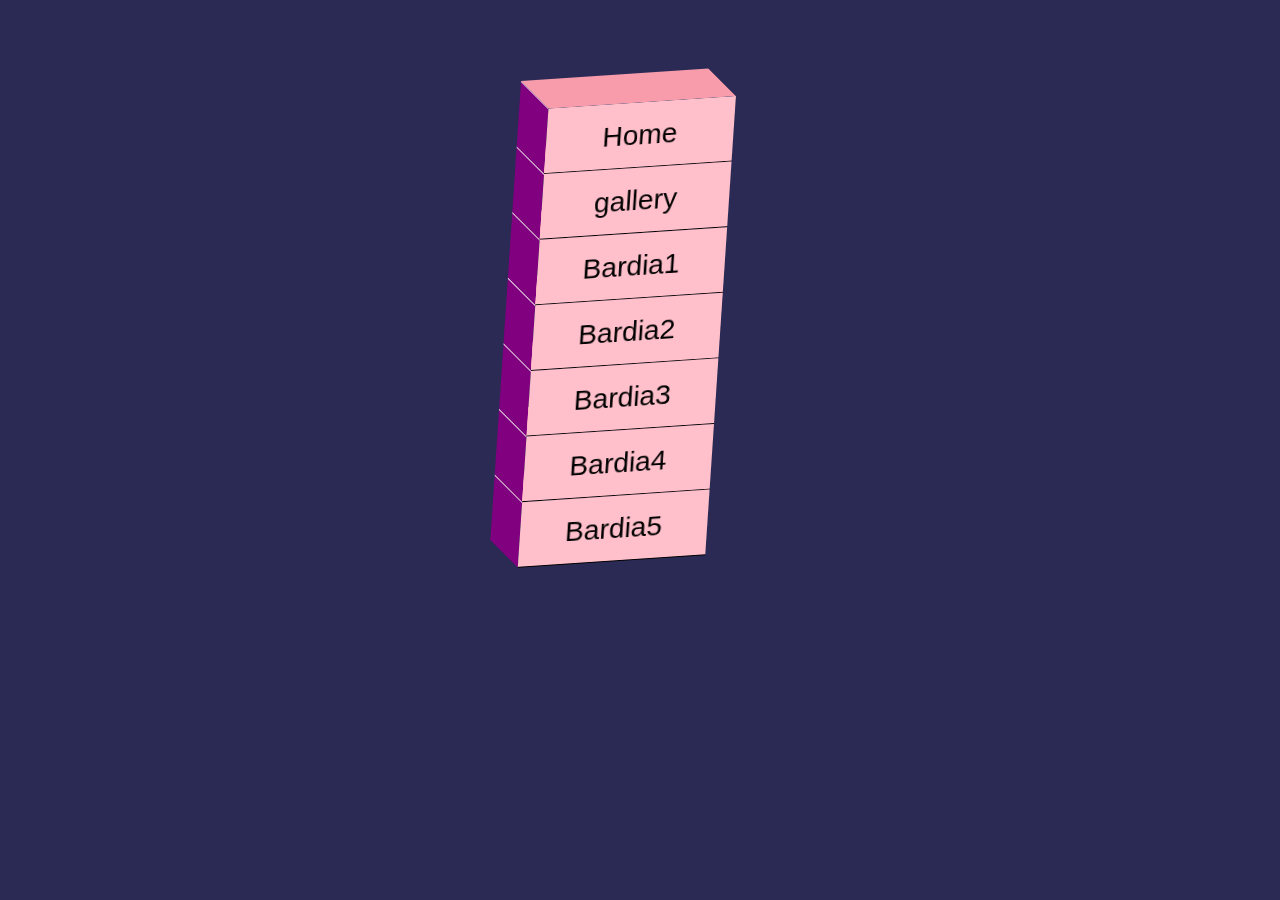
<file: assets/pages/tricks/index-menu-trick.html>
<!DOCTYPE html>
<html lang="en">
<head>
    <meta charset="UTF-8">
    <meta http-equiv="X-UA-Compatible" content="IE=edge">
    <meta name="viewport" content="width=device-width, initial-scale=1.0">
    <title>menu trick</title>
    <style>
        *{padding: 0;margin: 0;box-sizing: border-box;}
        body{
            width: 100%;
            height: 100%;
            background-color: rgb(42, 42, 84);
        }
        ul{
            width: 200px;
            height: 70px;
            margin: 100px auto;
            transform:rotate3d(1, -1, 0, -29deg);
            transform-style: preserve-3d;
        }
        ul>li{
            width: 100%;
            height: 100%;
            background-color: pink;
         list-style-type: none;
            width: 100%;height: 100%;
            display: flex;
            justify-content: center;
            position: relative;
            align-items: center;
            color: black;
            font-size: 30px;
            font-family: Arial, "Helvetica Neue", Helvetica, sans-serif;
            transform-style: preserve-3d;
            cursor: pointer;
            border-bottom: 1px solid black;
            transition: .6s;
        }
        ul>li::before,
        ul>li::after{
        content: '';
        position: absolute;
        }
        ul>li::before{
            width: 100%;
            height: 80px;
            background-color: rgb(248, 156, 172);
            transform: rotateX(90deg);
            transform-origin: bottom;
            top: -80px;
            left: 0;
        }
        ul>li::after{
            width: 80px;
            height: 100%;
            background-color: purple;
            transform: rotateY(-90deg);
            transform-origin: right;
            top: 0;
            border-top: 1px solid white;
            left: -80px;
        }
        li:hover{
            transform: translateZ(20px
            ) translateX(-43px);
            background-color: yellowgreen;
        }
        li:hover::after,
        li:hover::before{
            background-color: green;
        }

    </style>
</head>
<body>
    <ul>
        <li>Home</li>
        <li>gallery</li>
        <li>Bardia1</li>
        <li>Bardia2</li>
        <li>Bardia3</li>
        <li>Bardia4</li>
        <li>Bardia5</li>
    </ul>
</body>
</html>
</file>
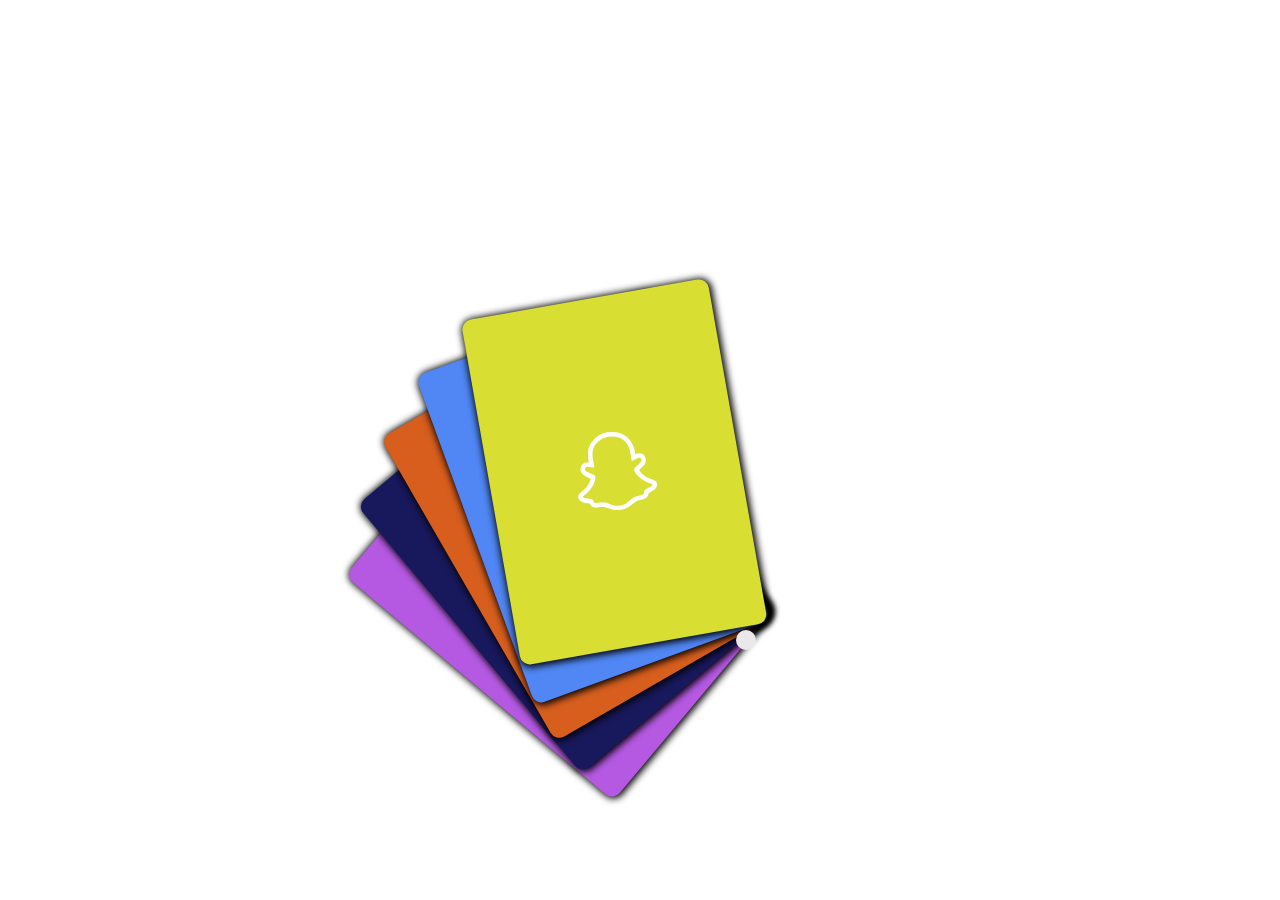
<file: assets/pages/tricks/index4-cards.html>
<!DOCTYPE html>
<html lang="en">
<head>
    <meta charset="UTF-8">
    <meta http-equiv="X-UA-Compatible" content="IE=edge">
    <meta name="viewport" content="width=device-width, initial-scale=1.0">
    <title>cards</title>
    <link rel="stylesheet" href="https://cdn.jsdelivr.net/npm/bootstrap-icons@1.10.3/font/bootstrap-icons.css">
    <style>
        *{
            margin: 0;padding: 0;box-sizing: border-box;
        }
        .box{
            width: 100%;
            height: 100vh;
            /* margin: 100px auto; */
            position: relative;
        }
        .cards{
            width: 250px;
            height: 350px;
            border-radius: 10px;
            position: absolute;
            top: 50%;
            left: 50%;
            transform: translate(-50%,-50%);
            transform-origin: 95% 95%;
            transition: .8s;
            display: flex;
            justify-content: center;
            box-shadow: 1px 1px 7px 2px black;
            align-items: center;
        }
        .cards>i{
            display: flex;
            justify-content: center;
            align-items: center;
            font-size: 80px;
            color: white;
            cursor: pointer;
        }
        .box>div:nth-of-type(1){
            transform: translate(-50%,-50%) rotate(-50deg);
            background-color: rgb(181, 89, 226);
        }
        .box>div:nth-of-type(2){
            transform: translate(-50%,-50%) rotate(-40deg);
            background-color: rgb(24, 24, 92);


        }
        .box>div:nth-of-type(3){
            transform: translate(-50%,-50%) rotate(-30deg);
            background-color: rgb(215, 94, 29);
        }
        .box>div:nth-of-type(4){
            transform: translate(-50%,-50%) rotate(-20deg);
            background-color: rgb(80, 135, 244);


        }
        .box>div:nth-of-type(5){
            transform: translate(-50%,-50%) rotate(-10deg);
            background-color: rgb(217, 223, 50);

        }
        /* this is the transfer origin spot  */
        .box::after{
            width: 20px;
            height: 20px;
            border-radius: 50%;
            background-color: rgb(234, 232, 232);
            position: absolute;
            top: 70%;
            right: calc(50% - 116px);
            z-index: 1;
            content: '';
        }
        .cards:hover ~ .cards{
            transform: translate(-50%,-50%)rotate(90deg);

        }
    </style>
</head>
<body>
    <div class="box">
        <div class="cards"><i class="bi bi-instagram"></i></div>
        <div class="cards"><i class="bi bi-facebook"></i></div>
        <div class="cards"><i class="bi bi-github"></i></div>
        <div class="cards"><i class="bi bi-twitter"></i></div>
        <div class="cards"><i class="bi bi-snapchat"></i></div>
    </div>
</body>
</html>
</file>
<file: assets/stylesheet/master.css>
* {
  font-family: "Pathway Extreme", sans-serif;
}

body {
  overflow-x: hidden;
}

.bg1 {
  background-image: url(../img/wlc-bg1.jpg);
  overflow-x: hidden;
}

.bg2 {
  background-color: rgb(33, 33, 41);
}

.headtop {
  height: 60px;
  background-color: rgb(33, 33, 41);
  color: rgb(247, 201, 35);
}
.headtop .menu {
  color: rgb(236, 234, 234);
}
.headtop .menu > li {
  position: relative;
  list-style-type: none;
}
.headtop .menu > li:hover .submenu {
  opacity: 1;
  visibility: visible;
}
.headtop .menu > li:hover > a {
  color: rgb(247, 201, 35);
  border-bottom: 1px solid rgb(247, 201, 35);
}
.headtop .menu > li > a {
  text-decoration: none;
  color: inherit;
  transition: 0.6s;
  text-transform: capitalize;
}
.headtop .menu > li .submenu {
  background-color: rgb(33, 33, 41);
  position: absolute;
  left: 0;
  top: 102%;
  width: 115%;
  opacity: 0;
  border: 1px solid rgba(255, 255, 255, 0.821);
  visibility: hidden;
  transition: 0.4s;
}
.headtop .menu > li .submenu > li {
  list-style-type: none;
  color: rgb(255, 255, 255);
  border-bottom: 1px solid rgba(255, 255, 255, 0.745);
}
.headtop .menu > li .submenu > li > a {
  text-decoration: none;
  color: inherit;
  transition: 0.4s;
  font-size: 15px;
  font-weight: bolder;
}
.headtop .menu > li .submenu > li:nth-of-type(1):hover > a {
  color: rgb(196, 65, 187);
  background-color: rgb(58, 58, 71);
}
.headtop .menu > li .submenu > li:nth-of-type(2):hover > a {
  color: rgb(68, 140, 228);
  background-color: rgb(58, 58, 71);
}
.headtop .menu > li .submenu > li:nth-of-type(3):hover > a {
  color: rgb(254, 141, 4);
  background-color: rgb(58, 58, 71);
}

.slide {
  height: 100vh;
  background-color: rgb(33, 33, 41);
  padding-top: 50px;
}
.slide figure {
  height: 500px;
}
.slide figure img {
  border: 1px solid white;
  background-image: url(../img/wlc-bg1.jpg);
  border-radius: 26px;
}
@media screen and (min-width: 993px) {
  .slide figure img {
    height: 70%;
  }
}
@media screen and (min-width: 1201px) {
  .slide figure img {
    height: 90%;
  }
}
.slide section {
  padding-top: 60px;
  height: 100%;
  color: white;
  background-color: rgb(33, 33, 41);
  padding: 15px;
}
.slide section h3 {
  height: 100px;
}
.slide section h2 {
  height: 100px;
}
.slide section h2 > strong {
  color: rgb(247, 201, 35);
  font-weight: bolder;
}
.slide section h5 {
  height: 100px;
}
.slide section h1 {
  color: rgb(255, 255, 255);
  font-size: 42px;
  font-weight: bolder;
  text-shadow: 2px 2px 10px rgba(77, 77, 77, 0.558);
  letter-spacing: 7px;
  animation: typer 5s steps(24) infinite, blink 1s ease-in-out infinite;
  border-right: 2px solid rgb(197, 45, 45);
  overflow: hidden;
  white-space: nowrap;
}
@media screen and (max-width: 768px) {
  .slide section h1 {
    font-size: 17px;
    word-spacing: 1px;
    letter-spacing: 3px;
  }
}

.abt {
  height: auto;
  background-color: rgb(33, 33, 41);
}
.abt section {
  height: 100vh;
}
.abt section h4 {
  font-size: 16px;
}
.abt section h4 > a {
  text-decoration: none;
  color: white;
  transition: 0.4s;
}
.abt section h4 > a:hover {
  color: orange;
}
@media screen and (max-width: 992px) {
  .abt section h4:nth-of-type(5) {
    font-size: 13px;
  }
}
.abt .skills {
  margin-top: 60px;
  margin-bottom: 100px;
  height: auto;
  background-color: rgb(33, 33, 41);
}
.abt .skills .box {
  background-color: rgba(221, 221, 221, 0.808);
  cursor: pointer;
  overflow: hidden;
  transition: 0.4s;
  height: 300px;
  border-radius: 30px;
  position: relative;
  box-shadow: 3px 3px 10px rgba(0, 0, 0, 0.611);
}
@media screen and (max-width: 768px) {
  .abt .skills .box {
    height: 220px;
  }
}
.abt .skills .box:hover {
  background-color: white;
  box-shadow: 3px 3px 10px rgb(0, 0, 0);
}
.abt .skills .box:hover img {
  scale: 1.2;
  transform: translateY(12px) rotateZ(360deg);
}
.abt .skills .box:nth-of-type(1)::after {
  position: absolute;
  left: 0;
  bottom: 43%;
  width: 100%;
  content: "";
  height: 23px;
  background-image: linear-gradient(to right, green 97%, white 3%);
}
.abt .skills .box:nth-of-type(2)::after {
  position: absolute;
  left: 0;
  bottom: 43%;
  width: 100%;
  content: "";
  height: 23px;
  background-image: linear-gradient(to right, rgb(133, 212, 15) 90%, white 10%);
}
.abt .skills .box:nth-of-type(3)::after {
  position: absolute;
  left: 0;
  bottom: 43%;
  width: 100%;
  content: "";
  height: 23px;
  background-image: linear-gradient(to right, greenyellow 83%, white 17%);
}
.abt .skills .box:nth-of-type(4)::after {
  position: absolute;
  left: 0;
  bottom: 43%;
  width: 100%;
  content: "";
  height: 23px;
  background-image: linear-gradient(to right, rgb(235, 255, 59) 60%, white 40%);
}
.abt .skills .box:nth-of-type(5)::after {
  position: absolute;
  left: 0;
  bottom: 43%;
  width: 100%;
  content: "";
  height: 23px;
  background-color: rgb(255, 255, 255);
}
.abt .skills .box:nth-of-type(6)::after {
  position: absolute;
  left: 0;
  bottom: 43%;
  width: 100%;
  content: "";
  height: 23px;
  background-color: rgb(255, 255, 255);
}
.abt .skills .box:nth-of-type(7)::after {
  position: absolute;
  left: 0;
  bottom: 43%;
  width: 100%;
  content: "";
  height: 23px;
  background-color: rgb(255, 255, 255);
}
.abt .skills .box img {
  transition: 0.4s;
}
@media screen and (max-width: 768px) {
  .abt .skills .box > h3 {
    font-size: 17px;
  }
}
.abt .skills .box > h5 {
  font-family: Arial, "Helvetica Neue", Helvetica, sans-serif;
  font-weight: bolder;
  font-size: 20px;
}
@media screen and (max-width: 768px) {
  .abt .skills .box > h5 {
    font-size: 15px;
  }
}

.prt {
  margin-top: 200px;
  height: auto;
  background-color: rgb(33, 33, 41);
}
.prt .box {
  cursor: pointer;
  overflow: hidden;
  transition: 0.4s;
  display: flex;
  flex-wrap: wrap;
  padding: 0;
  align-content: space-around;
  justify-content: center;
  height: 300px;
  margin: 50px 0;
  border-radius: 30px;
  position: relative;
  box-shadow: 3px 3px 10px rgba(0, 0, 0, 0.611);
}
.prt .box::after {
  content: "";
  width: 100%;
  height: 100%;
  background-color: rgba(0, 0, 0, 0.7);
  position: absolute;
  top: 0;
  left: -100%;
  transition: 1s;
}
.prt .box:hover::after {
  left: 0;
}
.prt .box:hover button {
  opacity: 1;
  visibility: visible;
}
.prt .box:hover h5 {
  opacity: 1;
}
.prt .box:nth-of-type(1) {
  background-image: url(../img/portfolio/nike.png);
  background-size: cover;
  background-position: center;
}
.prt .box:nth-of-type(2) {
  background-image: url(../img/portfolio/Engineering.png);
  background-size: cover;
  background-position: center;
}
.prt .box:nth-of-type(3) {
  background-image: url(../img/portfolio/Realstate.png);
  background-size: cover;
  background-position: center;
}
.prt .box:nth-of-type(4) {
  background-image: url(../img/portfolio/Snappfood.png);
  background-size: cover;
  background-position: center;
}
.prt .box:nth-of-type(5) {
  background-image: url(../img/portfolio/applenic.png);
  background-size: cover;
  background-position: center;
}
.prt .box:nth-of-type(6) {
  background-image: url(../img/portfolio/Asus.png);
  background-size: cover;
  background-position: center;
}
.prt .box:nth-of-type(7) {
  background-image: url(../img/portfolio/trickmenu1.png);
  background-size: cover;
  background-position: center;
}
.prt .box:nth-of-type(8) {
  background-image: url(../img/portfolio/cards.png);
  background-size: cover;
  background-position: center;
}
.prt .box > h5 {
  width: 100%;
  height: 50%;
  font-size: 20px;
  color: white;
  position: relative;
  display: flex;
  flex-wrap: wrap;
  justify-content: center;
  align-items: center;
  text-transform: capitalize;
  z-index: 1;
  opacity: 0;
  transition: 1s;
}
.prt .box > button {
  width: 100%;
  height: 40px;
  border: none;
  background-color: rgba(0, 0, 0, 0.778);
  transition: 1s;
  margin-top: 20px;
  position: relative;
  color: white;
  z-index: 1;
  opacity: 0;
  visibility: hidden;
}
.prt .box > button:hover {
  background-color: rgba(255, 255, 255, 0.81);
  color: black;
}
.prt .box > button > a {
  text-decoration: none;
  color: inherit;
  font-size: 20px;
}

.cnt {
  margin-top: 200px;
  height: auto;
  background-color: rgb(33, 33, 41);
}
.cnt figure {
  height: 60vh;
}
.cnt figure img {
  height: 100%;
}
@media screen and (min-width: 1201px) {
  .cnt figure img {
    height: 70%;
  }
}
.cnt .available {
  font-weight: bold;
  margin-left: 40px;
  background-color: rgb(33, 33, 41);
  height: 50vh;
  display: flex;
  justify-content: space-evenly;
}
.cnt .available p {
  font-size: 27px;
  font-weight: bolder;
  padding: 10px;
  color: white;
}
.cnt .available h4 {
  color: white;
}
@media screen and (max-width: 768px) {
  .cnt .available h4 {
    font-size: 14px;
  }
}
@media screen and (min-width: 769px) {
  .cnt .available h4 {
    font-size: 18px;
  }
}
@media screen and (min-width: 993px) {
  .cnt .available h4 {
    font-size: 20px;
  }
}
.cnt .available h4:hover > a {
  color: rgb(0, 110, 255);
}
.cnt .available h4 > i {
  color: rgb(255, 185, 79);
}
.cnt .available h4 > a {
  font-weight: lighter;
  text-decoration: none;
  transition: 0.4s;
  color: rgb(226, 226, 226);
}

.foot {
  margin: 0;
  width: 100%;
  margin-top: 100px;
}
.foot footer {
  background-color: rgb(43, 44, 50);
  color: white;
  height: 60px;
  transition: 0.4s;
  position: relative;
  display: flex;
  justify-content: center;
  align-items: center;
}
.foot footer::after {
  content: "Make a wish , i will CODE it !";
  width: 0%;
  height: 30px;
  color: white;
  background-color: rgb(153, 25, 25);
  white-space: nowrap;
  position: absolute;
  display: flex;
  justify-content: center;
  align-items: center;
  top: -20px;
  left: 0;
  overflow: hidden;
  animation: footerafter alternate infinite linear 7s;
}
.foot footer:hover {
  height: 120px;
}
.foot footer:hover > h4 {
  color: yellowgreen;
}
.foot footer h4 {
  font-size: 17px;
}

@keyframes typer {
  from {
    width: 0ch;
  }
  to {
    width: 22ch;
  }
}
@keyframes blink {
  from {
    border-right: 2px solid rgba(255, 20, 147, 0);
  }
  to {
    border-right: 2px solid rgb(197, 45, 45);
  }
}/*# sourceMappingURL=master.css.map */
</file>
<file: assets/pages/applenic/assets/stylesheet/master.css>
* {
  padding: 0;
  margin: 0;
  box-sizing: border-box;
}

body {
  background-color: rgb(18, 18, 18);
  font-family: "Noto Sans Arabic", sans-serif;
  font-family: "Raleway", sans-serif;
}
body > main {
  width: 100%;
}
body > main > header {
  display: flex;
  width: 100%;
  height: 60px;
  background-color: black;
  position: fixed;
  top: 0;
  right: 0;
  z-index: 1;
}
body > main > header > section {
  width: 15%;
  height: 100%;
}
body > main > header > section > figure {
  width: 100%;
  display: flex;
  justify-content: center;
  height: 100%;
  padding: 10px, 0;
}
body > main > header > section > figure > img {
  display: grid;
  justify-content: center;
  align-items: center;
  height: 77%;
  padding-top: 6px;
  -o-object-fit: cover;
     object-fit: cover;
  cursor: pointer;
}
body > main > header > nav {
  width: 70%;
  height: 100%;
  display: flex;
  justify-content: space-evenly;
}
body > main > header > nav > ul {
  display: flex;
  flex-wrap: wrap;
  width: 100%;
  height: 100%;
}
body > main > header > nav > ul > li {
  width: 10%;
  height: 100%;
  list-style-type: none;
}
body > main > header > nav > ul > li > a {
  text-decoration: none;
  width: 100%;
  height: 100%;
  color: rgb(156, 156, 156);
  display: flex;
  justify-content: center;
  align-items: center;
  transform: translateY(-4px);
  font-weight: lighter;
  transition: 0.4s;
}
body > main > header > nav > ul > li > a:hover {
  color: white;
  background-color: rgb(100, 100, 100);
}
body > main > header > div {
  width: 15%;
  height: 100%;
  display: flex;
  justify-content: space-evenly;
  align-items: center;
  color: white;
  font-size: 20px;
}
body > main > header > div > i {
  cursor: pointer;
  transition: 0.4s;
}
body > main > header > div > i:hover {
  color: rgb(221, 200, 43);
}
body > main > .menu {
  width: 100%;
  height: 270px;
  margin-top: 60px;
  display: flex;
  flex-wrap: wrap;
  justify-content: center;
}
body > main > .menu > h2 {
  font-size: 25px;
  display: flex;
  justify-content: start;
  color: white;
  padding-right: 16px;
  width: 70%;
  align-items: center;
  height: 44%;
}
body > main > .menu > h2 > strong {
  width: 50%;
  height: 100%;
  display: flex;
  justify-content: start;
  font-size: 24px;
  padding-right: 15px;
  color: rgb(142, 142, 142);
  align-items: center;
  height: 100%;
}
body > main > .menu > .para {
  width: 30%;
  height: 44%;
}
body > main > .menu > .para > P {
  width: 100%;
  height: 100%;
  font-size: 17px;
  display: flex;
  justify-content: center;
  align-items: flex-start;
  padding-top: 15px;
  color: white;
  position: relative;
  font-weight: lighter;
}
body > main > .menu > .para > P > button {
  width: 100px;
  height: auto;
  position: absolute;
  bottom: 43%;
  cursor: pointer;
  color: white;
  display: flex;
  flex-wrap: wrap;
  justify-content: space-evenly;
  left: 44%;
  border: none;
  background-color: rgba(17, 17, 17, 0);
}
body > main > .menu > .para > P > button > i {
  width: 10%;
  font-size: 17px;
}
body > main > .menu > .list {
  width: 80%;
  height: 56%;
  margin: 0, 5%;
  display: flex;
  flex-wrap: wrap;
}
body > main > .menu > .list > div {
  width: 10%;
  height: 100%;
  display: flex;
  flex-wrap: wrap;
}
body > main > .menu > .list > div:hover img {
  transform: translateY(-20px) rotateZ(360deg);
}
body > main > .menu > .list > div > figure {
  width: 100%;
  height: 60%;
  display: flex;
  justify-content: center;
  align-items: center;
}
body > main > .menu > .list > div > figure > img {
  height: 80%;
  -o-object-fit: cover;
     object-fit: cover;
  transition: 0.8s;
  cursor: pointer;
}
body > main > .menu > .list > div > h3 {
  width: 100%;
  height: 40%;
  display: flex;
  justify-content: center;
  align-items: center;
  color: white;
  font-size: 17px;
}
body > main > .container {
  margin-top: 80px;
  margin-right: 5%;
  margin-left: 5%;
  width: 90%;
  height: 590px;
  display: flex;
  position: relative;
  flex-wrap: unset;
  justify-content: space-evenly;
  align-items: center;
}
body > main > .container > h2 {
  width: 100%;
  height: 30%;
  display: flex;
  justify-content: flex-start;
  color: grey;
  font-size: 27px;
  position: absolute;
  top: 0%;
  right: 1%;
}
body > main > .container > div {
  cursor: pointer;
  width: 23%;
  height: 70%;
  background-size: cover;
  display: flex;
  justify-content: center;
  align-items: center;
  background-position: center;
  border-radius: 20px;
  position: relative;
  transition: 0.4s;
}
body > main > .container > div:hover {
  scale: 1.09;
}
body > main > .container > div:nth-of-type(1) {
  background-image: url(../image/body/10531.webp);
}
body > main > .container > div:nth-of-type(2) {
  background-image: url(../image/body/10532.webp);
}
body > main > .container > div:nth-of-type(3) {
  background-image: url(../image/body/10533.webp);
}
body > main > .container > div:nth-of-type(4) {
  background-image: url(../image/body/10534.webp);
}
body > main > .container > div > h4 {
  position: absolute;
  top: 20%;
  right: 40%;
  font-weight: lighter;
  font-size: 30px;
}
body > main > .green {
  display: flex;
  justify-content: center;
  align-items: center;
  width: 100%;
  height: 480px;
  background-color: rgba(180, 225, 170, 0.947);
}
body > main > .green > .box {
  width: 80%;
  height: 80%;
  display: flex;
  justify-content: space-evenly;
  align-items: center;
}
body > main > .green > .box > div {
  width: 19%;
  height: 70%;
  background-image: linear-gradient(rgba(255, 255, 255, 0.126), rgb(255, 255, 255));
  border-radius: 20px;
  transition: 0.5s;
}
body > main > .green > .box > div:hover {
  scale: 1.12;
}
body > main > .green > .box > div > figure {
  width: 100%;
  height: 70%;
  display: flex;
  justify-content: center;
  align-items: center;
}
body > main > .green > .box > div > figure > img {
  height: 70%;
  display: flex;
  justify-content: center;
  align-items: center;
  -o-object-fit: contain;
     object-fit: contain;
}
body > main > .green > .box > div > figcaption {
  width: 100%;
  height: 10%;
  display: flex;
  justify-content: center;
  align-items: center;
}
body > main > .green > .box > div > span {
  width: 100%;
  height: 20%;
  display: flex;
  justify-content: center;
  align-items: center;
}
body > main > .container2 {
  margin-top: 80px;
  margin-right: 5%;
  margin-left: 5%;
  width: 90%;
  height: 590px;
  display: flex;
  position: relative;
  flex-wrap: unset;
  justify-content: space-evenly;
  align-items: center;
}
body > main > .container2 > h2 {
  width: 100%;
  height: 30%;
  display: flex;
  justify-content: flex-start;
  color: grey;
  font-size: 27px;
  position: absolute;
  top: 0%;
  right: 1%;
}
body > main > .container2 > div {
  cursor: pointer;
  width: 23%;
  height: 70%;
  background-size: cover;
  display: flex;
  flex-wrap: wrap;
  justify-content: center;
  align-items: center;
  background-position: center;
  border-radius: 20px;
  transition: 0.4s;
  background-image: linear-gradient(rgba(255, 255, 255, 0.105), rgba(255, 255, 255, 0.641));
}
body > main > .container2 > div:hover {
  scale: 1.09;
}
body > main > .container2 > div:hover img {
  transform: rotateZ(360deg);
}
body > main > .container2 > div > figure {
  width: 100%;
  height: 60%;
  display: flex;
  justify-content: center;
  align-items: center;
}
body > main > .container2 > div > figure > img {
  height: 70%;
  display: flex;
  transition: 1.4s;
  -o-object-fit: contain;
     object-fit: contain;
}
body > main > .container2 > div > figcaption {
  width: 100%;
  height: 10%;
  display: flex;
  justify-content: center;
  align-items: center;
  font-weight: bold;
  transform: translateY(43px);
}
body > main > .container2 > div > h4 {
  font-weight: bolder;
  font-size: 20px;
  font-family: Arial, "Helvetica Neue", Helvetica, sans-serif;
  transform: translateY(-100px);
}
body > main > .appwatch {
  width: 100%;
  height: 450px;
  display: flex;
  flex-wrap: wrap;
  justify-content: space-evenly;
  align-items: center;
}
body > main > .appwatch > div {
  box-shadow: 2px 2px 10px rgba(255, 255, 255, 0.629);
  width: 40%;
  height: 70%;
  border-radius: 20px;
  background-size: cover;
  background-position: center;
  transition: 0.4s;
  cursor: pointer;
}
body > main > .appwatch > div:hover {
  scale: 1.12;
}
body > main > .appwatch > div:nth-of-type(1) {
  background-image: url(../image/main-2.jpg);
}
body > main > .appwatch > div:nth-of-type(2) {
  background-image: url(../image/main-3.jpg);
}
body > main > .accs {
  width: 100%;
  height: 450px;
  display: flex;
  flex-wrap: wrap;
  justify-content: space-evenly;
  align-items: center;
}
body > main > .accs > div {
  box-shadow: 2px 2px 10px rgba(255, 255, 255, 0.629);
  width: 40%;
  height: 70%;
  border-radius: 20px;
  background-size: cover;
  background-position: center;
  transition: 0.4s;
  cursor: pointer;
}
body > main > .accs > div:hover {
  scale: 1.12;
}
body > main > .accs > div:nth-of-type(1) {
  background-image: url(../image/main-4.jpg);
}
body > main > .accs > div:nth-of-type(2) {
  background-image: url(../image/main-5.jpg);
}
body > main > .about {
  width: 100%;
  height: 400px;
  border: 1px solid rgba(195, 195, 195, 0.516);
  border-left: none;
  border-right: none;
  margin: 0, 20px;
}
body > main > .about > h2 {
  font-size: 25px;
  font-weight: bold;
  color: rgb(190, 190, 190);
  padding: 50px;
}
body > main > .about > p {
  text-align: justify;
  -moz-text-align-last: center;
       text-align-last: center;
  padding: 90px;
  margin-top: 10px;
  color: white;
  font-family: Arial, "Helvetica Neue", Helvetica, sans-serif;
}
body > main > .social {
  width: 100%;
  height: 200px;
  display: flex;
  justify-content: space-evenly;
  align-items: center;
}
body > main > .social > div {
  width: 35px;
  height: 35px;
  border-radius: 50%;
  background-color: rgb(136, 136, 136);
  font-size: 20px;
  color: white;
  display: flex;
  justify-content: center;
  align-items: center;
}
body > main > .social > div > a {
  width: 100%;
  height: 100%;
  border-radius: 50%;
  color: white;
  font-size: 20px;
  text-decoration: none;
  background-color: rgb(136, 136, 136);
  display: flex;
  justify-content: center;
  align-items: center;
}
body > main > .social > div > a > i {
  width: 100%;
  height: 100%;
  border-radius: 50%;
  color: white;
  font-size: 20px;
  display: flex;
  flex-wrap: wrap;
  justify-content: center;
  align-items: center;
}/*# sourceMappingURL=master.css.map */
</file>
<file: assets/pages/asus/assets/stylesheet/master.css>
* {
  padding: 0;
  margin: 0;
  box-sizing: border-box;
}

body {
  font-family: "Noto Sans Arabic", sans-serif;
  font-family: "Raleway", sans-serif;
}

main {
  width: 100%;
  position: relative;
  display: flex;
  flex-wrap: wrap;
}
main > .headtop {
  width: 100%;
  height: 90px;
  display: flex;
  flex-wrap: wrap;
  position: fixed;
  z-index: 2;
  background-color: white;
}
main > .headtop > .toper {
  width: 100%;
  height: 37%;
  display: flex;
  justify-content: space-between;
  border-bottom: 1px solid rgb(78, 78, 78);
}
main > .headtop > .toper > section {
  width: 20%;
  height: 100%;
  margin-left: 120px;
  display: flex;
  flex-wrap: wrap;
  justify-content: center;
  align-items: center;
}
main > .headtop > .toper > section > figure {
  width: 33%;
  height: 90%;
  display: flex;
  flex-wrap: wrap;
  justify-content: center;
  align-items: center;
  border-right: 1px solid grey;
}
main > .headtop > .toper > section > figure:nth-of-type(3) {
  border: none;
}
main > .headtop > .toper > section > figure:nth-of-type(3) > img {
  width: 60%;
}
main > .headtop > .toper > section > figure > img {
  display: flex;
  justify-content: center;
  align-items: center;
  width: 40%;
  -o-object-fit: cover;
     object-fit: cover;
  cursor: pointer;
}
main > .headtop > .toper > div {
  width: 15%;
  height: 100%;
  margin-right: 120px;
  display: flex;
  flex-wrap: wrap;
  justify-content: space-evenly;
}
main > .headtop > .toper > div > h5 {
  width: 50%;
  height: 100%;
  font-size: 15px;
  display: flex;
  justify-content: center;
  align-items: center;
  text-transform: capitalize;
  cursor: pointer;
}
main > .headtop > .lower {
  width: 80%;
  height: 63%;
  margin-left: 130px;
  display: flex;
  flex-wrap: wrap;
}
main > .headtop > .lower > figure {
  width: 10%;
  height: 100%;
  display: flex;
  flex-wrap: wrap;
  justify-content: start;
  align-items: center;
  padding-left: 20px;
}
main > .headtop > .lower > figure > img {
  height: 80%;
  -o-object-fit: cover;
     object-fit: cover;
  cursor: pointer;
}
main > .headtop > .lower > nav {
  width: 70%;
  height: 100%;
}
main > .headtop > .lower > nav > ul {
  width: 100%;
  height: 100%;
  display: flex;
}
main > .headtop > .lower > nav > ul > li {
  list-style-type: none;
  width: 16%;
  height: 100%;
}
main > .headtop > .lower > nav > ul > li:hover .sub {
  opacity: 1;
  visibility: visible;
}
main > .headtop > .lower > nav > ul > li > .sub {
  width: 100%;
  height: auto;
  position: relative;
  opacity: 0;
  transition: 0.4s;
  visibility: hidden;
  z-index: 1;
  border: 1px solid black;
  background-color: white;
}
main > .headtop > .lower > nav > ul > li > .sub > li {
  width: 100%;
  height: 10%;
  position: relative;
  font-weight: bold;
  list-style-type: none;
  cursor: pointer;
  padding: 15px 0px 15px 20px;
}
main > .headtop > .lower > nav > ul > li > .sub > li > a {
  text-decoration: none;
  display: flex;
  justify-content: center;
  align-items: center;
  color: black;
}
main > .headtop > .lower > nav > ul > li > .sub > li:hover {
  background-color: rgb(202, 202, 202);
}
main > .headtop > .lower > nav > ul > li > .sub > li:hover .subsub {
  opacity: 1;
  visibility: visible;
}
main > .headtop > .lower > nav > ul > li > .sub > li > .subsub {
  transition: 0.4s;
  width: 120px;
  height: auto;
  position: absolute;
  top: 0;
  text-transform: capitalize;
  background-color: white;
  left: 100%;
  opacity: 0;
  visibility: hidden;
  border: 1px solid black;
}
main > .headtop > .lower > nav > ul > li > .sub > li > .subsub > li {
  width: 100%;
  list-style-type: none;
  height: 50px;
  cursor: pointer;
  display: flex;
  justify-content: center;
  align-items: center;
  border-bottom: 1px solid black;
  transition: 0.4s;
  text-transform: capitalize;
}
main > .headtop > .lower > nav > ul > li > .sub > li > .subsub > li:hover {
  background-color: rgb(202, 202, 202);
}
main > .headtop > .lower > nav > ul > li > .sub > li > .subsub > li > a {
  width: 100%;
  height: 100%;
  text-decoration: none;
  text-transform: capitalize;
  color: black;
  display: flex;
  text-transform: capitalize;
  justify-content: center;
  align-items: center;
  transition: 0.4s;
  border-bottom: 1px solid black;
}
main > .headtop > .lower > nav > ul > li > .sub > li > .subsub > li > a:hover {
  background-color: rgb(202, 202, 202);
}
main > .headtop > .lower > nav > ul > li > a {
  width: 100%;
  height: 100%;
  display: flex;
  justify-content: center;
  align-items: center;
  transition: 0.4s;
  text-decoration: none;
  font-weight: bold;
  font-size: 15px;
  text-transform: capitalize;
  color: black;
}
main > .headtop > .lower > nav > ul > li > a:hover {
  background-color: rgb(201, 201, 201);
}
main > .headtop > .lower > section {
  width: 20%;
  height: 100%;
  display: flex;
  flex-wrap: wrap;
  justify-content: space-evenly;
  align-content: center;
  align-items: center;
}
main > .headtop > .lower > section > h2 {
  width: 33%;
  height: 100%;
  font-size: 16px;
  display: flex;
  justify-content: center;
  align-items: center;
  cursor: pointer;
  text-transform: capitalize;
}
main > .headtop > .lower > section > h3,
main > .headtop > .lower > section > span {
  width: 33%;
  height: 100%;
  font-size: 18px;
  color: black;
  font-weight: bold;
  display: flex;
  justify-content: center;
  align-items: center;
}
main > .headtop > .lower > section > h3 > i,
main > .headtop > .lower > section > span > i {
  cursor: pointer;
  width: 100%;
  height: 100%;
  display: flex;
  justify-content: center;
  align-items: center;
}
main > .headtop > .acc {
  width: 100%;
  height: 50px;
  background-color: rgb(1, 94, 197);
  display: flex;
  justify-content: center;
  align-items: center;
}
main > .headtop > .acc > a {
  width: 500px;
  height: 100%;
  color: white;
  font-size: 14px;
  font-weight: bold;
  display: flex;
  justify-content: center;
  align-items: center;
  text-decoration: none;
}
main .slide {
  transform: translateX(-2000px);
  width: 100%;
  height: 90vh;
  background-image: url(../images/slide/qvik009efxm7x7ir-0_0_desktop_0_1X.jpg);
  background-position: center;
  background-size: cover;
  position: absolute;
  top: 140px;
  left: 0;
  animation: slide 0.8s linear 0.4s forwards alternate;
}
main .slide > h2 {
  font-size: 60px;
  color: black;
  position: absolute;
  top: 140px;
  font-weight: bolder;
  left: 50px;
}
main .slide > h3 {
  font-size: 50px;
  color: black;
  position: absolute;
  top: 220px;
  left: 50px;
}
main .slide > p {
  width: 40%;
  font-size: 20px;
  position: absolute;
  top: 290px;
  left: 50px;
  text-align: left;
}
main .slide > button {
  width: 120px;
  text-transform: capitalize;
  background-color: rgba(228, 227, 232, 0);
  height: 10px;
  position: absolute;
  top: 390px;
  left: 50px;
  display: flex;
  justify-content: start;
  align-items: start;
  border: none;
  border-bottom: 1px solid black;
  padding: 20px;
  cursor: pointer;
}
main .slide > button:hover {
  background-color: rgb(228, 227, 232);
}
main .slide1 {
  color: white;
  transform: translateX(-2000px);
  width: 100%;
  height: 90vh;
  background-image: url(../images/slide/mp6yp3vpyexlzbza-0_0_desktop_0_1X.jpg);
  background-position: center;
  background-size: cover;
  position: absolute;
  top: 140px;
  left: 0;
  animation: slide 0.9s linear 6.2s forwards alternate;
}
main .slide1 > h2 {
  font-size: 60px;
  color: rgb(255, 255, 255);
  position: absolute;
  top: 90px;
  font-weight: bolder;
  left: 50px;
}
main .slide1 > h3 {
  font-size: 50px;
  color: rgb(255, 255, 255);
  position: absolute;
  top: 160px;
  left: 50px;
}
main .slide1 > p {
  width: 40%;
  font-size: 20px;
  position: absolute;
  top: 220px;
  left: 50px;
  text-align: left;
}
main .slide1 > button {
  width: 120px;
  text-transform: capitalize;
  background-color: rgba(228, 227, 232, 0);
  height: 10px;
  position: absolute;
  color: white;
  top: 350px;
  left: 50px;
  display: flex;
  justify-content: start;
  align-items: start;
  border: none;
  border-bottom: 1px solid rgb(255, 255, 255);
  padding: 20px;
  cursor: pointer;
}
main .slide1 > button:hover {
  background-color: rgb(228, 227, 232);
}
main .slide2 {
  color: white;
  transform: translateX(-2000px);
  width: 100%;
  height: 90vh;
  background-image: url(../images/slide/20201028111043.jpg);
  background-position: center;
  background-size: cover;
  position: absolute;
  top: 140px;
  left: 0;
  animation: slide 0.9s linear 12.2s forwards alternate;
}
main .slide2 > h2 {
  font-size: 60px;
  color: rgb(255, 255, 255);
  position: absolute;
  top: 20px;
  font-weight: bolder;
  left: 55%;
}
main .slide2 > h3 {
  font-size: 50px;
  color: rgb(255, 255, 255);
  position: absolute;
  top: 100px;
  left: 55%;
}
main .slide2 > p {
  width: 40%;
  font-size: 20px;
  position: absolute;
  top: 170px;
  left: 55%;
  text-align: left;
}
main .slide2 > button {
  width: 120px;
  text-transform: capitalize;
  background-color: rgba(228, 227, 232, 0);
  height: 10px;
  position: absolute;
  color: white;
  top: 240px;
  left: 55%;
  display: flex;
  justify-content: start;
  align-items: start;
  border: none;
  border-bottom: 1px solid rgb(255, 255, 255);
  padding: 20px;
  cursor: pointer;
}
main .slide2 > button:hover {
  background-color: rgb(228, 227, 232);
}
main .slide3 {
  color: white;
  transform: translateX(-2000px);
  width: 100%;
  height: 90vh;
  background-image: url(../images/slide/1111.webp);
  background-position: center;
  background-size: cover;
  position: absolute;
  top: 140px;
  left: 0;
  animation: slide 0.9s linear 16.2s forwards alternate;
}
main .slide3 > h2 {
  font-size: 60px;
  color: rgb(255, 255, 255);
  position: absolute;
  top: 20px;
  font-weight: bolder;
  left: 15%;
}
main .slide3 > h3 {
  font-size: 50px;
  color: rgb(255, 255, 255);
  position: absolute;
  top: 100px;
  left: 15%;
}
main .slide3 > p {
  width: 40%;
  font-size: 20px;
  position: absolute;
  top: 170px;
  left: 15%;
  text-align: left;
}
main .slide3 > button {
  width: 120px;
  text-transform: capitalize;
  background-color: rgba(228, 227, 232, 0);
  height: 10px;
  position: absolute;
  color: white;
  top: 240px;
  left: 15%;
  display: flex;
  justify-content: start;
  align-items: start;
  border: none;
  border-bottom: 1px solid rgb(255, 255, 255);
  padding: 20px;
  cursor: pointer;
}
main .slide3 > button:hover {
  background-color: rgb(228, 227, 232);
}
main .slide4 {
  color: rgb(0, 0, 0);
  transform: translateX(-2000px);
  width: 100%;
  height: 90vh;
  background-image: url(../images/slide/222.webp);
  background-position: center;
  background-size: cover;
  position: absolute;
  top: 140px;
  left: 0;
  animation: slide 0.9s linear 21.2s forwards alternate;
}
main .slide4 > h2 {
  font-size: 60px;
  color: rgb(0, 0, 0);
  position: absolute;
  top: 20px;
  font-weight: bolder;
  left: 15%;
}
main .slide4 > h3 {
  font-size: 50px;
  color: rgb(0, 0, 0);
  position: absolute;
  top: 100px;
  left: 15%;
}
main .slide4 > p {
  width: 40%;
  font-size: 20px;
  position: absolute;
  top: 170px;
  left: 15%;
  color: black;
  text-align: left;
}
main .slide4 > button {
  width: 120px;
  text-transform: capitalize;
  background-color: rgba(228, 227, 232, 0);
  height: 10px;
  position: absolute;
  color: rgb(0, 0, 0);
  top: 240px;
  left: 15%;
  display: flex;
  justify-content: start;
  align-items: start;
  border: none;
  border-bottom: 1px solid rgb(0, 0, 0);
  padding: 20px;
  cursor: pointer;
}
main .slide4 > button:hover {
  background-color: rgb(228, 227, 232);
}
main > .photos {
  width: 100%;
  height: 100vh;
  margin-top: 810px;
  background-image: url(../images/body/1.webp);
  background-size: cover;
  background-position: center;
  position: relative;
}
main > .photos > div {
  position: absolute;
  top: 25%;
  left: 64%;
  width: 500px;
  height: 200px;
  display: flex;
  flex-wrap: wrap;
}
main > .photos > div > h2 {
  width: 100%;
  height: 50%;
  font-size: 40px;
  color: rgb(175, 37, 175);
  font-weight: bolder;
  display: flex;
  justify-content: center;
  align-items: flex-end;
}
main > .photos > div > h4 {
  width: 100%;
  height: 50%;
  font-size: 20px;
  color: white;
  font-weight: lighter;
  display: flex;
  justify-content: center;
  align-items: flex-start;
}
main aside {
  width: 100%;
  height: 1650px;
  display: flex;
  flex-wrap: wrap;
  margin-top: 20px;
  display: flex;
  flex-wrap: wrap;
  justify-content: space-evenly;
}
main aside > div {
  margin: 3px;
  width: 49%;
  height: 550px;
  cursor: pointer;
  transition: 0.4s;
}
main aside > div:hover {
  scale: 1.02;
  border: 1px solid black;
}
main aside > div:nth-of-type(1) {
  background-image: url(../images/body/2.webp);
  background-size: cover;
  background-position: center;
}
main aside > div:nth-of-type(2) {
  background-image: url(../images/body/3.webp);
  background-size: cover;
  background-position: center;
}
main aside > div:nth-of-type(3) {
  background-image: url(../images/body/4.webp);
  background-size: cover;
  background-position: center;
}
main aside > div:nth-of-type(3) > h2 {
  display: flex;
  justify-content: center;
  align-items: center;
  font-size: 50px;
  color: rgba(218, 69, 218, 0.96);
  transform: translateY(100px);
}
main aside > div:nth-of-type(4) {
  background-image: url(../images/body/5.webp);
  background-size: cover;
  background-position: center;
}
main aside > div:nth-of-type(4) > h2 {
  display: flex;
  justify-content: center;
  align-items: center;
  font-size: 50px;
  color: rgba(218, 69, 218, 0.96);
  transform: translateY(100px);
}
main aside > div:nth-of-type(5) {
  background-image: url(../images/body/6.jpg);
  background-size: cover;
  background-position: center;
}
main aside > div:nth-of-type(6) {
  background-image: url(../images/body/7.webp);
  background-size: cover;
  background-position: center;
  display: flex;
  justify-content: flex-end;
  align-items: flex-end;
}
main aside > div:nth-of-type(6) > h2 {
  display: flex;
  justify-content: center;
  align-items: center;
  font-size: 50px;
  color: rgba(218, 69, 218, 0.96);
  transform: translate(-160px, -120px);
}
main > .camp {
  width: 100%;
  height: 90vh;
  margin-top: 80px;
  display: flex;
  flex-wrap: wrap;
  justify-content: center;
}
main > .camp > h2 {
  width: 100%;
  height: 50%;
  display: flex;
  justify-content: center;
  align-items: center;
  font-size: 50px;
  transform: translateY(-90px);
  text-transform: capitalize;
}
main > .camp > button {
  width: 140px;
  height: 30px;
  border: none;
  background-color: rgba(240, 248, 255, 0);
  font-size: 22px;
  transform: translate(500%, -210px);
  cursor: pointer;
}
main > .camp > button:hover::after {
  width: 100%;
}
main > .camp > button::after {
  width: 0;
  height: 3px;
  background-color: black;
  content: "";
  position: absolute;
  left: 0;
  transition: 0.5s;
  bottom: -5px;
}
main > .camp > div {
  width: 29%;
  height: 50%;
  transform: translateX(-80px) translateY(-60px);
  position: relative;
}
main > .camp > div > h2 {
  position: absolute;
  top: 50%;
  left: 50%;
  transform: translate(-50%, -50%);
  z-index: 222222;
  display: flex;
  justify-content: center;
  align-items: center;
  color: white;
  font-size: 50px;
  opacity: 0;
  font-weight: bolder;
  transition: 0.9s;
}
main > .camp > div:hover h2 {
  opacity: 1;
}
main > .camp > div:hover::after {
  opacity: 1;
}
main > .camp > div:hover img {
  scale: 1.5;
}
main > .camp > div:hover::before {
  background-color: purple;
  color: white;
}
main > .camp > div::after {
  content: "";
  width: 100%;
  height: 100%;
  background-color: rgba(0, 0, 0, 0.708);
  position: absolute;
  transition: 0.5s;
  opacity: 0;
  top: 0;
  left: 0;
}
main > .camp > div::before {
  width: 100%;
  height: 50px;
  position: absolute;
  top: -50px;
  border: 1px solid rgba(115, 115, 115, 0.332);
  border-bottom: none;
  left: 0;
  font-size: 30px;
  font-weight: bold;
  transition: 0.6s;
  content: "Bardia ";
  display: flex;
  justify-content: center;
  align-items: center;
}
main > .camp > div > figure {
  width: 100%;
  height: 100%;
  overflow: hidden;
}
main > .camp > div > figure > img {
  width: 100%;
  height: 100%;
  transition: 0.7s;
  -o-object-fit: cover;
     object-fit: cover;
}
main > .news {
  width: 100%;
  height: 60vh;
  display: grid;
  grid-template-areas: "a a a a a b b c c " "a a a a a b b c c " "a a a a a d d e e " "a a a a a d d e e ";
}
main > .news > div {
  border: 1px solid black;
  margin: 3px;
  background-color: black;
  position: relative;
}
main > .news > div:nth-of-type(1) {
  grid-area: a;
}
main > .news > div:nth-of-type(1) > h2 {
  position: absolute;
  bottom: 25%;
  left: 20px;
  color: white;
}
main > .news > div:nth-of-type(1) > p {
  font-size: 12px;
  position: absolute;
  bottom: 10%;
  left: 20px;
  color: white;
}
main > .news > div:nth-of-type(2) {
  grid-area: b;
}
main > .news > div:nth-of-type(2) > h2 {
  position: absolute;
  bottom: 60%;
  left: 20px;
  color: white;
}
main > .news > div:nth-of-type(2) > p {
  font-size: 12px;
  position: absolute;
  bottom: 10%;
  left: 20px;
  color: white;
}
main > .news > div:nth-of-type(3) {
  grid-area: c;
}
main > .news > div:nth-of-type(3) > h2 {
  position: absolute;
  bottom: 60%;
  left: 20px;
  color: white;
}
main > .news > div:nth-of-type(3) > p {
  font-size: 12px;
  position: absolute;
  bottom: 10%;
  left: 20px;
  color: white;
}
main > .news > div:nth-of-type(4) {
  grid-area: d;
}
main > .news > div:nth-of-type(4) > h2 {
  position: absolute;
  bottom: 60%;
  left: 20px;
  color: white;
}
main > .news > div:nth-of-type(4) > p {
  font-size: 12px;
  position: absolute;
  bottom: 10%;
  left: 20px;
  color: white;
}
main > .news > div:nth-of-type(5) {
  grid-area: e;
}
main > .news > div:nth-of-type(5) > h2 {
  position: absolute;
  bottom: 60%;
  left: 20px;
  color: white;
}
main > .news > div:nth-of-type(5) > p {
  font-size: 12px;
  position: absolute;
  bottom: 10%;
  left: 20px;
  color: white;
}
main > .social {
  width: 100%;
  height: 200px;
  display: flex;
  justify-content: space-evenly;
  align-items: center;
}
main > .social > div {
  width: 35px;
  height: 35px;
  border-radius: 50%;
  background-color: rgb(136, 136, 136);
  font-size: 20px;
  color: white;
  display: flex;
  justify-content: center;
  align-items: center;
}
main > .social > div > a {
  width: 100%;
  height: 100%;
  border-radius: 50%;
  color: white;
  font-size: 20px;
  text-decoration: none;
  background-color: rgb(136, 136, 136);
  display: flex;
  justify-content: center;
  align-items: center;
}
main > .social > div > a > i {
  width: 100%;
  height: 100%;
  border-radius: 50%;
  color: white;
  font-size: 20px;
  display: flex;
  flex-wrap: wrap;
  justify-content: center;
  align-items: center;
}

@keyframes slide {
  0% {
    transform: translateX(-2000px);
  }
  70% {
    transform: translateX(-2000px);
  }
  100% {
    transform: translateX(0);
  }
}
@keyframes grid {
  from {
    transform: translateX(-10000px);
  }
  to {
    transform: translateX(0);
  }
}/*# sourceMappingURL=master.css.map */
</file>
<file: assets/pages/mechaninc/assets/stylesheet/global.css>
* {
    padding: 0;
    margin: 0;
    box-sizing: border-box;
}

li {
    list-style-type: none;
}

a {
    text-decoration: none;
    color: inherit;
}

body {
    width: 100%;
    font-family: Arial, "Helvetica Neue", Helvetica, sans-serif;
    font-size: 100%;
    overflow-x: hidden;
    /* this is a backup line  */
}

.row {
    display: flex;
    flex-wrap: wrap;
}
</file>
<file: assets/pages/mechaninc/assets/stylesheet/master.css>
body{
    background-color: rgb(245, 245, 245);
}
.headtop {
    width: 100%;
    height: 90px;
    display: flex;
    background-color: rgb(1, 60, 174);
}

.headtop>figure {
    width: 30%;
    height: 100%;
    /* border: 1px solid white; */
    display: flex;
    justify-content: center;
}

.headtop>figure>img {
    width: 80%;
    height: 100%;
    object-fit: cover;
}

.headtop>nav {
    width: 45%;
    height: 100%;
    /* border: 1px solid white; */
}

.headtop>nav>ul {
    width: 100%;
    height: 100%;
    align-items: center;
    padding-left: 70px;
}

.headtop>nav>ul>li {
    width: 150px;
    height: 50%;
    color: white;
    /* border: 1px solid red; */
    display: flex;
    align-items: center;
    justify-content: center;
    position: relative;
}

.headtop>nav>ul>li>a {
    display: flex;
    align-items: center;
    width: 80%;
    height: 100%;
    /* google search : font wight for bold  */
    font-weight: bold;
    /* background-color: aqua; */
    justify-content: center;
    border-radius: 20px;
    transition: 1s;
}

.headtop>nav>ul>li>ul {
    position: absolute;
    top: calc(100% + 22.5px);
    left: 0;
    background-color: rgb(1, 60, 174);
    width: 80%;
    opacity: 0;
    overflow: hidden;
    visibility: hidden;
    transition: .4s;
    border-radius: 4px;
    z-index: 1111;
}
.headtop>nav>ul>li>a:hover{
background-color: rgb(32, 32, 120);
}
.headtop>nav>ul>li:hover>ul{
    opacity: 1;
visibility: visible;
}
.headtop>nav>ul>li>ul>li {
    /* border: 1px solid red; */
    width: 100%;
    padding: 10px;
    display: flex;
    justify-content: center;
    transition: .4s;

}
.headtop>nav>ul>li>ul>li:hover{
    background-color: yellow;
    color: black;
}

.headtop>section {
    width: 25%;
    height: 100%;
    /* border: 1px solid white; */
    display: flex;
    justify-content: center;
    align-items: center;
}
.headtop>section>button{
    width: 50%;
    height: 50%;
    background-color: rgb(1, 60, 174);
    border-radius: 30px;
    border-color: white;
}
.headtop>section>button>a{
    width: 100%;
    display: flex;
    justify-content: center;
    align-items: center;
    height: 100%;
    color: rgb(255, 255, 255);
    font-weight: bold;
    text-transform: uppercase;
    font-size: 17px;
    border-radius: 30px;
    transition: .4s;

}
.headtop>section>button:hover>a{
    background-color: yellow;
    color: black;
}
/* **************** */
.pic{
    width: 100%;
    height:100vh;
    display: flex;
    flex-wrap: wrap;
    position: relative;

}
.pic::before{
    width: 100%;
    height: 400px;
    content: '';
    background-color: rgb(1, 60, 174);
}
.pic>div:nth-of-type(1){
    width: 45%;
    height: 100vh;
    position: absolute;
    top: 0;
    left: 90px;
}
.pic>div>figure{
    width: 100%;
    height: 100%;
}
.pic>div>figure>img{
    width: 100%;
    height: 100%;
    object-fit: cover;
    border-radius: 20px;
}
.pic>div:nth-of-type(1)>form{
    position: absolute;
    left: 30px;bottom: 60px;
    z-index: 1;
    width: 90%;
    height: 90px;
    background-color: white;
    border-radius: 20px;
    display: flex;
    flex-wrap: wrap;
    padding: 10px 10px;
    justify-content: space-evenly;
    align-items: center;
}
.pic>div:nth-of-type(1)>form>input{
    width: 28%;
    height: 40px;
    padding: 0 5px;
    border-radius: 20px;
}
.pic>div:nth-of-type(1)>form>button{
    width: 28%;
    height: 40px;
    color: black;
    border-radius: 30px;
    background-color: orange;
    font-family: Arial, "Helvetica Neue", Helvetica, sans-serif;
    font-size: 15px;
}
.pic>div:nth-of-type(2){
    width: 43.2%;
    height: 100vh;
    position: absolute;
    top: 0;
    right: 90px;
    /* border: 1px solid red; */
    background-color: rgb(1, 43, 127);
    /* display: flex;
    flex-wrap: wrap; */
    justify-content: flex-start;
    align-content: flex-start;
    padding: 100px 60px;
    border-radius: 20px;
}
.pic>div:nth-of-type(2)>h3{
    font-size: 20px;
    color: yellow;
    font-family: Arial, "Helvetica Neue", Helvetica, sans-serif;
    text-transform: capitalize;
    margin-left: 30px;
}
.pic>div:nth-of-type(2)>h1{
    font-size: 60px;
    color: white;
    font-weight: bolder;
    font-family: Arial, "Helvetica Neue", Helvetica, sans-serif;
    padding: 30px 0;
}
.pic>div:nth-of-type(2)>button {
    width: 250px;
    height: 50px;
    background-color: white;
    border-radius: 30px;
    margin-left: 100px;
    margin-top: 30px;
}
.pic>div:nth-of-type(2)>button>a{
    width: 100%;
    display: flex;
    height: 100%;
    color: black;
    font-family: Arial, "Helvetica Neue", Helvetica, sans-serif;
    font-size: 15px;
    font-weight: bold;
    justify-content: center;
    align-items: center;
    border-radius: 30px;
    transition: 1s;

}
.pic>div:nth-of-type(2)>button:hover>a {
    background-color: yellow;
    color: black;
}


/* **************************** */

.shortstory{
    width: 100%;
    height: 100vh;
    display: flex;
    /* justify-content: space-evenly; */
    margin-top: 100px;
}
.shortstory>article{
    width: 100%;
    height: 100%;
    /* justify-content: space-evenly; */
    /* align-content: center; */
    padding-left: 70px;

}
.shortstory>article>div{
    width: 33%;
    height: 100%;
}
.shortstory>article>div:hover>h3{
    color: red;
}
.shortstory>article>div:hover>h5{
    color:yellow;
    font-size: 50px;
    background-color: rgba(0, 0, 0, 0.566);
}

.shortstory>article>div>h3{
    font-size: 40px;
    font-family: Arial, "Helvetica Neue", Helvetica, sans-serif;
    text-transform: capitalize;
    /* font-weight: bold; */
    line-height: 60px;
    transition: .4s;
}
.shortstory>article>div>h5{
    font-size: 15px;
    font-family: Arial, "Helvetica Neue", Helvetica, sans-serif;
    text-transform: capitalize;
    line-height: 45px;
    transition: 2s;
    border-radius: 20px;
}

.shortstory>article>figure{
    width: 450px;
    height: 400px;
    background-color: white;
    border-radius: 30px;
    margin-left: 25px;
}
.shortstory>article>figure>img{
    width: 100%;
    height: 280px;
    object-fit: cover;
    border-radius: 20px;
}
.shortstory>article>figure>figcaption{
    width: 100%;
    height: 120px;
    display: flex;
    flex-wrap: wrap;
    padding: 10px 5px;
    justify-content: center;
    position: relative;
}
.shortstory>article>figure>figcaption::after{
    width: 100%;
    height: 10px;
    background-color: yellow;
    content: '';
position: absolute;
bottom: 16px;left: 0;
border-radius: 10px;
}
/* ***************************** */
.para1{
    width: 100%;
    height: 100vh;
    background-image: url(../images/body/banner-1.jpg);
    display: flex;
    flex-wrap: wrap;
    justify-content: space-evenly;
    position: relative;
}
.para1::after{
    content: '';
    width: 100%;
    height: 100%;
    background-color: rgba(0, 0, 0, 0.593);
    position: absolute;
    top: 0;left: 0;
}
.para1>div{
    position: absolute;
    top: -100px;
    background-color: rgba(1, 43, 127, 0.921);
    width: 30%;
    height: 200px;
    border-radius: 20px;
    display: flex;
    justify-content: center;
    align-items: center;
    font-family: Arial, "Helvetica Neue", Helvetica, sans-serif;
    color: white;
    font-size: 20px;
    text-transform: capitalize;
    z-index: 111111;
    transition: 1s;
}
.para1>div:nth-of-type(1){
    left: 30px;
}
.para1>div:nth-of-type(3){
    right: 30px;
}
.para1>div:nth-of-type(4){
    width: 100%;
    height: 100%;
    background-color: rgba(0, 0, 0, 0);
    color: white;
    font-size: 66px;
    position: absolute;
    top: 0;
    left:0;
    z-index: 11111111;
    display: flex;
    flex-wrap: wrap;
    padding: 0 30px;
}
.para1>div:nth-of-type(1):hover,
.para1>div:nth-of-type(2):hover,
.para1>div:nth-of-type(3):hover{
    background-color: rgb(187, 195, 78);
    color: black;
}
/* ********************************8 */
.para2{
    width: 100%;
    height: 90vh;
    display: flex;
    margin-top: 50px;
    margin-left: 5px;
}
.para2>div{
    width: 33%;
    height: 100%;
    position: relative;
    /* background-color: black; */
    /* border: 1px solid black; */
    transition: 2.2s;
}
.para2>div>h2{
    position: absolute;
    bottom: 17%;
    left: 5%;
    color: white;
    font-size: 35px;
    text-transform: capitalize;
    font-family: Arial, "Helvetica Neue", Helvetica, sans-serif;
    display: flex;justify-content: center;
    align-items: center;
    z-index: 1;
    transition: 2.2s;
}
.para2>div::after{
    width: 100%;
    height: 100%;
    position: absolute;
    top: 0;left: 0;
    background-color: rgba(0, 0, 0, 0.352);
    content: '';
}
.para2>div:nth-of-type(1){
    background-image: url(../images/body/hero-4.jpg);
    /* object-fit: cover; */
    background-position: center;
    background-repeat: no-repeat;
    background-size: cover;
}
.para2>div:nth-of-type(2){
    background-image: url(../images/body/box-2.jpg);
    background-position: center;
    background-repeat: no-repeat;
    background-size: cover;
}
.para2>div:nth-of-type(3){
    background-image: url(../images/body/box-1.jpg);
    background-position: center;
    background-repeat: no-repeat;
    background-size: cover;
}
.para2>div:hover{
    background-position: right;
}
.para2>div:hover>h2{
    color: black;
    background-color: yellow;
    font-size: 45px;
}
</file>
<file: assets/pages/nike/assets/stylesheet/master.css>
* {
  padding: 0;
  margin: 0;
  box-sizing: border-box;
}

main {
  width: 100%;
  font-family: "Caveat", cursive;
  font-family: "Noto Sans Arabic", sans-serif;
  font-family: "Raleway", sans-serif;
  font-family: "Rubik", sans-serif;
  overflow-x: hidden;
}
main > .start {
  width: 100%;
  height: 40px;
  background-color: rgb(241, 241, 241);
  display: flex;
  flex-wrap: wrap;
  justify-content: space-between;
  padding: 0 35px;
  border-bottom: 2px solid rgb(255, 107, 53);
}
main > .start > figure {
  width: 30%;
  height: 100%;
  display: flex;
  align-items: center;
  justify-content: flex-start;
  margin-left: 10px;
}
main > .start > figure > img {
  height: 65%;
  -o-object-fit: cover;
     object-fit: cover;
}
main > .start > div {
  width: 25%;
  height: 100%;
  font-size: 15px;
}
main > .start > div > ul {
  width: 100%;
  height: 100%;
  display: flex;
  align-items: center;
}
main > .start > div > ul > li {
  width: 25%;
  height: 70%;
  list-style-type: none;
  display: flex;
  justify-content: center;
  border-right: 1px solid black;
  align-items: center;
}
main > .start > div > ul > li:nth-last-of-type(1) {
  border: none;
}
main > .start > div > ul > li:nth-of-type(1) {
  font-size: 15px;
  padding-right: 5px;
}
main > .start > div > ul > li > a {
  width: 100%;
  height: 100%;
  text-decoration: none;
  text-transform: capitalize;
  display: flex;
  justify-content: center;
  align-items: center;
  color: black;
}
main > .headtop {
  width: 100%;
  height: 80px;
  display: flex;
  position: relative;
}
main > .headtop > figure {
  width: 20%;
  height: 100%;
  display: flex;
  align-items: center;
}
main > .headtop > figure > img {
  transform: translateX(40px);
  height: 60%;
  backface-visibility: visible;
  transform-style: preserve-3d;
  -o-object-fit: cover;
     object-fit: cover;
  transition: 1.6s;
}
main > .headtop > figure > img:hover {
  transform: translateX(40px) rotateY(360deg);
}
main > .headtop > nav {
  width: 55%;
  height: 100%;
  display: flex;
  justify-content: center;
}
main > .headtop > nav > ul {
  width: 70%;
  height: 100%;
  display: flex;
  justify-content: space-evenly;
  align-items: center;
}
main > .headtop > nav > ul > li {
  width: 20%;
  height: 100%;
  list-style-type: none;
}
main > .headtop > nav > ul > li::after {
  width: 0;
  height: 2%;
  background-color: rgb(255, 107, 53);
  content: "";
  position: absolute;
  top: 98%;
  transition: 2.5s;
  left: 0;
}
main > .headtop > nav > ul > li:hover > .sub {
  height: 43vh;
  opacity: 1;
  visibility: visible;
}
main > .headtop > nav > ul > li:hover > .sub > li {
  opacity: 1;
}
main > .headtop > nav > ul > li:hover::after {
  width: 100%;
}
main > .headtop > nav > ul > li > .sub {
  width: 100vw;
  height: 0;
  opacity: 0;
  visibility: hidden;
  position: absolute;
  top: 100%;
  left: 0;
  background-color: white;
  display: flex;
  justify-content: space-evenly;
  overflow: hidden;
  transition: 0.4s;
}
main > .headtop > nav > ul > li > .sub > li {
  padding-top: 20px;
  width: 20%;
  height: 100%;
  opacity: 0;
  transition: 0.9s;
  list-style-type: none;
  display: flex;
  font-size: 20px;
  justify-content: center;
  text-transform: capitalize;
  position: relative;
  font-weight: bolder;
}
main > .headtop > nav > ul > li > .sub > li > .sub2 {
  width: 100%;
  height: 85%;
  position: absolute;
  top: 15%;
  left: 0;
  display: flex;
  flex-wrap: wrap;
  justify-content: center;
  align-content: flex-start;
}
main > .headtop > nav > ul > li > .sub > li > .sub2 > li {
  width: 100%;
  height: auto;
  list-style-type: none;
  font-weight: lighter;
  font-size: 15px;
  transition: 0.4s;
  display: flex;
  justify-content: center;
  align-items: center;
  margin: 3px 0;
}
main > .headtop > nav > ul > li > .sub > li > .sub2 > li:hover {
  color: orange;
  cursor: pointer;
}
main > .headtop > nav > ul > li > a {
  width: 100%;
  height: 100%;
  text-decoration: none;
  color: black;
  display: flex;
  justify-content: center;
  align-items: center;
  text-transform: capitalize;
  font-weight: lighter;
}
main > .headtop > section {
  width: 25%;
  height: 100%;
  display: flex;
  align-items: center;
  justify-content: space-evenly;
}
main > .headtop > section > div {
  width: 40%;
  height: 100%;
  display: flex;
  flex-wrap: wrap;
  align-items: center;
  position: relative;
}
main > .headtop > section > div > input {
  width: 90%;
  height: 40%;
  background-color: rgb(232, 232, 232);
  border-radius: 30px;
  border: none;
  transition: 0.3s;
  padding-left: 30px;
  caret-color: orange;
  caret-shape: bar;
}
main > .headtop > section > div > input:hover {
  background-color: rgb(185, 185, 185);
}
main > .headtop > section > div > input:hover::-moz-placeholder {
  color: gray;
}
main > .headtop > section > div > input:hover::placeholder {
  color: gray;
}
main > .headtop > section > div > input::-moz-placeholder {
  font-family: "Caveat", cursive;
  font-family: "Noto Sans Arabic", sans-serif;
  font-family: "Raleway", sans-serif;
  font-family: "Rubik", sans-serif;
  color: rgb(212, 211, 211);
  text-transform: capitalize;
  padding-left: 25px;
  font-size: 18px;
  transform: translateX(-20px);
  -moz-transition: 0.3s;
  transition: 0.3s;
}
main > .headtop > section > div > input::placeholder {
  font-family: "Caveat", cursive;
  font-family: "Noto Sans Arabic", sans-serif;
  font-family: "Raleway", sans-serif;
  font-family: "Rubik", sans-serif;
  color: rgb(212, 211, 211);
  text-transform: capitalize;
  padding-left: 25px;
  font-size: 18px;
  transform: translateX(-20px);
  transition: 0.3s;
}
main > .headtop > section > div > i {
  position: absolute;
  top: 38%;
  left: 3%;
  z-index: 1;
  color: rgb(212, 211, 211);
  font-size: 15px;
}
main > .headtop > section > .icons {
  transform: translateX(20px);
  width: 30%;
  height: 100%;
  display: flex;
  justify-content: space-evenly;
  align-items: center;
  color: black;
}
main > .headtop > section > .icons > i {
  width: 50%;
  height: 100%;
  color: black;
  transition: 1s;
  font-size: 20px;
  cursor: pointer;
  animation: heartbeat linear alternate 1s;
  animation-iteration-count: 2;
  animation-play-state: paused;
}
main > .headtop > section > .icons > i:hover {
  color: red;
  animation-play-state: running;
}
main > .headtop > section > .icons2 {
  width: 30%;
  height: 100%;
  display: flex;
  justify-content: center;
  align-items: center;
  color: black;
}
main > .headtop > section > .icons2 > i {
  width: 50%;
  height: 100%;
  color: black;
  font-size: 20px;
  cursor: pointer;
}
main > .pic {
  margin: 0 2.5%;
  width: 95%;
  height: 100vh;
  background-image: url(../img/1.webp);
  background-position: center;
  background-size: cover;
}
main > .text1 {
  margin: 50px 20%;
  width: 60%;
  height: 55vh;
  display: flex;
  flex-wrap: wrap;
  justify-content: center;
  align-content: center;
}
main > .text1 > h2 {
  text-align: center;
  -moz-text-align-last: center;
       text-align-last: center;
  width: 100%;
  height: 50%;
  font-size: 80px;
  text-transform: uppercase;
  font-weight: bolder;
  font-variant: small-caps;
}
main > .text1 > p {
  width: 100%;
  height: 50%;
  padding: 30px 10px;
  font-size: 25px;
  text-align: center;
  -moz-text-align-last: center;
       text-align-last: center;
}
main > .text1 > button {
  width: 14%;
  height: 10%;
  background-color: rgb(2, 2, 2);
  border: none;
  border-radius: 30px;
  color: white;
  transform: translateY(-30px);
  font-size: 17px;
  transition: 0.4s;
  font-weight: bolder;
  cursor: pointer;
  text-transform: uppercase;
}
main > .text1 > button:hover {
  background-color: rgb(221, 220, 220);
  color: orange;
}
main > .box {
  width: 90%;
  height: 85vh;
  margin: 100px 5%;
  display: flex;
  flex-wrap: wrap;
  justify-content: space-between;
}
main > .box > h2 {
  width: 100%;
  height: 10%;
  text-transform: capitalize;
  display: flex;
  padding-left: 15px;
  align-items: center;
}
main > .box > .pics {
  width: 31%;
  height: 90%;
}
main > .box > .pics > figure {
  width: 100%;
  height: 80%;
}
main > .box > .pics > figure > img {
  width: 100%;
  -o-object-fit: cover;
     object-fit: cover;
  transition: 0.4s;
  cursor: pointer;
}
main > .box > .pics > figure > img:hover {
  scale: 1.08;
}
main > .box > .pics > figcaption {
  width: 100%;
  height: 5%;
  padding-left: 10px;
  font-weight: bold;
  transform: translateY(10px);
}
main > .box > .pics > h3 {
  width: 100%;
  height: 5%;
  padding-left: 5%;
  text-transform: capitalize;
  font-weight: lighter;
  transform: translateY(10px);
}
main > .box2 {
  width: 90%;
  height: 85vh;
  margin: 100px 5%;
  display: flex;
  flex-wrap: wrap;
  justify-content: space-between;
}
main > .box2 > h2 {
  width: 100%;
  height: 10%;
  text-transform: capitalize;
  display: flex;
  padding-left: 15px;
  align-items: center;
}
main > .box2 > .pics {
  width: 31%;
  height: 90%;
}
main > .box2 > .pics:hover figcaption {
  width: 100%;
  border-radius: 0;
  transform: translateX(-10px);
  justify-content: center;
}
main > .box2 > .pics > figure {
  width: 80%;
  height: 80%;
}
main > .box2 > .pics > figure > img {
  width: 120%;
  -o-object-fit: cover;
     object-fit: cover;
  transition: 0.4s;
  cursor: pointer;
}
main > .box2 > .pics > figure > img:hover {
  scale: 1.08;
}
main > .box2 > .pics > figcaption {
  width: 20%;
  height: 7%;
  border-radius: 25px;
  background-color: black;
  color: white;
  display: flex;
  justify-content: flex-start;
  padding-left: 20px;
  align-items: center;
  font-size: 15px;
  font-weight: lighter;
  text-transform: capitalize;
  padding-left: 10px;
  font-weight: bold;
  transform: translateY(-40px) translateX(15px);
  transition: 0.6s;
}
main > .box3 {
  width: 90%;
  height: 85vh;
  margin: 100px 5%;
  display: flex;
  flex-wrap: wrap;
  justify-content: space-between;
}
main > .box3 > h2 {
  width: 100%;
  height: 10%;
  text-transform: capitalize;
  display: flex;
  padding-left: 15px;
  align-items: center;
  position: relative;
  z-index: 1;
}
main > .box3 > .pics {
  width: 31%;
  height: 90%;
}
main > .box3 > .pics > figure {
  width: 100%;
  height: 80%;
}
main > .box3 > .pics > figure > img {
  width: 80%;
  height: 90%;
  -o-object-fit: cover;
     object-fit: cover;
  cursor: pointer;
  padding: 2px;
  transition: 0.4s;
}
main > .box3 > .pics > figure > img:hover {
  scale: 1.08;
}
main > .box3 > .pics > figcaption {
  width: 100%;
  height: 5%;
  padding-left: 10px;
  font-weight: bold;
}
main > .text2 {
  margin: 50px 20%;
  width: 60%;
  height: 35vh;
  display: flex;
  flex-wrap: wrap;
  justify-content: center;
  align-content: center;
}
main > .text2 > h2 {
  text-align: center;
  -moz-text-align-last: center;
       text-align-last: center;
  width: 100%;
  height: 50%;
  font-size: 35px;
  text-transform: capitalize;
  font-weight: bolder;
  font-variant: small-caps;
}
main > .text2 > p {
  width: 100%;
  height: 50%;
  padding: 30px 10px;
  font-size: 17px;
  text-align: center;
  -moz-text-align-last: center;
       text-align-last: center;
  transform: translateY(-80px);
}
main .nas {
  width: 90%;
  height: 106vh;
  transform: translateY(-35px);
  display: flex;
  flex-wrap: wrap;
  justify-content: space-between;
  margin: 70px 5%;
}
main .nas > div {
  width: 32%;
  height: 100%;
  position: relative;
  background-position: center;
  background-size: cover;
  cursor: pointer;
}
main .nas > div:nth-of-type(1) {
  background-image: url(../img/body/NAS/1.webp);
}
main .nas > div:nth-of-type(2) {
  background-image: url(../img/body/NAS/2.webp);
}
main .nas > div:nth-of-type(3) {
  background-image: url(../img/body/NAS/3.webp);
}
main .nas > div > p {
  width: 85%;
  padding-left: 20px;
  font-size: 17px;
  color: white;
  position: absolute;
  bottom: 5%;
  left: 5%;
}
main .join {
  width: 86%;
  height: 350px;
  margin: 0 7%;
  position: relative;
  cursor: pointer;
}
main .join > h3 {
  width: 100%;
  height: 30%;
  font-size: 25px;
  padding-left: 20px;
  font-weight: lighter;
  text-transform: capitalize;
  display: flex;
  align-items: center;
}
main .join > figure {
  width: 100%;
  height: 70%;
}
main .join > figure > img {
  width: 100%;
  -o-object-fit: cover;
     object-fit: cover;
}
main .join > h2 {
  width: 40%;
  height: auto;
  font-size: 40px;
  font-weight: bolder;
  text-transform: uppercase;
  position: absolute;
  bottom: 42%;
  left: 3%;
  z-index: 111;
}
main .join > p {
  width: 100%;
  height: auto;
  font-size: 24px;
  text-transform: capitalize;
  position: absolute;
  bottom: 30%;
  left: 3%;
}
main .join > button {
  width: 10%;
  height: 10%;
  border-radius: 20px;
  border: none;
  background-color: black;
  color: white;
  text-transform: uppercase;
  position: absolute;
  font-weight: bold;
  bottom: 14%;
  cursor: pointer;
  left: 3%;
  transition: 0.4s;
}
main .join > button:hover {
  background-color: gainsboro;
  color: orangered;
  border: 1px solid orangered;
}
main > .bmenu {
  width: 86%;
  height: 40vh;
  transition: 0.5s;
  margin: 50px 7%;
  margin-bottom: 0;
  overflow: hidden;
}
main > .bmenu:hover {
  height: 100vh;
}
main > .bmenu > ul {
  width: 100%;
  height: 100%;
  display: flex;
  flex-wrap: wrap;
  justify-content: space-evenly;
}
main > .bmenu > ul > li {
  width: 23%;
  list-style-type: none;
  cursor: pointer;
  height: 70vh;
  padding-top: 15px;
  padding-left: 15px;
  text-transform: capitalize;
  font-size: 20px;
  display: flex;
  position: relative;
  justify-content: center;
}
main > .bmenu > ul > li > .subsub1 {
  width: 100%;
  height: 100%;
  position: absolute;
  top: 10%;
  left: 1%;
}
main > .bmenu > ul > li > .subsub1 > li {
  width: 100%;
  height: 7%;
  list-style-type: none;
  display: flex;
  justify-content: center;
  font-size: 18px;
  text-transform: capitalize;
  color: rgb(158, 158, 158);
  cursor: pointer;
}
main > .bmenu > ul > li > .subsub1 > li:hover {
  color: black;
}
main > footer {
  width: 100%;
  display: flex;
  flex-wrap: wrap;
  height: 40vh;
  background-color: rgb(18, 17, 17);
}
main > footer > ul {
  width: 65%;
  height: 70%;
  display: flex;
  flex-wrap: wrap;
  overflow: hidden;
}
main > footer > ul > li {
  width: 30%;
  height: 100%;
  list-style-type: none;
  text-transform: uppercase;
  padding-top: 10px;
  padding-left: 15px;
  color: white;
}
main > footer > ul > li > .subfoot {
  width: 100%;
  height: 90%;
  transform: translateY(15px);
}
main > footer > ul > li > .subfoot > li {
  list-style-type: none;
  width: 100%;
  cursor: pointer;
  transition: 0.2s;
  height: 20%;
  font-weight: lighter;
  color: rgb(105, 104, 104);
  text-transform: capitalize;
  font-size: 16px;
}
main > footer > ul > li > .subfoot > li:hover {
  color: white;
}
main > footer > .social {
  width: 35%;
  height: 70%;
  display: flex;
  justify-content: space-evenly;
  align-items: center;
}
main > footer > .social > a {
  width: 15%;
  height: auto;
}
main > footer > .social > a > i {
  width: 100%;
  height: 100%;
  transition: 0.4s;
  font-size: 20px;
  color: rgb(154, 153, 153);
}
main > footer > .social > a > i:hover {
  color: white;
}
main > footer > .loc {
  width: 50%;
  height: 30%;
  display: flex;
  justify-content: space-around;
}
main > footer > .loc > h6 {
  color: white;
  font-size: 15px;
  padding: 40px 20px;
  display: flex;
  justify-content: flex-end;
}
main > footer > .loc > h4 {
  color: rgb(184, 184, 184);
  font-size: 13px;
  padding: 40px 0px;
  transform: translateX(-90px);
}
main > footer > .terms {
  width: 50%;
  height: 30%;
  display: flex;
  align-content: center;
  justify-content: space-evenly;
}
main > footer > .terms > li {
  list-style-type: none;
  font-size: 13px;
  display: flex;
  align-items: center;
  width: 16%;
  height: 100%;
  color: rgb(149, 148, 148);
  text-transform: capitalize;
  transition: 0.4s;
  cursor: pointer;
}
main > footer > .terms > li:hover {
  color: white;
}

@keyframes heartbeat {
  0% {
    scale: 1;
  }
  30% {
    scale: 1.5;
  }
  50% {
    scale: 1;
  }
  70% {
    scale: 1.5;
  }
  100% {
    scale: 1;
  }
}/*# sourceMappingURL=master.css.map */
</file>
<file: assets/pages/realstate/assets/stylesheet/master.css>
* {
  padding: 0;
  margin: 0;
  box-sizing: border-box;
}

li {
  list-style-type: none;
}

main {
  width: 100%;
  height: 300vh;
}
main > .headtop {
  width: 100%;
  height: 100px;
  display: flex;
  flex-wrap: wrap;
  background-color: rgb(47, 48, 53);
}
main > .headtop:hover h1 {
  transform: rotateY(360deg);
}
main > .headtop > h1 {
  width: 35%;
  height: 100%;
  display: flex;
  justify-content: center;
  align-items: center;
  color: white;
  font-size: 22px;
  font-family: Arial, "Helvetica Neue", Helvetica, sans-serif;
  font-weight: bolder;
  transition: 2s;
}
main > .headtop > h1:hover {
  color: black;
}
main > .headtop > nav {
  width: 65%;
  height: 100%;
  display: flex;
  justify-content: center;
  align-items: center;
}
main > .headtop > nav > ul {
  width: 70%;
  height: 100%;
  display: flex;
  justify-content: center;
  align-items: center;
}
main > .headtop > nav > ul > li {
  width: 14%;
  height: 100%;
  display: flex;
  flex-wrap: wrap;
  justify-content: center;
  align-items: center;
}
main > .headtop > nav > ul > li:nth-of-type(1) > a {
  color: white;
}
main > .headtop > nav > ul > li:nth-of-type(7) > a {
  color: black;
  background-color: pink;
  transition: 0.5s;
  display: flex;
  font-size: 17px;
}
main > .headtop > nav > ul > li:nth-of-type(7) > a:hover {
  background-color: black;
  color: white;
  display: flex;
}
main > .headtop > nav > ul > li > a {
  width: 100%;
  height: 100%;
  text-decoration: none;
  text-transform: capitalize;
  font-variant: small-caps;
  font-family: Arial, "Helvetica Neue", Helvetica, sans-serif;
  color: rgb(146, 146, 146);
  font-size: 20px;
  display: flex;
  justify-content: center;
  transition: 0.5s;
  align-items: center;
}
main > .headtop > nav > ul > li > a:hover {
  color: pink;
  background-color: rgb(105, 107, 119);
  padding: 15px;
}
main > .headtop > nav > ul > li > .submenu {
  width: 100%;
  height: auto;
  background-color: rgb(255, 211, 219);
  position: relative;
  z-index: 100;
  transition: 0.4s;
  opacity: 0;
  visibility: hidden;
}
main > .headtop > nav > ul > li > .submenu > li {
  width: 100%;
  height: auto;
  font-family: Arial, "Helvetica Neue", Helvetica, sans-serif;
  font-size: 19px;
  font-variant: small-caps;
  padding: 10px;
  transition: 1s;
  border-bottom: 1px solid #000;
}
main > .headtop > nav > ul > li > .submenu > li:hover {
  background-color: black;
  color: white;
}
main > .headtop > nav > ul > li:hover .submenu {
  opacity: 1;
  visibility: visible;
}
main > section {
  width: 100%;
  height: 150vh;
  position: relative;
  margin-bottom: 100px;
}
main > section > .box {
  width: 100%;
  height: 250px;
  background-image: linear-gradient(rgba(0, 0, 0, 0), rgba(0, 0, 0, 0.141));
  transition: 0.8s;
  padding-left: 600px;
}
main > section > .box:hover h2 {
  transform: rotate3d(1, 0, 0.2, 360deg);
}
main > section > .box > h2 {
  width: 100%;
  height: 40%;
  display: flex;
  flex-wrap: wrap;
  justify-content: flex-start;
  align-items: flex-end;
  align-content: flex-end;
  font-size: 40px;
  font-family: Arial, "Helvetica Neue", Helvetica, sans-serif;
  font-variant: small-caps;
  font-weight: bolder;
  text-shadow: 15px 15px 10px black;
  transition: 2s;
}
main > section > .box > p {
  width: 100%;
  height: 60%;
  display: flex;
  flex-wrap: wrap;
  justify-content: center;
  align-items: flex-start;
  align-content: center;
  font-weight: bold;
  font-family: Arial, "Helvetica Neue", Helvetica, sans-serif;
  font-size: 18px;
  font-variant: small-caps;
  color: rgb(174, 174, 174);
}
main > section > .info {
  width: 350px;
  height: 500px;
  position: absolute;
  top: 50px;
  left: 170px;
  border-radius: 10px;
  box-shadow: 10px 10px 20px rgba(0, 0, 0, 0.59);
  background-color: rgb(255, 228, 233);
  display: flex;
  padding: 30px 30px;
  flex-wrap: wrap;
  justify-content: flex-start;
  align-content: center;
}
main > section > .info > h3 {
  width: 100%;
  height: 14%;
  font-family: Arial, "Helvetica Neue", Helvetica, sans-serif;
  text-transform: capitalize;
  font-variant: small-caps;
}
main > section > .info > h2 {
  width: 100%;
  height: 14%;
  font-family: Arial, "Helvetica Neue", Helvetica, sans-serif;
  text-transform: capitalize;
  font-variant: small-caps;
}
main > section > .info > h4 {
  width: 100%;
  height: 14%;
  font-family: Arial, "Helvetica Neue", Helvetica, sans-serif;
  text-transform: capitalize;
  font-variant: small-caps;
  padding: 3px;
}
main > section > .info > div {
  width: 100%;
  height: 60px;
  display: flex;
  justify-content: center;
  align-items: center;
}
main > section > .info > div > button {
  width: 240px;
  height: 60px;
  border: 1px solid black;
  font-family: Arial, "Helvetica Neue", Helvetica, sans-serif;
  font-size: 20px;
  text-transform: capitalize;
  font-variant: small-caps;
  font-weight: bold;
  background-color: rgb(255, 228, 233);
  color: black;
  cursor: pointer;
  transition: 0.5s;
}
main > section > .info > div > button:hover {
  background-color: black;
  color: white;
}
main > section > .img {
  width: 100%;
  height: calc(150vh - 350px);
  background-image: url(../images/brutalist_house_lyx_arkitekter_iceland.jpg);
  background-size: cover;
  background-position: center bottom;
}
main > section > .price {
  width: 1200px;
  height: 180px;
  position: absolute;
  left: 10%;
  bottom: 0;
  border: 1px solid black;
  background-color: rgb(47, 48, 53);
  border-radius: 10px;
}
main > section > .price > form {
  width: 100%;
  height: 100%;
  display: flex;
  flex-wrap: wrap;
  justify-content: center;
  align-items: center;
}
main > section > .price > form > section {
  width: 29%;
  height: 100%;
  display: flex;
  flex-wrap: wrap;
  justify-content: center;
  align-content: space-around;
  flex-direction: column;
}
main > section > .price > form > section > label {
  width: 100%;
  height: 50%;
  display: flex;
  justify-content: center;
  align-items: center;
  font-size: 30px;
  color: white;
  font-family: Arial, "Helvetica Neue", Helvetica, sans-serif;
  text-transform: capitalize;
  font-variant: small-caps;
}
main > section > .price > form > section > input {
  width: 80%;
  height: 20%;
  display: flex;
  transition: 0.4s;
  justify-content: center;
  align-items: center;
  color: white;
  border-radius: 10px;
  background-color: rgb(47, 48, 53);
  border: 1px solid rgba(0, 0, 0, 0.411);
  padding: 10px;
}
main > section > .price > form > section > input ::-moz-placeholder {
  color: rgb(149, 149, 149);
  padding: 10px;
}
main > section > .price > form > section > input ::placeholder {
  color: rgb(149, 149, 149);
  padding: 10px;
}
main > section > .price > form > section > input:focus {
  background-color: rgb(254, 218, 224);
}
main > section > .price > form > button {
  width: 10%;
  height: 50px;
  background-color: rgb(254, 210, 217);
  cursor: pointer;
  transition: 0.5s;
  color: black;
  font-size: 20px;
  text-transform: capitalize;
  font-family: Arial, "Helvetica Neue", Helvetica, sans-serif;
}
main > section > .price > form > button:hover {
  background-color: black;
  color: white;
}
main > aside {
  width: 100%;
  height: 100vh;
}
main > aside > .recently {
  width: 100%;
  height: 300px;
  display: flex;
  flex-wrap: wrap;
  justify-content: center;
  align-content: center;
}
main > aside > .recently > h2 {
  width: 100%;
  display: flex;
  justify-content: flex-start;
  align-items: flex-end;
  padding: 10px 200px;
  font-size: 45px;
  font-family: Arial, "Helvetica Neue", Helvetica, sans-serif;
  text-transform: capitalize;
  font-variant: small-caps;
}
main > aside > .recently > p {
  width: 100%;
  display: flex;
  justify-content: flex-start;
  align-content: flex-start;
  padding: 15px 200px;
  font-family: Arial, "Helvetica Neue", Helvetica, sans-serif;
}
main > aside > .gallery {
  width: 100%;
  height: 500px;
  padding: 10px 200px;
  display: flex;
  flex-wrap: wrap;
}
main > aside > .gallery > div {
  width: 250px;
  height: 350px;
  position: relative;
  background-size: cover;
  background-position: center;
  margin: 0 8px;
  transition: 1s;
  background-image: linear-gradient(rgba(0, 0, 0, 0), rgba(0, 0, 0, 0.479));
}
main > aside > .gallery > div:hover {
  background-position: right;
}
main > aside > .gallery > div:nth-of-type(1) {
  background-image: url(../images/aside/im2.jpg), linear-gradient(rgba(0, 0, 0, 0), rgba(0, 0, 0, 0.479));
}
main > aside > .gallery > div:nth-of-type(2) {
  background-image: url(../images/aside/images.jpg), linear-gradient(rgba(0, 0, 0, 0), rgba(0, 0, 0, 0.479));
}
main > aside > .gallery > div:nth-of-type(3) {
  background-image: url(../images/aside/images4.jpg), linear-gradient(rgba(0, 0, 0, 0), rgba(0, 0, 0, 0.479));
}
main > aside > .gallery > div:nth-of-type(4) {
  background-image: url(../images/aside/img3.jpg), linear-gradient(rgba(0, 0, 0, 0), rgba(0, 0, 0, 0.479));
}
main > aside > .gallery > div > h2 {
  position: absolute;
  bottom: -45px;
  left: 0;
  text-transform: capitalize;
  font-family: Arial, "Helvetica Neue", Helvetica, sans-serif;
  font-variant: small-caps;
}
main > aside > .gallery > div > p {
  position: absolute;
  bottom: -85px;
  left: 0;
  text-transform: capitalize;
  font-family: Arial, "Helvetica Neue", Helvetica, sans-serif;
  font-variant: small-caps;
}
main > aside > .gallery > div > h3 {
  position: absolute;
  bottom: 10px;
  left: 10px;
  color: rgb(255, 255, 255) !important;
  text-shadow: 1px, 1px, 100px, black;
  text-transform: capitalize;
  font-family: Arial, "Helvetica Neue", Helvetica, sans-serif;
  font-variant: small-caps;
}/*# sourceMappingURL=master.css.map */
</file>
<file: assets/pages/snappfood/assets/stylesheet/master.css>
*,
*::after,
*::before {
  margin: 0;
  padding: 0;
  box-sizing: border-box;
  font-family: "Noto Sans Arabic", sans-serif;
}

body {
  direction: rtl;
  background-color: rgb(251, 251, 251);
  overflow-x: hidden;
}

main {
  width: 100%;
}
main > header {
  width: 100%;
  height: 80px;
  display: flex;
  flex-wrap: wrap;
}
main > header > figure {
  width: 30%;
  height: 100%;
  display: flex;
}
main > header > figure > img {
  width: auto;
  height: 60%;
  -o-object-fit: contain;
     object-fit: contain;
  margin-top: 15px;
  padding: 6px;
  cursor: pointer;
}
main > header > figure > figcaption {
  width: auto;
  height: 100%;
  font-size: 16px;
  font-weight: bolder;
  display: flex;
  justify-content: center;
  align-items: center;
  margin: 0 50px;
}
main > header > section {
  width: 55%;
  height: 100%;
  display: flex;
  justify-content: flex-start;
  align-items: flex-start;
  transition: 1s;
}
main > header > section > input {
  width: 450px;
  height: 56%;
  background-color: rgb(233, 233, 233);
  border: none;
  border-radius: 10px;
  padding: 10px;
  margin-right: 50px;
  margin-top: 11px;
  caret-color: rgb(255, 15, 171);
}
main > header > section > input::-moz-placeholder {
  font-size: 18px;
  color: rgb(0, 0, 0);
  opacity: 0.6;
}
main > header > section > input::placeholder {
  font-size: 18px;
  color: rgb(0, 0, 0);
  opacity: 0.6;
}
main > header > section > input:focus {
  transition: 1s;
  background-color: white;
  transition-duration: 1s;
  zoom: 113%;
  border: 3px solid black;
}
main > header > div {
  width: 15%;
  height: 100%;
  display: flex;
  justify-content: space-evenly;
}
main > header > div > a {
  display: flex;
  justify-content: center;
  align-items: center;
  color: black;
}
main > header > div > a > i {
  font-size: 18px;
  font-weight: bold;
}
main > header > div > h4 {
  font-weight: bold;
  display: flex;
  justify-content: center;
  align-items: center;
  font-size: 15px;
  padding: 5px;
}
main > header > div > h4 > i {
  margin: 0 5px;
}
main > nav {
  width: 100%;
  height: 100px;
  display: flex;
  justify-content: center;
  border-bottom: 1px solid #cac9c9;
}
main > nav > figure {
  width: 10%;
  height: 100%;
  display: flex;
  flex-wrap: wrap;
  justify-content: center;
  align-content: center;
  flex-direction: column;
  margin: 0 20px;
}
main > nav > figure > img {
  width: 37%;
  -o-object-fit: cover;
     object-fit: cover;
  display: flex;
  justify-content: center;
  align-items: center;
  padding: 5px 0;
  cursor: pointer;
}
main > nav > figure > figcaption {
  display: flex;
  justify-content: center;
  align-items: center;
  padding: 5px;
  font-size: 14px;
  color: rgb(117, 117, 117);
}
main > .menu {
  height: 420px;
  width: 100%;
  display: flex;
  flex-wrap: wrap;
  margin: 0 110px !important;
}
main > .menu > h2 {
  font-size: 21px;
  width: 100%;
  height: 100px;
  padding: 20px;
}
main > .menu > div {
  width: 100%;
  height: 320px;
  display: flex;
  flex-wrap: wrap;
}
main > .menu > div > figure {
  width: 15%;
  height: 50%;
  border-radius: 10px;
  position: relative;
}
main > .menu > div > figure > img {
  width: 82%;
  -o-object-fit: cover;
     object-fit: cover;
  border-radius: 10px;
  border: 1px solid rgb(255, 255, 255);
}
main > .menu > div > figure > figcaption {
  width: 100px;
  height: 30px;
  position: absolute;
  font-weight: bolder;
  bottom: 38%;
  right: -5px;
  background-color: white;
  border-radius: 10px 0 0 0px;
  font-size: 15px;
  display: flex;
  justify-content: space-between;
  align-items: center;
  border-bottom: 1px solid rgb(195, 195, 195);
  cursor: pointer;
  display: flex;
  padding: 0 13px;
  transition: 0.5s;
}
main > .menu > div > figure > figcaption > i {
  font-size: 12px;
  display: flex;
  justify-content: flex-end;
  align-items: center;
  color: rgb(255, 15, 171);
}
main > .menu > div > figure > figcaption:hover {
  background-color: #e5e4e4;
}
main > .menu > div > figure > figcaption:hover > i {
  color: rgb(121, 4, 80);
}
main aside {
  width: 100%;
  height: 200%;
}
main aside > strong {
  width: 100%;
  height: 100%;
  display: flex;
  justify-content: center;
  align-items: center;
  font-size: 50px;
  font-family: cursive;
}
main aside > strong > h1 {
  font-size: 50px;
  font-family: cursive;
  position: relative;
  z-index: 1111 !important;
  transition: 2s;
}
main aside > strong > h1::before {
  width: 100%;
  height: 10px;
  background-color: rgba(255, 15, 171, 0.596);
  content: "";
  position: absolute;
  bottom: 0;
  left: 0;
  z-index: -1;
  transition: 2s;
}
main aside > strong > h1:hover::before {
  height: 100%;
}/*# sourceMappingURL=master.css.map */
</file>
